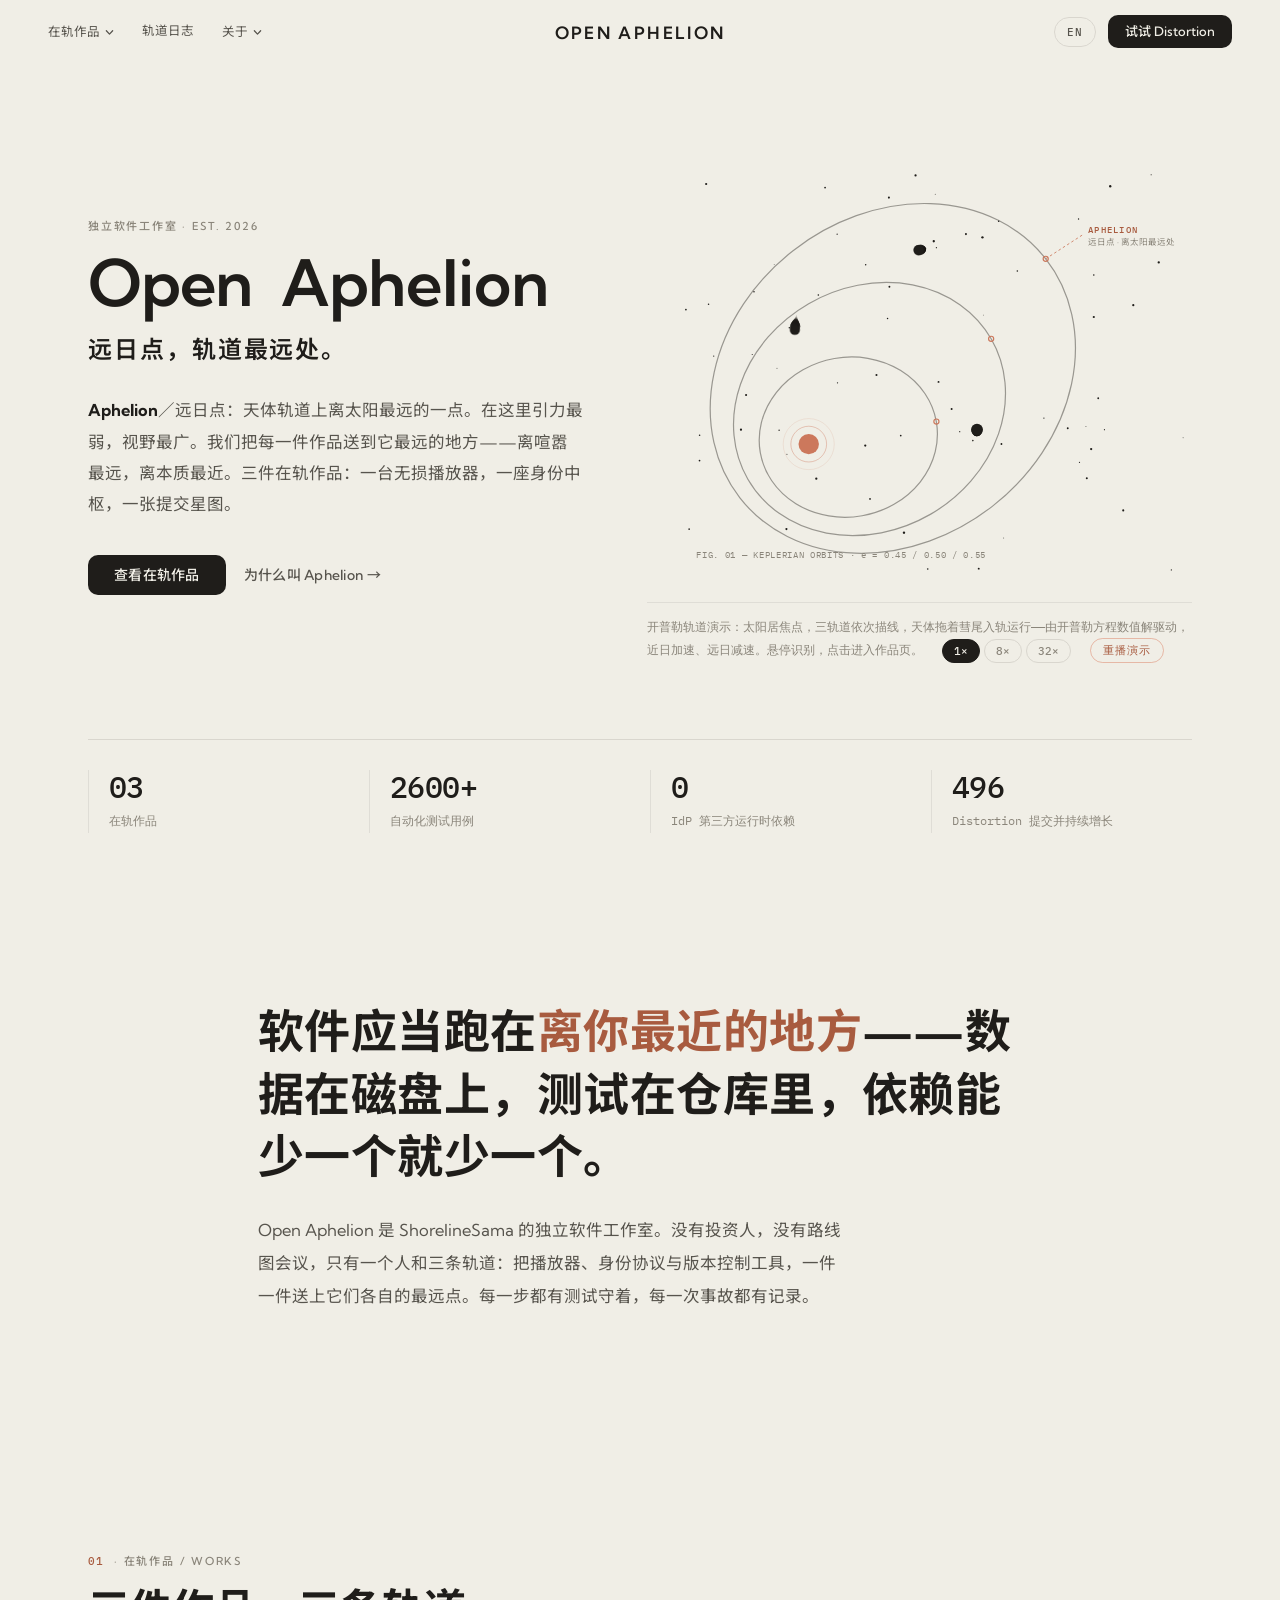
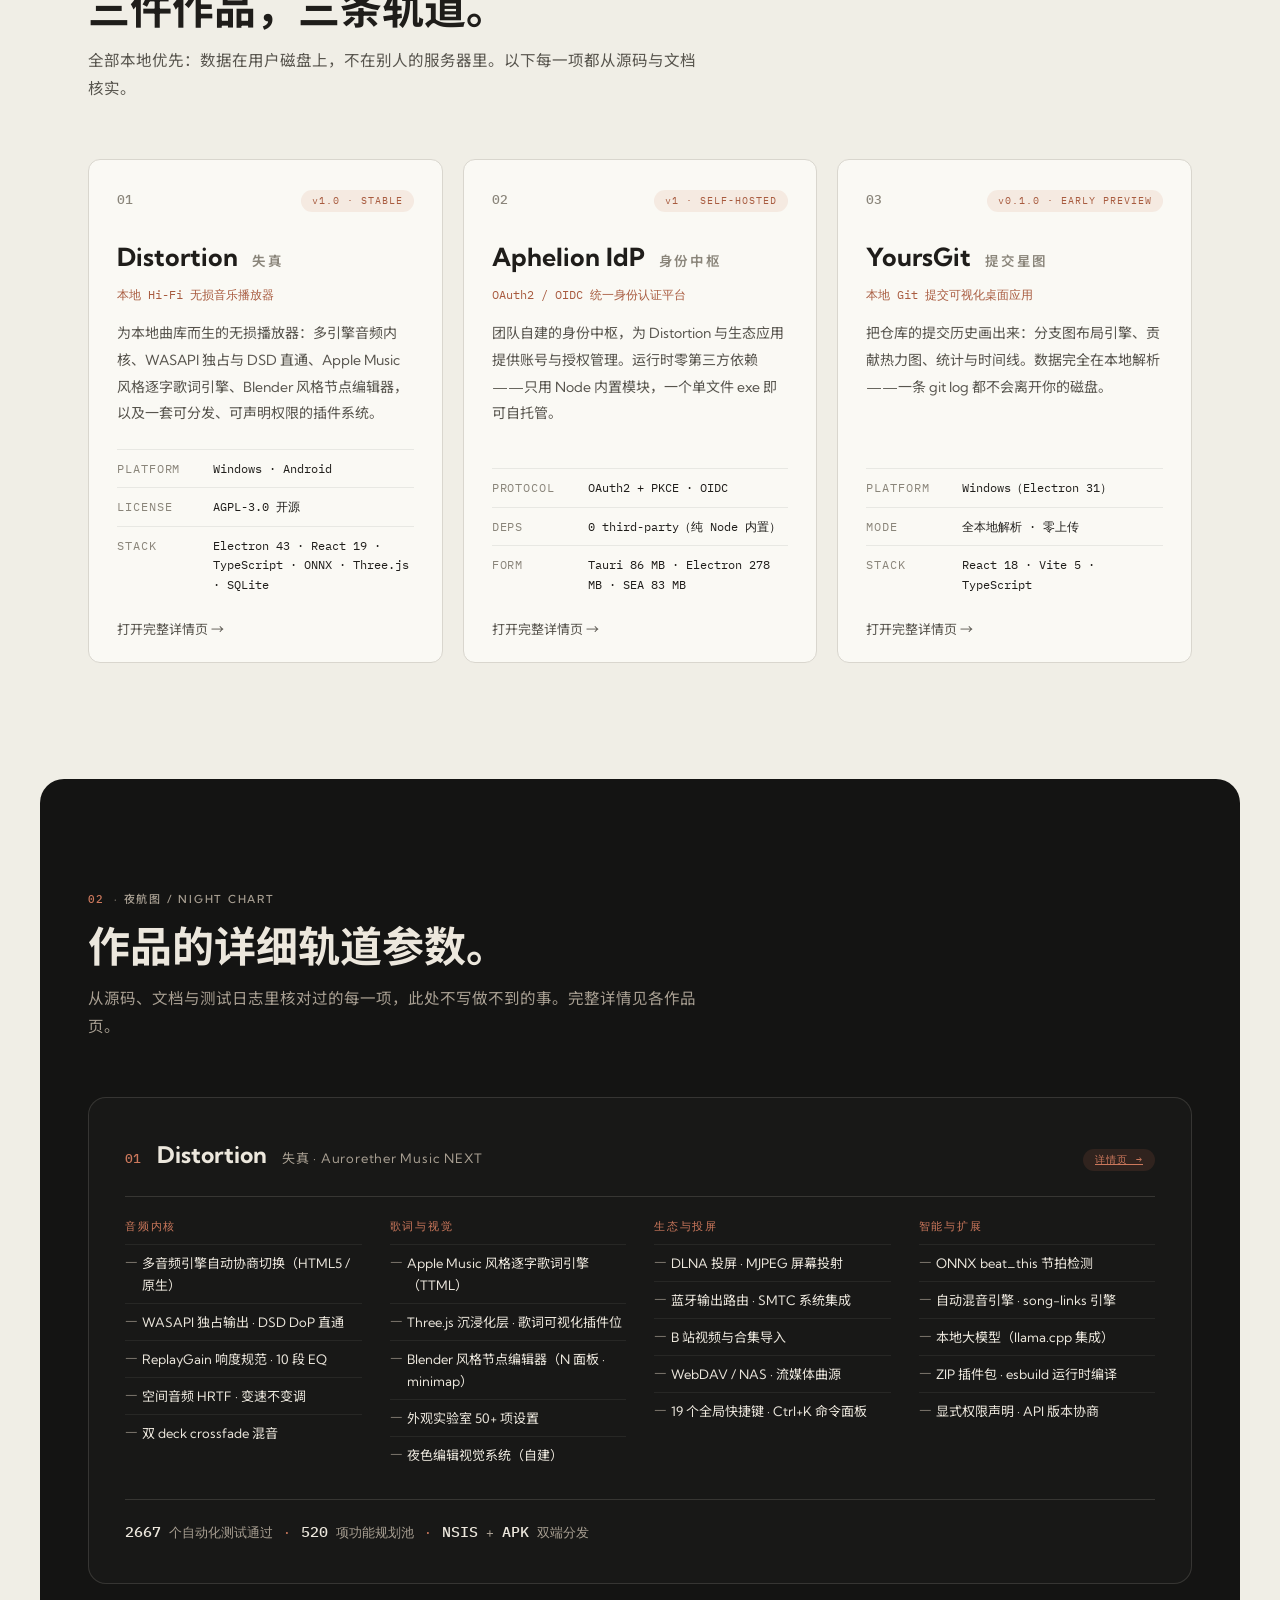
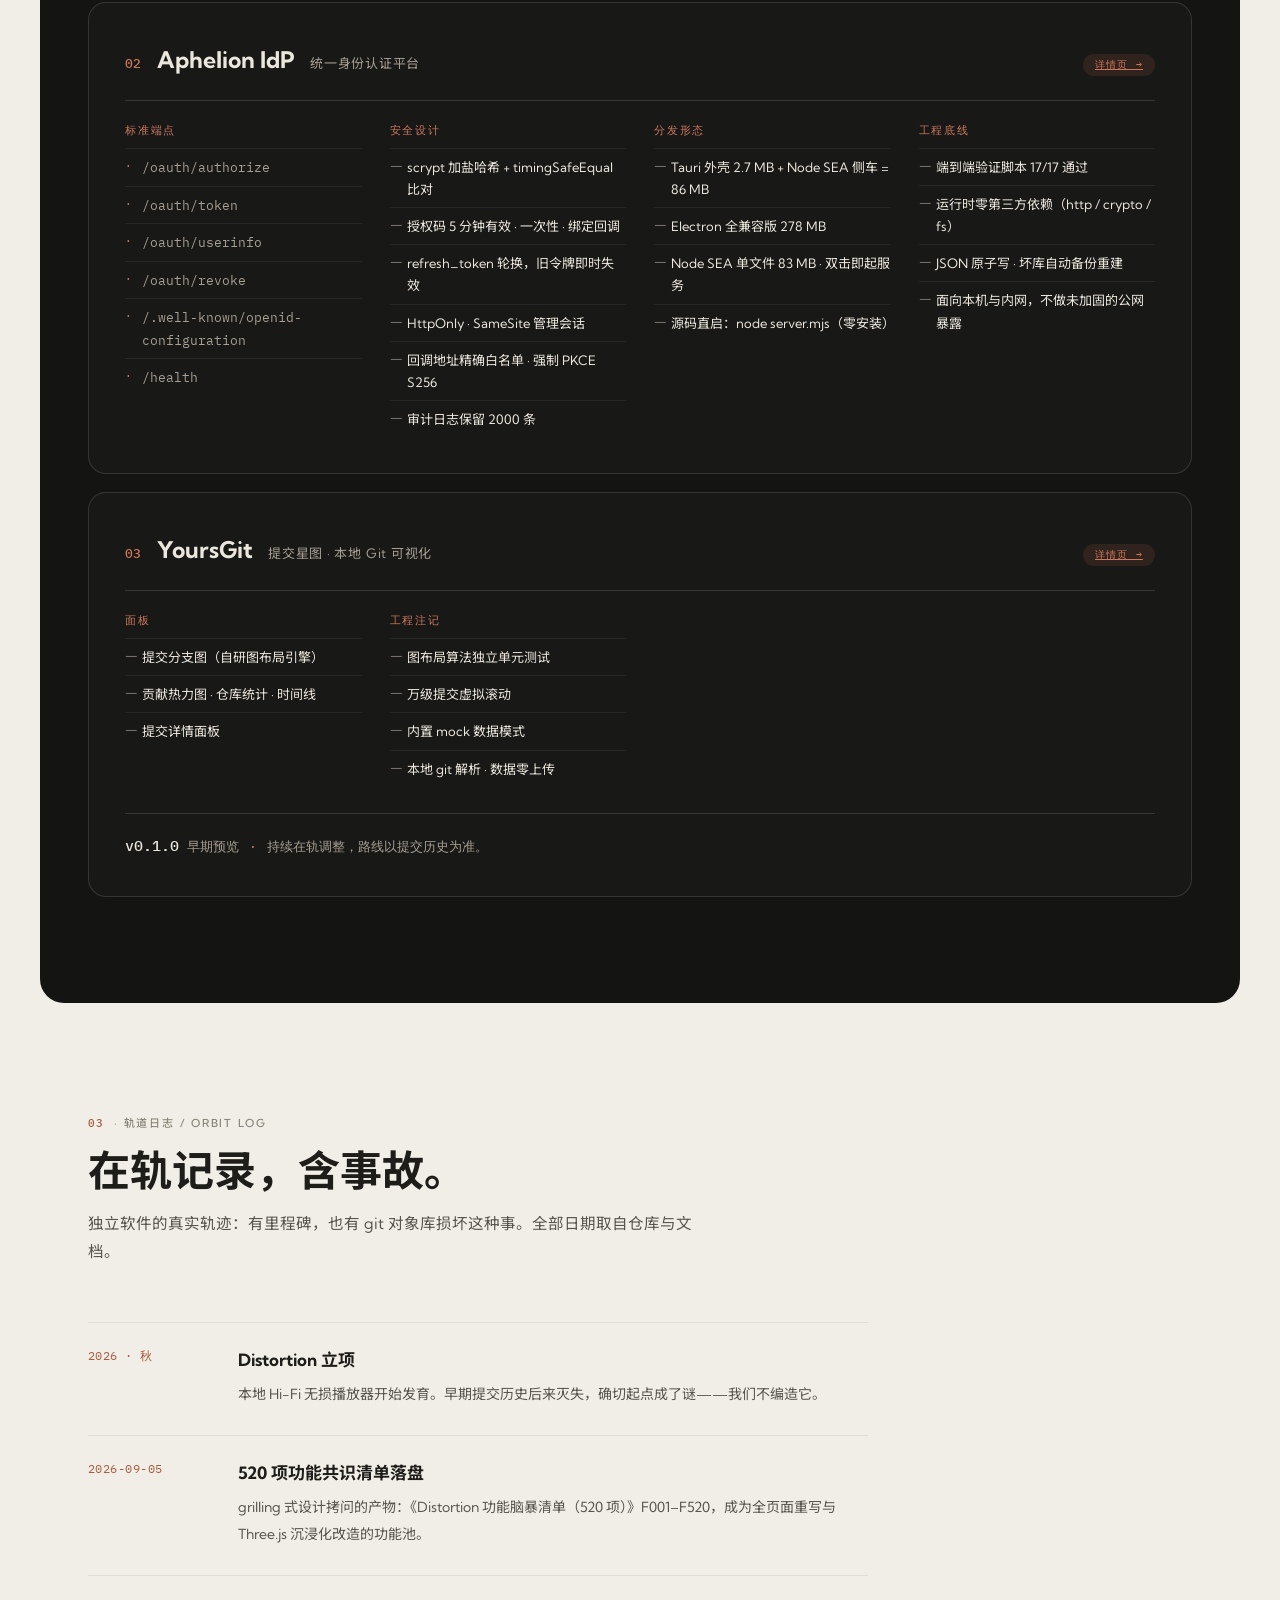
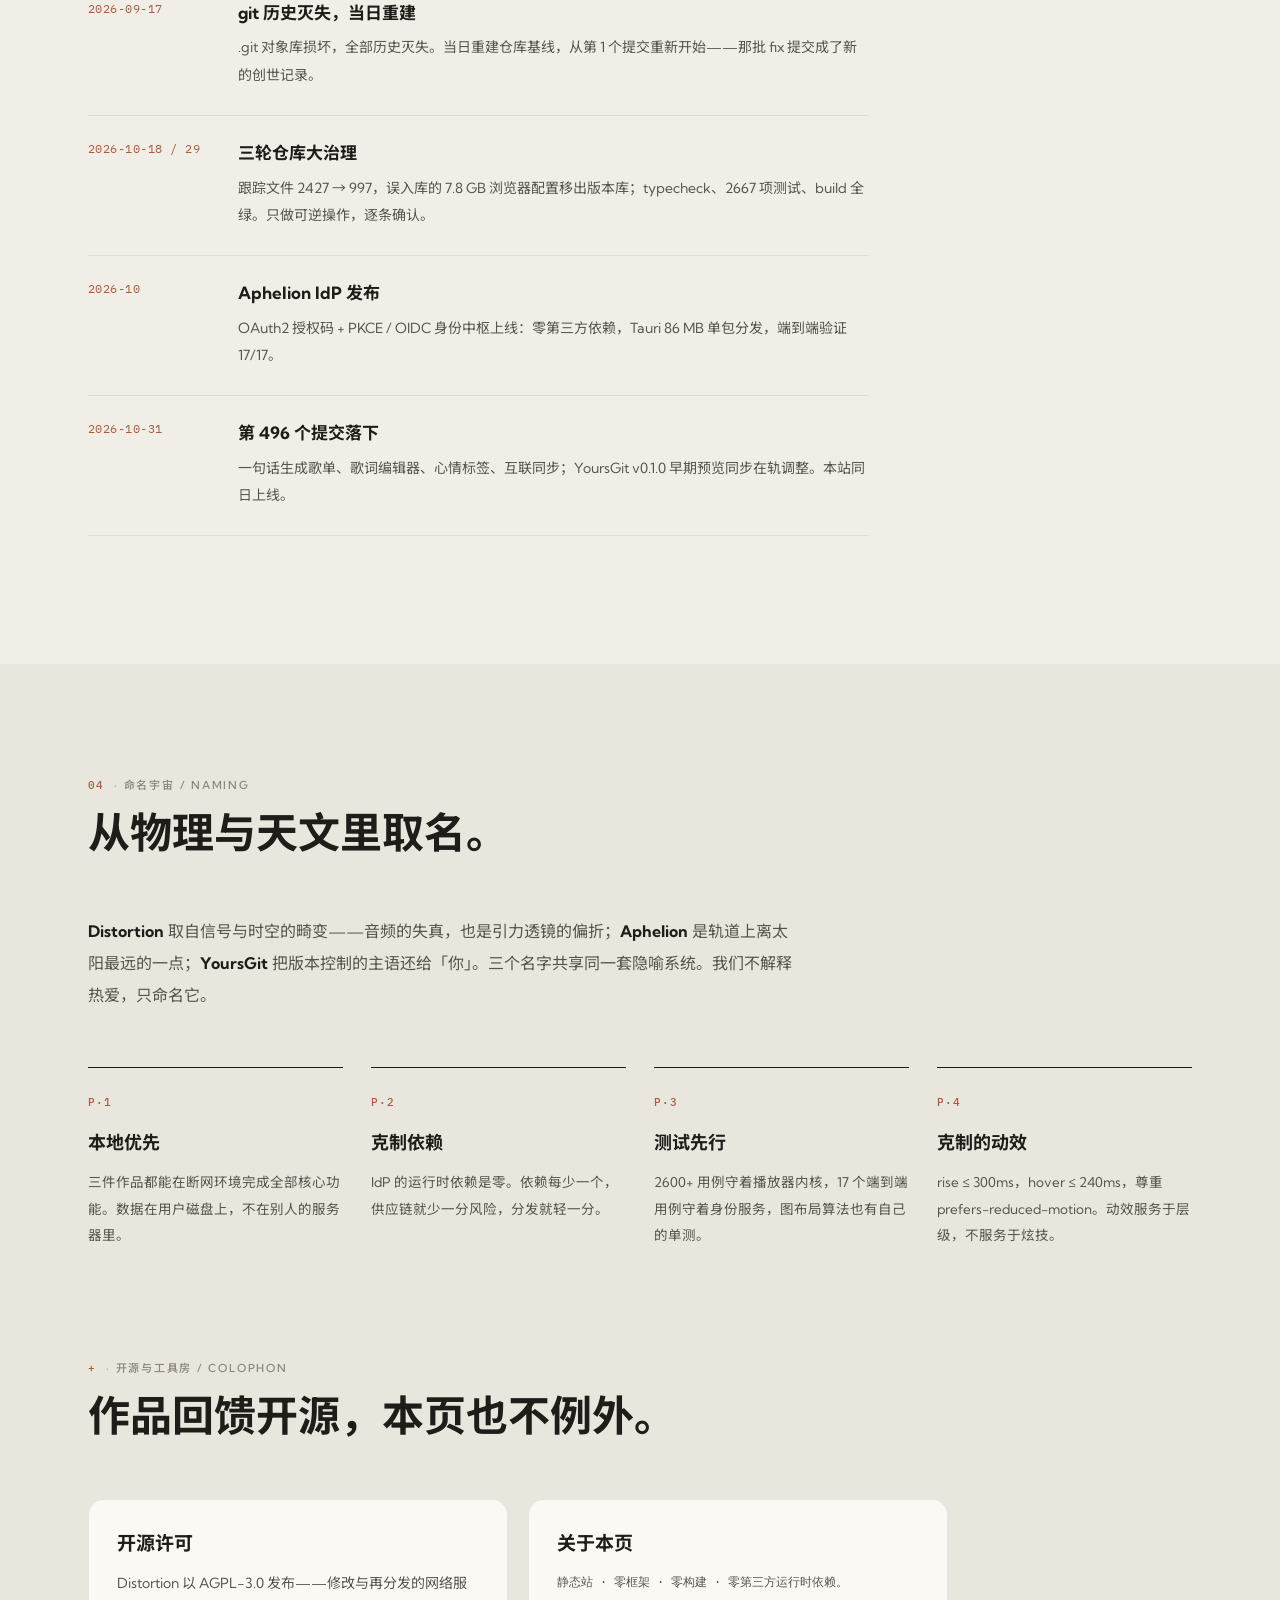
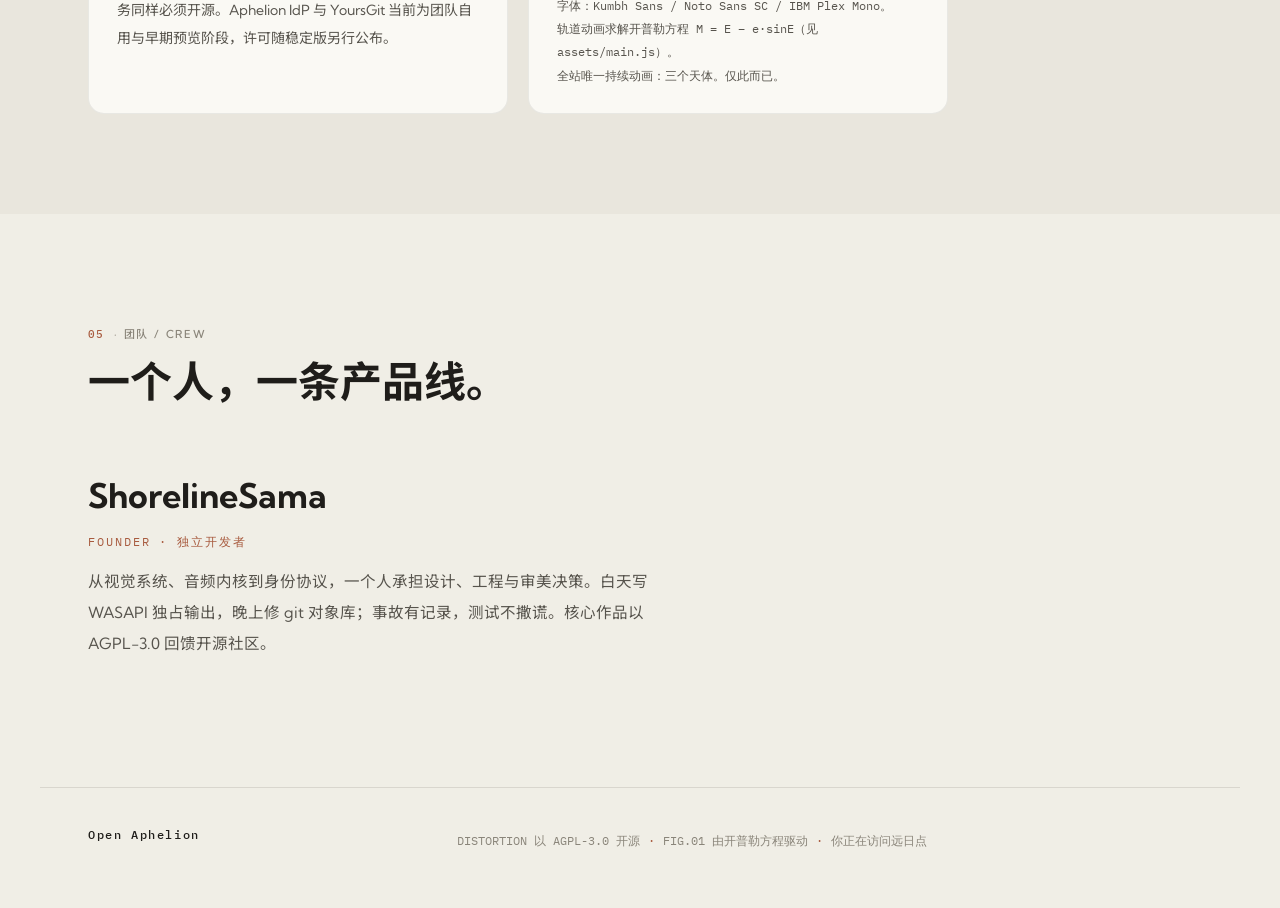
<file: index.html>
<!doctype html>
<html lang="zh-CN">
<head>
  <meta charset="utf-8">
  <meta name="viewport" content="width=device-width, initial-scale=1">
  <title data-zh="Open Aphelion — 远日点上的独立软件工作室" data-en="Open Aphelion — Independent Software Studio at the Aphelion">Open Aphelion — 远日点上的独立软件工作室</title>
  <meta name="description" content="Open Aphelion · ShorelineSama 的独立软件工作室。Distortion 本地 Hi-Fi 无损音乐播放器 / Aphelion IdP 统一身份认证 / YoursGit 提交可视化。">
  <link rel="icon" type="image/svg+xml" href="favicon.svg">
  <link rel="preconnect" href="https://fonts.googleapis.com">
  <link rel="preconnect" href="https://fonts.gstatic.com" crossorigin>
  <link href="https://fonts.googleapis.com/css2?family=Kumbh+Sans:wght@400;500;600;700&family=Noto+Sans+SC:wght@400;500;700&family=IBM+Plex+Mono:wght@400;500&display=swap" rel="stylesheet">
  <link rel="stylesheet" href="assets/style.css">
</head>
<body>

  <!-- ======================= 顶栏 ======================= -->
  <header class="topbar">
    <a class="brand" href="index.html" aria-label="Open Aphelion 首页">
      <span class="brand-name">Open Aphelion</span>
    </a>
    <nav class="topnav" aria-label="主导航">
      <div class="nav-item has-menu">
        <button class="nav-btn" type="button" aria-expanded="false" aria-haspopup="true"><span data-zh="在轨作品" data-en="Works">在轨作品</span><svg class="chev" viewBox="0 0 10 10" focusable="false"><path d="M1.5 3 L5 6.8 L8.5 3" fill="none" stroke="currentColor" stroke-width="1.4" stroke-linecap="round" stroke-linejoin="round"/></svg></button>
        <div class="menu" role="menu">
          <div class="menu-col">
            <p class="menu-title" data-zh="三件作品" data-en="Three works">三件作品</p>
            <a href="distortion.html" role="menuitem"><span data-zh="Distortion" data-en="Distortion">Distortion</span><span class="sub" data-zh="本地 Hi-Fi 无损播放器" data-en="Local Hi-Fi lossless player">本地 Hi-Fi 无损播放器</span></a>
            <a href="idp.html" role="menuitem"><span data-zh="Aphelion IdP" data-en="Aphelion IdP">Aphelion IdP</span><span class="sub" data-zh="统一身份认证 · 零依赖" data-en="Identity provider · zero deps">统一身份认证 · 零依赖</span></a>
            <a href="yoursgit.html" role="menuitem"><span data-zh="YoursGit" data-en="YoursGit">YoursGit</span><span class="sub" data-zh="本地 Git 提交可视化" data-en="Local Git visualization">本地 Git 提交可视化</span></a>
          </div>
          <div class="menu-col">
            <p class="menu-title" data-zh="速览" data-en="Overview">速览</p>
            <a href="index.html#works" role="menuitem" data-zh="作品总览" data-en="Works overview">作品总览</a>
            <a href="index.html#detail" role="menuitem" data-zh="夜航图" data-en="Night chart">夜航图</a>
            <a href="orbit-log.html" role="menuitem" data-zh="轨道日志" data-en="Orbit log">轨道日志</a>
          </div>
        </div>
      </div>
      <a href="orbit-log.html" data-zh="轨道日志" data-en="Orbit Log">轨道日志</a>
      <div class="nav-item has-menu">
        <button class="nav-btn" type="button" aria-expanded="false" aria-haspopup="true"><span data-zh="关于" data-en="About">关于</span><svg class="chev" viewBox="0 0 10 10" focusable="false"><path d="M1.5 3 L5 6.8 L8.5 3" fill="none" stroke="currentColor" stroke-width="1.4" stroke-linecap="round" stroke-linejoin="round"/></svg></button>
        <div class="menu" role="menu">
          <div class="menu-col">
            <p class="menu-title" data-zh="工作室" data-en="Studio">工作室</p>
            <a href="about.html#naming" role="menuitem" data-zh="命名宇宙" data-en="Naming">命名宇宙</a>
            <a href="about.html#principles" role="menuitem" data-zh="工程原则" data-en="Principles">工程原则</a>
            <a href="about.html#team-page" role="menuitem" data-zh="团队" data-en="Crew">团队</a>
            <a href="about.html#colophon" role="menuitem" data-zh="关于本页" data-en="About this page">关于本页</a>
          </div>
        </div>
      </div>
    </nav>
    </div>
    <div class="topbar-right">

      <button class="lang-btn" id="langBtn" type="button">EN</button>

      <a class="nav-cta" href="distortion.html" data-zh="试试 Distortion" data-en="Try Distortion">试试 Distortion</a>

    </div>

  </header>

  <main id="top">

    <!-- ======================= HERO ======================= -->
    <section class="hero">
      <div class="hero-grid">
        <div class="hero-copy">
          <p class="eyebrow reveal"><span data-zh="独立软件工作室 · EST. 2026" data-en="Independent software studio · Est. 2026">独立软件工作室 · EST. 2026</span></p>
          <h1 class="wordmark-hero reveal d1" aria-label="Open Aphelion">
            <span class="wm-open">Open</span>
            <span>Aphelion</span>
          </h1>
          <p class="hero-cn reveal d2" data-zh="远日点，轨道最远处。" data-en="The aphelion — the farthest point of an orbit.">远日点，轨道最远处。</p>
          <p class="lead reveal d2" data-zh-html="<strong>Aphelion</strong>／远日点：天体轨道上离太阳最远的一点。在这里引力最弱，视野最广。我们把每一件作品送到它最远的地方——离喧嚣最远，离本质最近。三件在轨作品：一台无损播放器，一座身份中枢，一张提交星图。" data-en-html="<strong>Aphelion</strong>: the point in an orbit farthest from the sun. Gravity is weakest here, and the view is widest. We send every work to its farthest point — farthest from the noise, closest to the essence. Three works in orbit: a lossless player, an identity hub, a commit chart."><strong>Aphelion</strong>／远日点：天体轨道上离太阳最远的一点。在这里引力最弱，视野最广。我们把每一件作品送到它最远的地方——离喧嚣最远，离本质最近。三件在轨作品：一台无损播放器，一座身份中枢，一张提交星图。</p>
          <div class="hero-cta reveal d3">
            <a class="btn-solid" href="#works" data-zh="查看在轨作品" data-en="View works in orbit">查看在轨作品</a>
            <a class="btn-ghost" href="about.html" data-zh="为什么叫 Aphelion →" data-en="Why Aphelion →">为什么叫 Aphelion →</a>
          </div>
        </div>

        <figure class="orbit-figure reveal d2">
          <svg id="orbitSvg" viewBox="-40 -12 640 512" role="img" aria-label="开普勒轨道图：太阳位于焦点，三个天体沿偏心椭圆运行">
            <!-- 焦点：太阳 -->
            <g class="sun">
              <circle cx="150" cy="330" r="30" class="sun-halo2"/>
              <circle cx="150" cy="330" r="21" class="sun-halo1"/>
              <circle cx="150" cy="330" r="12" class="sun-core"/>
            </g>

            <!-- 轨道 1 · Distortion -->
            <ellipse class="orbit o1" cx="196.5" cy="321.8" rx="105" ry="93.8" transform="rotate(-10 196.5 321.8)"/>
            <!-- 轨道 2 · Aphelion IdP -->
            <ellipse class="orbit o2" cx="221.4" cy="288.8" rx="165" ry="142.9" transform="rotate(-30 221.4 288.8)"/>
            <!-- 轨道 3 · YoursGit -->
            <ellipse class="orbit o3" cx="248.8" cy="252.8" rx="228" ry="190.4" transform="rotate(-38 248.8 252.8)"/>

            <!-- 远日点标记 -->
            <circle cx="300"   cy="303.5" r="3" class="ap-mark"/>
            <circle cx="364.3" cy="206.3" r="3" class="ap-mark"/>
            <circle cx="428.4" cy="112.3" r="3" class="ap-mark"/>
            <line x1="428.4" y1="112.3" x2="472" y2="84" class="ap-line"/>
            <text x="478" y="82" class="ap-label">APHELION</text>
            <text x="478" y="96" class="ap-sub" data-zh="远日点 · 离太阳最远处" data-en="Aphelion · farthest from the sun">远日点 · 离太阳最远处</text>

            <!-- 天体（JS 驱动，真实开普勒运动；初始位置=各自远日点，防闪位） -->
            <g id="body1" class="body" tabindex="0" role="button" aria-label="Distortion — 打开作品页" transform="translate(346.5 295.4)">
              <circle r="7" class="body-dot"/>
              <text class="body-label" dy="-18"><tspan x="0" class="lb-name">DISTORTION</tspan><tspan x="0" dy="13" class="lb-sub">v1.0 · 失真</tspan></text>
            </g>
            <g id="body2" class="body" tabindex="0" role="button" aria-label="Aphelion IdP — 打开作品页" transform="translate(435.7 165)">
              <circle r="6" class="body-dot"/>
              <text class="body-label" dy="-18"><tspan x="0" class="lb-name">APHELION IDP</tspan><tspan x="0" dy="13" class="lb-sub">v1 · 身份中枢</tspan></text>
            </g>
            <g id="body3" class="body" tabindex="0" role="button" aria-label="YoursGit — 打开作品页" transform="translate(428.5 112.4)">
              <circle r="5.5" class="body-dot"/>
              <text class="body-label" dy="-18"><tspan x="0" class="lb-name">YOURSGIT</tspan><tspan x="0" dy="13" class="lb-sub">v0.1.0 · 提交星图</tspan></text>
            </g>

            <!-- 图角注记 -->
            <text x="18" y="464" class="fig-corner">FIG. 01 — KEPLERIAN ORBITS · e = 0.45 / 0.50 / 0.55</text>
          </svg>
          <figcaption>
            <span data-zh="开普勒轨道演示：太阳居焦点，三轨道依次描线，天体拖着彗尾入轨运行——由开普勒方程数值解驱动，近日加速、远日减速。悬停识别，点击进入作品页。" data-en="Keplerian orbit demo: the sun sits at the focus, three orbits draw themselves in, bodies enter with comet tails — driven by a numerical solution of Kepler's equation. Hover to identify, click to open.">开普勒轨道演示：太阳居焦点，三轨道依次描线，天体拖着彗尾入轨运行——由开普勒方程数值解驱动，近日加速、远日减速。悬停识别，点击进入作品页。</span>
            <span class="speed-ctl" role="group" aria-label="时间流速">
              <button class="speed-btn" type="button" data-speed="1" aria-pressed="true">1×</button>
              <button class="speed-btn" type="button" data-speed="8" aria-pressed="false">8×</button>
              <button class="speed-btn" type="button" data-speed="32" aria-pressed="false">32×</button>
            </span>
            <button class="replay-btn" id="replayBtn" type="button" data-zh="重播演示" data-en="Replay">重播演示</button>
          </figcaption>
        </figure>
      </div>

      <ul class="hero-stats reveal">
        <li><b>03</b><span data-zh="在轨作品" data-en="Works in orbit">在轨作品</span></li>
        <li><b>2600+</b><span data-zh="自动化测试用例" data-en="Automated tests">自动化测试用例</span></li>
        <li><b>0</b><span data-zh="IdP 第三方运行时依赖" data-en="Third-party deps in IdP">IdP 第三方运行时依赖</span></li>
        <li><b>496</b><span data-zh="Distortion 提交并持续增长" data-en="Distortion commits and counting">Distortion 提交并持续增长</span></li>
      </ul>
    </section>

    <!-- ======================= 宣言 ======================= -->
    <section class="manifesto">
      <h2 class="reveal" data-zh-html="软件应当跑在<em>离你最近的地方</em>——数据在磁盘上，测试在仓库里，依赖能少一个就少一个。" data-en-html="Software should run <em>closest to you</em> — data on your disk, tests in the repo, one dependency less wherever possible.">软件应当跑在<em>离你最近的地方</em>——数据在磁盘上，测试在仓库里，依赖能少一个就少一个。</h2>
      <p class="reveal d1" data-zh="Open Aphelion 是 ShorelineSama 的独立软件工作室。没有投资人，没有路线图会议，只有一个人和三条轨道：把播放器、身份协议与版本控制工具，一件一件送上它们各自的最远点。每一步都有测试守着，每一次事故都有记录。" data-en="Open Aphelion is the independent software studio of ShorelineSama. No investors, no roadmap meetings — one person and three orbits: sending a player, an identity protocol and a version-control tool to their farthest points, one by one. Every step is guarded by tests, every incident is on record.">Open Aphelion 是 ShorelineSama 的独立软件工作室。没有投资人，没有路线图会议，只有一个人和三条轨道：把播放器、身份协议与版本控制工具，一件一件送上它们各自的最远点。每一步都有测试守着，每一次事故都有记录。</p>
    </section>

    <!-- ======================= 01 在轨作品 ======================= -->
    <section class="sec" id="works">
      <header class="sec-head reveal">
        <p class="eyebrow"><em>01</em>· <span data-zh="在轨作品 / WORKS" data-en="Works in orbit / WORKS">在轨作品 / WORKS</span></p>
        <h2 data-zh="三件作品，三条轨道。" data-en="Three works, three orbits.">三件作品，三条轨道。</h2>
        <p class="sec-sub" data-zh="全部本地优先：数据在用户磁盘上，不在别人的服务器里。以下每一项都从源码与文档核实。" data-en="Local-first, all of them: data lives on the user's disk, not on someone else's server. Every claim below is verified against source and docs.">全部本地优先：数据在用户磁盘上，不在别人的服务器里。以下每一项都从源码与文档核实。</p>
      </header>

      <div class="cards">

        <article class="card reveal" id="card-distortion">
          <div class="card-top">
            <span class="card-no">01</span>
            <span class="chip">v1.0 · STABLE</span>
          </div>
          <h3 class="card-title">Distortion <span class="card-cn" data-zh="失真" data-en="distortion">失真</span></h3>
          <p class="card-role" data-zh="本地 Hi-Fi 无损音乐播放器" data-en="Local Hi-Fi lossless music player">本地 Hi-Fi 无损音乐播放器</p>
          <p class="card-desc" data-zh="为本地曲库而生的无损播放器：多引擎音频内核、WASAPI 独占与 DSD 直通、Apple Music 风格逐字歌词引擎、Blender 风格节点编辑器，以及一套可分发、可声明权限的插件系统。" data-en="A lossless player built for local libraries: a multi-engine audio kernel, WASAPI exclusive and DSD passthrough, an Apple-Music-style word-synced lyrics engine, a Blender-style node editor, and a distributable permission-declaring plugin system.">为本地曲库而生的无损播放器：多引擎音频内核、WASAPI 独占与 DSD 直通、Apple Music 风格逐字歌词引擎、Blender 风格节点编辑器，以及一套可分发、可声明权限的插件系统。</p>
          <dl class="card-meta">
            <div><dt>PLATFORM</dt><dd>Windows · Android</dd></div>
            <div><dt>LICENSE</dt><dd data-zh="AGPL-3.0 开源" data-en="AGPL-3.0 open source">AGPL-3.0 开源</dd></div>
            <div><dt>STACK</dt><dd>Electron 43 · React 19 · TypeScript · ONNX · Three.js · SQLite</dd></div>
          </dl>
          <a class="card-link" href="distortion.html" data-zh="打开完整详情页 →" data-en="Open full page →">打开完整详情页 →</a>
        </article>

        <article class="card reveal d1" id="card-idp">
          <div class="card-top">
            <span class="card-no">02</span>
            <span class="chip">v1 · SELF-HOSTED</span>
          </div>
          <h3 class="card-title">Aphelion IdP <span class="card-cn" data-zh="身份中枢" data-en="identity hub">身份中枢</span></h3>
          <p class="card-role" data-zh="OAuth2 / OIDC 统一身份认证平台" data-en="OAuth2 / OIDC identity provider">OAuth2 / OIDC 统一身份认证平台</p>
          <p class="card-desc" data-zh="团队自建的身份中枢，为 Distortion 与生态应用提供账号与授权管理。运行时零第三方依赖——只用 Node 内置模块，一个单文件 exe 即可自托管。" data-en="A self-built identity hub managing accounts and authorizations for Distortion and ecosystem apps. Zero third-party runtime dependencies — Node built-ins only; a single-file exe is all it takes to self-host.">团队自建的身份中枢，为 Distortion 与生态应用提供账号与授权管理。运行时零第三方依赖——只用 Node 内置模块，一个单文件 exe 即可自托管。</p>
          <dl class="card-meta">
            <div><dt>PROTOCOL</dt><dd>OAuth2 + PKCE · OIDC</dd></div>
            <div><dt>DEPS</dt><dd data-zh="0 third-party（纯 Node 内置）" data-en="0 third-party (Node built-ins only)">0 third-party（纯 Node 内置）</dd></div>
            <div><dt>FORM</dt><dd>Tauri 86 MB · Electron 278 MB · SEA 83 MB</dd></div>
          </dl>
          <a class="card-link" href="idp.html" data-zh="打开完整详情页 →" data-en="Open full page →">打开完整详情页 →</a>
        </article>

        <article class="card reveal d2" id="card-yoursgit">
          <div class="card-top">
            <span class="card-no">03</span>
            <span class="chip">v0.1.0 · EARLY PREVIEW</span>
          </div>
          <h3 class="card-title">YoursGit <span class="card-cn" data-zh="提交星图" data-en="commit chart">提交星图</span></h3>
          <p class="card-role" data-zh="本地 Git 提交可视化桌面应用" data-en="Local Git commit visualization">本地 Git 提交可视化桌面应用</p>
          <p class="card-desc" data-zh="把仓库的提交历史画出来：分支图布局引擎、贡献热力图、统计与时间线。数据完全在本地解析——一条 git log 都不会离开你的磁盘。" data-en="Draw your repository's history: a branch-graph layout engine, contribution heatmap, stats and timeline. Everything is parsed locally — not a single git log leaves your disk.">把仓库的提交历史画出来：分支图布局引擎、贡献热力图、统计与时间线。数据完全在本地解析——一条 git log 都不会离开你的磁盘。</p>
          <dl class="card-meta">
            <div><dt>PLATFORM</dt><dd>Windows（Electron 31）</dd></div>
            <div><dt>MODE</dt><dd data-zh="全本地解析 · 零上传" data-en="Fully local · zero upload">全本地解析 · 零上传</dd></div>
            <div><dt>STACK</dt><dd>React 18 · Vite 5 · TypeScript</dd></div>
          </dl>
          <a class="card-link" href="yoursgit.html" data-zh="打开完整详情页 →" data-en="Open full page →">打开完整详情页 →</a>
        </article>

      </div>
    </section>

    <!-- ======================= 02 夜航图（深色反转段） ======================= -->
    <section class="sec night" id="detail">
      <header class="sec-head reveal">
        <p class="eyebrow"><em>02</em>· <span data-zh="夜航图 / NIGHT CHART" data-en="Night chart / NIGHT CHART">夜航图 / NIGHT CHART</span></p>
        <h2 data-zh="作品的详细轨道参数。" data-en="Detailed orbital parameters.">作品的详细轨道参数。</h2>
        <p class="sec-sub" data-zh="从源码、文档与测试日志里核对过的每一项，此处不写做不到的事。完整详情见各作品页。" data-en="Every item verified against source, docs and test logs — nothing promised that isn't built. Full pages per work.">从源码、文档与测试日志里核对过的每一项，此处不写做不到的事。完整详情见各作品页。</p>
      </header>

      <!-- Distortion -->
      <article class="panel reveal" id="detail-distortion">
        <div class="panel-head">
          <span class="panel-no">01</span>
          <h3>Distortion <span data-zh="失真 · Aurorether Music NEXT" data-en="distortion · Aurorether Music NEXT">失真 · Aurorether Music NEXT</span></h3>
          <a class="panel-flag" href="distortion.html" data-zh="详情页 →" data-en="Full page →">详情页 →</a>
        </div>
        <div class="panel-grid">
          <div class="pgroup">
            <h4 data-zh="音频内核" data-en="Audio kernel">音频内核</h4>
            <ul>
              <li data-zh="多音频引擎自动协商切换（HTML5 / 原生）" data-en="Multi-engine audio with auto negotiation (HTML5 / native)">多音频引擎自动协商切换（HTML5 / 原生）</li>
              <li data-zh="WASAPI 独占输出 · DSD DoP 直通" data-en="WASAPI exclusive output · DSD DoP passthrough">WASAPI 独占输出 · DSD DoP 直通</li>
              <li data-zh="ReplayGain 响度规范 · 10 段 EQ" data-en="ReplayGain loudness · 10-band EQ">ReplayGain 响度规范 · 10 段 EQ</li>
              <li data-zh="空间音频 HRTF · 变速不变调" data-en="Spatial audio HRTF · pitch-locked tempo">空间音频 HRTF · 变速不变调</li>
              <li data-zh="双 deck crossfade 混音" data-en="Dual-deck crossfade mixing">双 deck crossfade 混音</li>
            </ul>
          </div>
          <div class="pgroup">
            <h4 data-zh="歌词与视觉" data-en="Lyrics & visuals">歌词与视觉</h4>
            <ul>
              <li data-zh="Apple Music 风格逐字歌词引擎（TTML）" data-en="Apple-Music-style word-synced lyrics (TTML)">Apple Music 风格逐字歌词引擎（TTML）</li>
              <li data-zh="Three.js 沉浸化层 · 歌词可视化插件位" data-en="Three.js immersion layer · lyrics visualizer slots">Three.js 沉浸化层 · 歌词可视化插件位</li>
              <li data-zh="Blender 风格节点编辑器（N 面板 · minimap）" data-en="Blender-style node editor (N-panel · minimap)">Blender 风格节点编辑器（N 面板 · minimap）</li>
              <li data-zh="外观实验室 50+ 项设置" data-en="Appearance lab with 50+ settings">外观实验室 50+ 项设置</li>
              <li data-zh="夜色编辑视觉系统（自建）" data-en="Editorial Nocturne visual system (in-house)">夜色编辑视觉系统（自建）</li>
            </ul>
          </div>
          <div class="pgroup">
            <h4 data-zh="生态与投屏" data-en="Ecosystem & casting">生态与投屏</h4>
            <ul>
              <li data-zh="DLNA 投屏 · MJPEG 屏幕投射" data-en="DLNA casting · MJPEG screen projection">DLNA 投屏 · MJPEG 屏幕投射</li>
              <li data-zh="蓝牙输出路由 · SMTC 系统集成" data-en="Bluetooth routing · SMTC integration">蓝牙输出路由 · SMTC 系统集成</li>
              <li data-zh="B 站视频与合集导入" data-en="Bilibili video & collection import">B 站视频与合集导入</li>
              <li data-zh="WebDAV / NAS · 流媒体曲源" data-en="WebDAV / NAS · streaming sources">WebDAV / NAS · 流媒体曲源</li>
              <li data-zh="19 个全局快捷键 · Ctrl+K 命令面板" data-en="19 global shortcuts · Ctrl+K command palette">19 个全局快捷键 · Ctrl+K 命令面板</li>
            </ul>
          </div>
          <div class="pgroup">
            <h4 data-zh="智能与扩展" data-en="Intelligence & extensions">智能与扩展</h4>
            <ul>
              <li data-zh="ONNX beat_this 节拍检测" data-en="ONNX beat_this beat detection">ONNX beat_this 节拍检测</li>
              <li data-zh="自动混音引擎 · song-links 引擎" data-en="Auto-mix engine · song-links engine">自动混音引擎 · song-links 引擎</li>
              <li data-zh="本地大模型（llama.cpp 集成）" data-en="On-device LLM (llama.cpp)">本地大模型（llama.cpp 集成）</li>
              <li data-zh="ZIP 插件包 · esbuild 运行时编译" data-en="ZIP plugin packs · esbuild runtime compile">ZIP 插件包 · esbuild 运行时编译</li>
              <li data-zh="显式权限声明 · API 版本协商" data-en="Explicit permissions · API version negotiation">显式权限声明 · API 版本协商</li>
            </ul>
          </div>
        </div>
        <p class="panel-nums"><b>2667</b> <span data-zh="个自动化测试通过" data-en="automated tests passing">个自动化测试通过</span><i>·</i><b>520</b> <span data-zh="项功能规划池" data-en="item feature pool">项功能规划池</span><i>·</i><b>NSIS</b> + <b>APK</b> <span data-zh="双端分发" data-en="dual-platform distribution">双端分发</span></p>
      </article>

      <!-- Aphelion IdP -->
      <article class="panel reveal" id="detail-idp">
        <div class="panel-head">
          <span class="panel-no">02</span>
          <h3>Aphelion IdP <span data-zh="统一身份认证平台" data-en="Unified identity provider">统一身份认证平台</span></h3>
          <a class="panel-flag" href="idp.html" data-zh="详情页 →" data-en="Full page →">详情页 →</a>
        </div>
        <div class="panel-grid two">
          <div class="pgroup">
            <h4 data-zh="标准端点" data-en="Standard endpoints">标准端点</h4>
            <ul class="mono-list">
              <li>/oauth/authorize</li>
              <li>/oauth/token</li>
              <li>/oauth/userinfo</li>
              <li>/oauth/revoke</li>
              <li>/.well-known/openid-configuration</li>
              <li>/health</li>
            </ul>
          </div>
          <div class="pgroup">
            <h4 data-zh="安全设计" data-en="Security design">安全设计</h4>
            <ul>
              <li data-zh="scrypt 加盐哈希 + timingSafeEqual 比对" data-en="scrypt salted hashing + timingSafeEqual">scrypt 加盐哈希 + timingSafeEqual 比对</li>
              <li data-zh="授权码 5 分钟有效 · 一次性 · 绑定回调" data-en="Codes valid 5 min · single-use · bound to redirect">授权码 5 分钟有效 · 一次性 · 绑定回调</li>
              <li data-zh="refresh_token 轮换，旧令牌即时失效" data-en="refresh_token rotation, instant revocation">refresh_token 轮换，旧令牌即时失效</li>
              <li data-zh="HttpOnly · SameSite 管理会话" data-en="HttpOnly · SameSite admin sessions">HttpOnly · SameSite 管理会话</li>
              <li data-zh="回调地址精确白名单 · 强制 PKCE S256" data-en="Exact redirect whitelist · PKCE S256 enforced">回调地址精确白名单 · 强制 PKCE S256</li>
              <li data-zh="审计日志保留 2000 条" data-en="Audit log keeps last 2000 entries">审计日志保留 2000 条</li>
            </ul>
          </div>
          <div class="pgroup">
            <h4 data-zh="分发形态" data-en="Distribution">分发形态</h4>
            <ul>
              <li data-zh="Tauri 外壳 2.7 MB + Node SEA 侧车 = 86 MB" data-en="Tauri shell 2.7 MB + Node SEA sidecar = 86 MB">Tauri 外壳 2.7 MB + Node SEA 侧车 = 86 MB</li>
              <li data-zh="Electron 全兼容版 278 MB" data-en="Electron compatibility build 278 MB">Electron 全兼容版 278 MB</li>
              <li data-zh="Node SEA 单文件 83 MB · 双击即起服务" data-en="Node SEA single file 83 MB · double-click to serve">Node SEA 单文件 83 MB · 双击即起服务</li>
              <li data-zh="源码直启：node server.mjs（零安装）" data-en="Run from source: node server.mjs (zero install)">源码直启：node server.mjs（零安装）</li>
            </ul>
          </div>
          <div class="pgroup">
            <h4 data-zh="工程底线" data-en="Engineering floor">工程底线</h4>
            <ul>
              <li data-zh="端到端验证脚本 17/17 通过" data-en="End-to-end verification 17/17 passing">端到端验证脚本 17/17 通过</li>
              <li data-zh="运行时零第三方依赖（http / crypto / fs）" data-en="Zero third-party runtime (http / crypto / fs)">运行时零第三方依赖（http / crypto / fs）</li>
              <li data-zh="JSON 原子写 · 坏库自动备份重建" data-en="Atomic JSON writes · auto backup on corruption">JSON 原子写 · 坏库自动备份重建</li>
              <li data-zh="面向本机与内网，不做未加固的公网暴露" data-en="For localhost & LAN — no unhardened public exposure">面向本机与内网，不做未加固的公网暴露</li>
            </ul>
          </div>
        </div>
      </article>

      <!-- YoursGit -->
      <article class="panel reveal" id="detail-yoursgit">
        <div class="panel-head">
          <span class="panel-no">03</span>
          <h3>YoursGit <span data-zh="提交星图 · 本地 Git 可视化" data-en="Commit chart · local Git visualization">提交星图 · 本地 Git 可视化</span></h3>
          <a class="panel-flag" href="yoursgit.html" data-zh="详情页 →" data-en="Full page →">详情页 →</a>
        </div>
        <div class="panel-grid two">
          <div class="pgroup">
            <h4 data-zh="面板" data-en="Panels">面板</h4>
            <ul>
              <li data-zh="提交分支图（自研图布局引擎）" data-en="Commit branch graph (in-house layout engine)">提交分支图（自研图布局引擎）</li>
              <li data-zh="贡献热力图 · 仓库统计 · 时间线" data-en="Contribution heatmap · repo stats · timeline">贡献热力图 · 仓库统计 · 时间线</li>
              <li data-zh="提交详情面板" data-en="Commit detail panel">提交详情面板</li>
            </ul>
          </div>
          <div class="pgroup">
            <h4 data-zh="工程注记" data-en="Engineering notes">工程注记</h4>
            <ul>
              <li data-zh="图布局算法独立单元测试" data-en="Dedicated unit tests for graph layout">图布局算法独立单元测试</li>
              <li data-zh="万级提交虚拟滚动" data-en="Virtual scrolling for 10k+ commits">万级提交虚拟滚动</li>
              <li data-zh="内置 mock 数据模式" data-en="Built-in mock data mode">内置 mock 数据模式</li>
              <li data-zh="本地 git 解析 · 数据零上传" data-en="Local git parsing · zero upload">本地 git 解析 · 数据零上传</li>
            </ul>
          </div>
        </div>
        <p class="panel-nums"><b>v0.1.0</b> <span data-zh="早期预览" data-en="early preview">早期预览</span><i>·</i><span data-zh="持续在轨调整，路线以提交历史为准。" data-en="Continuously adjusted in orbit; the roadmap is the commit history.">持续在轨调整，路线以提交历史为准。</span></p>
      </article>
    </section>

    <!-- ======================= 03 轨道日志 ======================= -->
    <section class="sec" id="log">
      <header class="sec-head reveal">
        <p class="eyebrow"><em>03</em>· <span data-zh="轨道日志 / ORBIT LOG" data-en="Orbit log / ORBIT LOG">轨道日志 / ORBIT LOG</span></p>
        <h2 data-zh="在轨记录，含事故。" data-en="Orbit records, incidents included.">在轨记录，含事故。</h2>
        <p class="sec-sub" data-zh="独立软件的真实轨迹：有里程碑，也有 git 对象库损坏这种事。全部日期取自仓库与文档。" data-en="The honest trajectory of indie software: milestones, and corrupted git object stores too. All dates from repos and docs.">独立软件的真实轨迹：有里程碑，也有 git 对象库损坏这种事。全部日期取自仓库与文档。</p>
      </header>
      <ol class="log">
        <li class="reveal">
          <span class="log-time">2026 · <span data-zh="秋" data-en="Autumn">秋</span></span>
          <div class="log-body">
            <b data-zh="Distortion 立项" data-en="Distortion begins">Distortion 立项</b>
            <p data-zh="本地 Hi-Fi 无损播放器开始发育。早期提交历史后来灭失，确切起点成了谜——我们不编造它。" data-en="The local Hi-Fi lossless player starts growing. Its early commit history was later lost — the exact beginning is a mystery, and we won't invent one.">本地 Hi-Fi 无损播放器开始发育。早期提交历史后来灭失，确切起点成了谜——我们不编造它。</p>
          </div>
        </li>
        <li class="reveal">
          <span class="log-time">2026-09-05</span>
          <div class="log-body">
            <b data-zh="520 项功能共识清单落盘" data-en="A 520-item feature list lands">520 项功能共识清单落盘</b>
            <p data-zh="grilling 式设计拷问的产物：《Distortion 功能脑暴清单（520 项）》F001–F520，成为全页面重写与 Three.js 沉浸化改造的功能池。" data-en="Product of grilling-style design interrogation: the 520-item Distortion feature brainstorm (F001–F520), now the feature pool for the full rewrite and Three.js immersion.">grilling 式设计拷问的产物：《Distortion 功能脑暴清单（520 项）》F001–F520，成为全页面重写与 Three.js 沉浸化改造的功能池。</p>
          </div>
        </li>
        <li class="reveal">
          <span class="log-time">2026-09-17</span>
          <div class="log-body">
            <b data-zh="git 历史灭失，当日重建" data-en="Git history lost, rebuilt same day">git 历史灭失，当日重建</b>
            <p data-zh=".git 对象库损坏，全部历史灭失。当日重建仓库基线，从第 1 个提交重新开始——那批 fix 提交成了新的创世记录。" data-en="The .git object store corrupted and all history was lost. The repo baseline was rebuilt the same day, starting again from commit #1 — those fixes became the new genesis record.">.git 对象库损坏，全部历史灭失。当日重建仓库基线，从第 1 个提交重新开始——那批 fix 提交成了新的创世记录。</p>
          </div>
        </li>
        <li class="reveal">
          <span class="log-time">2026-10-18 / 29</span>
          <div class="log-body">
            <b data-zh="三轮仓库大治理" data-en="Three rounds of repo hygiene">三轮仓库大治理</b>
            <p data-zh="跟踪文件 2427 → 997，误入库的 7.8 GB 浏览器配置移出版本库；typecheck、2667 项测试、build 全绿。只做可逆操作，逐条确认。" data-en="Tracked files 2427 → 997; 7.8 GB of mistakenly committed browser profiles moved out. Typecheck, 2667 tests and build all green. Reversible operations only, confirmed item by item.">跟踪文件 2427 → 997，误入库的 7.8 GB 浏览器配置移出版本库；typecheck、2667 项测试、build 全绿。只做可逆操作，逐条确认。</p>
          </div>
        </li>
        <li class="reveal">
          <span class="log-time">2026-10</span>
          <div class="log-body">
            <b data-zh="Aphelion IdP 发布" data-en="Aphelion IdP ships">Aphelion IdP 发布</b>
            <p data-zh="OAuth2 授权码 + PKCE / OIDC 身份中枢上线：零第三方依赖，Tauri 86 MB 单包分发，端到端验证 17/17。" data-en="The OAuth2 authorization-code + PKCE / OIDC identity hub goes live: zero third-party dependencies, 86 MB Tauri single package, end-to-end verification 17/17.">OAuth2 授权码 + PKCE / OIDC 身份中枢上线：零第三方依赖，Tauri 86 MB 单包分发，端到端验证 17/17。</p>
          </div>
        </li>
        <li class="reveal">
          <span class="log-time">2026-10-31</span>
          <div class="log-body">
            <b data-zh="第 496 个提交落下" data-en="Commit #496 lands">第 496 个提交落下</b>
            <p data-zh="一句话生成歌单、歌词编辑器、心情标签、互联同步；YoursGit v0.1.0 早期预览同步在轨调整。本站同日上线。" data-en="Playlist-from-a-sentence, lyrics editor, mood tags, sync components; YoursGit v0.1.0 early preview adjusting in orbit. This site launched the same day.">一句话生成歌单、歌词编辑器、心情标签、互联同步；YoursGit v0.1.0 早期预览同步在轨调整。本站同日上线。</p>
          </div>
        </li>
      </ol>
    </section>

    <!-- ======================= 04 命名宇宙 ======================= -->
    <div class="tint tint-wrap">
      <section class="sec" id="philosophy">
        <header class="sec-head reveal">
          <p class="eyebrow"><em>04</em>· <span data-zh="命名宇宙 / NAMING" data-en="Naming / NAMING">命名宇宙 / NAMING</span></p>
          <h2 data-zh="从物理与天文里取名。" data-en="Names from physics and astronomy.">从物理与天文里取名。</h2>
        </header>
        <p class="prose reveal" data-zh-html="<strong>Distortion</strong> 取自信号与时空的畸变——音频的失真，也是引力透镜的偏折；<strong>Aphelion</strong> 是轨道上离太阳最远的一点；<strong>YoursGit</strong> 把版本控制的主语还给「你」。三个名字共享同一套隐喻系统。我们不解释热爱，只命名它。" data-en-html="<strong>Distortion</strong> comes from the warping of signals and spacetime — audio clipping, and the bending of light by a gravitational lens. <strong>Aphelion</strong> is the farthest point of an orbit from the sun. <strong>YoursGit</strong> hands the subject of version control back to <i>you</i>. Three names, one metaphor system. We don't explain the love; we just name it."><strong>Distortion</strong> 取自信号与时空的畸变——音频的失真，也是引力透镜的偏折；<strong>Aphelion</strong> 是轨道上离太阳最远的一点；<strong>YoursGit</strong> 把版本控制的主语还给「你」。三个名字共享同一套隐喻系统。我们不解释热爱，只命名它。</p>

        <div class="principles">
          <div class="principle reveal">
            <span class="p-no">P·1</span>
            <h3 data-zh="本地优先" data-en="Local first">本地优先</h3>
            <p data-zh="三件作品都能在断网环境完成全部核心功能。数据在用户磁盘上，不在别人的服务器里。" data-en="All three works complete their core functions offline. Data lives on the user's disk, not on someone else's server.">三件作品都能在断网环境完成全部核心功能。数据在用户磁盘上，不在别人的服务器里。</p>
          </div>
          <div class="principle reveal d1">
            <span class="p-no">P·2</span>
            <h3 data-zh="克制依赖" data-en="Minimal deps">克制依赖</h3>
            <p data-zh="IdP 的运行时依赖是零。依赖每少一个，供应链就少一分风险，分发就轻一分。" data-en="The IdP has zero runtime dependencies. Every dependency removed is one less supply-chain risk and a lighter ship.">IdP 的运行时依赖是零。依赖每少一个，供应链就少一分风险，分发就轻一分。</p>
          </div>
          <div class="principle reveal d2">
            <span class="p-no">P·3</span>
            <h3 data-zh="测试先行" data-en="Test first">测试先行</h3>
            <p data-zh="2600+ 用例守着播放器内核，17 个端到端用例守着身份服务，图布局算法也有自己的单测。" data-en="2600+ cases guard the player kernel, 17 end-to-end cases guard the identity service, and the graph layout has its own unit tests.">2600+ 用例守着播放器内核，17 个端到端用例守着身份服务，图布局算法也有自己的单测。</p>
          </div>
          <div class="principle reveal d3">
            <span class="p-no">P·4</span>
            <h3 data-zh="克制的动效" data-en="Restrained motion">克制的动效</h3>
            <p data-zh="rise ≤ 300ms，hover ≤ 240ms，尊重 prefers-reduced-motion。动效服务于层级，不服务于炫技。" data-en="rise ≤ 300ms, hover ≤ 240ms, prefers-reduced-motion respected. Motion serves hierarchy, not showing off.">rise ≤ 300ms，hover ≤ 240ms，尊重 prefers-reduced-motion。动效服务于层级，不服务于炫技。</p>
          </div>
        </div>
      </section>

      <!-- ======================= 开源与关于本页 ======================= -->
      <section class="sec" id="open">
        <header class="sec-head reveal">
          <p class="eyebrow"><em>+</em>· <span data-zh="开源与工具房 / COLOPHON" data-en="Open source & colophon">开源与工具房 / COLOPHON</span></p>
          <h2 data-zh="作品回馈开源，本页也不例外。" data-en="Works give back to open source — so does this page.">作品回馈开源，本页也不例外。</h2>
        </header>
        <div class="openbox">
          <div class="open-cell reveal">
            <h3 data-zh="开源许可" data-en="Licensing">开源许可</h3>
            <p data-zh="Distortion 以 AGPL-3.0 发布——修改与再分发的网络服务同样必须开源。Aphelion IdP 与 YoursGit 当前为团队自用与早期预览阶段，许可随稳定版另行公布。" data-en="Distortion is released under AGPL-3.0 — network services from modified versions must open-source alike. Aphelion IdP and YoursGit are in team-use and early-preview stages; licenses will be announced with stable releases.">Distortion 以 AGPL-3.0 发布——修改与再分发的网络服务同样必须开源。Aphelion IdP 与 YoursGit 当前为团队自用与早期预览阶段，许可随稳定版另行公布。</p>
          </div>
          <div class="open-cell reveal d1">
            <h3 data-zh="关于本页" data-en="About this page">关于本页</h3>
            <p class="mono" data-zh-html="静态站 · 零框架 · 零构建 · 零第三方运行时依赖。<br>字体：Kumbh Sans / Noto Sans SC / IBM Plex Mono。<br>轨道动画求解开普勒方程 M = E − e·sinE（见 assets/main.js）。<br>全站唯一持续动画：三个天体。仅此而已。" data-en-html="Static site · zero frameworks · zero build · zero third-party runtime.<br>Type: Kumbh Sans / Noto Sans SC / IBM Plex Mono.<br>The orbit demo solves Kepler's equation M = E − e·sinE (see assets/main.js).<br>The only continuous animation on this site: three bodies. That's it.">静态站 · 零框架 · 零构建 · 零第三方运行时依赖。<br>字体：Kumbh Sans / Noto Sans SC / IBM Plex Mono。<br>轨道动画求解开普勒方程 M = E − e·sinE（见 assets/main.js）。<br>全站唯一持续动画：三个天体。仅此而已。</p>
          </div>
        </div>
      </section>
    </div>

    <!-- ======================= 05 团队 ======================= -->
    <section class="sec team" id="team">
      <header class="sec-head reveal">
        <p class="eyebrow"><em>05</em>· <span data-zh="团队 / CREW" data-en="Crew / CREW">团队 / CREW</span></p>
        <h2 data-zh="一个人，一条产品线。" data-en="One person, one product line.">一个人，一条产品线。</h2>
      </header>
      <div class="crew reveal">
        <p class="crew-name">ShorelineSama</p>
        <p class="crew-role" data-zh="FOUNDER · 独立开发者" data-en="FOUNDER · Indie developer">FOUNDER · 独立开发者</p>
        <p class="crew-bio" data-zh="从视觉系统、音频内核到身份协议，一个人承担设计、工程与审美决策。白天写 WASAPI 独占输出，晚上修 git 对象库；事故有记录，测试不撒谎。核心作品以 AGPL-3.0 回馈开源社区。" data-en="From visual systems and audio kernels to identity protocols, one person carries design, engineering and taste. Writes WASAPI exclusive output by day, repairs git object stores by night; incidents on record, tests don't lie. Core works give back to open source under AGPL-3.0.">从视觉系统、音频内核到身份协议，一个人承担设计、工程与审美决策。白天写 WASAPI 独占输出，晚上修 git 对象库；事故有记录，测试不撒谎。核心作品以 AGPL-3.0 回馈开源社区。</p>
      </div>
    </section>

  </main>

  <!-- ======================= FOOTER ======================= -->
  <footer class="foot">
    <p class="foot-brand" aria-label="Open Aphelion"><b>Open Aphelion</b></p>
    <p data-zh-html="DISTORTION 以 AGPL-3.0 开源<i>·</i>FIG.01 由开普勒方程驱动<i>·</i>你正在访问远日点" data-en-html="DISTORTION is open source under AGPL-3.0<i>·</i>FIG.01 is driven by Kepler's equation<i>·</i>You are at the aphelion">DISTORTION 以 AGPL-3.0 开源<i>·</i>字标的 o 是一条倾斜轨道，橙点即远日点<i>·</i>FIG.01 由开普勒方程驱动</p>
    <p>&nbsp;</p>
  </footer>

  <script src="assets/main.js"></script>
</body>
</html>
</file>
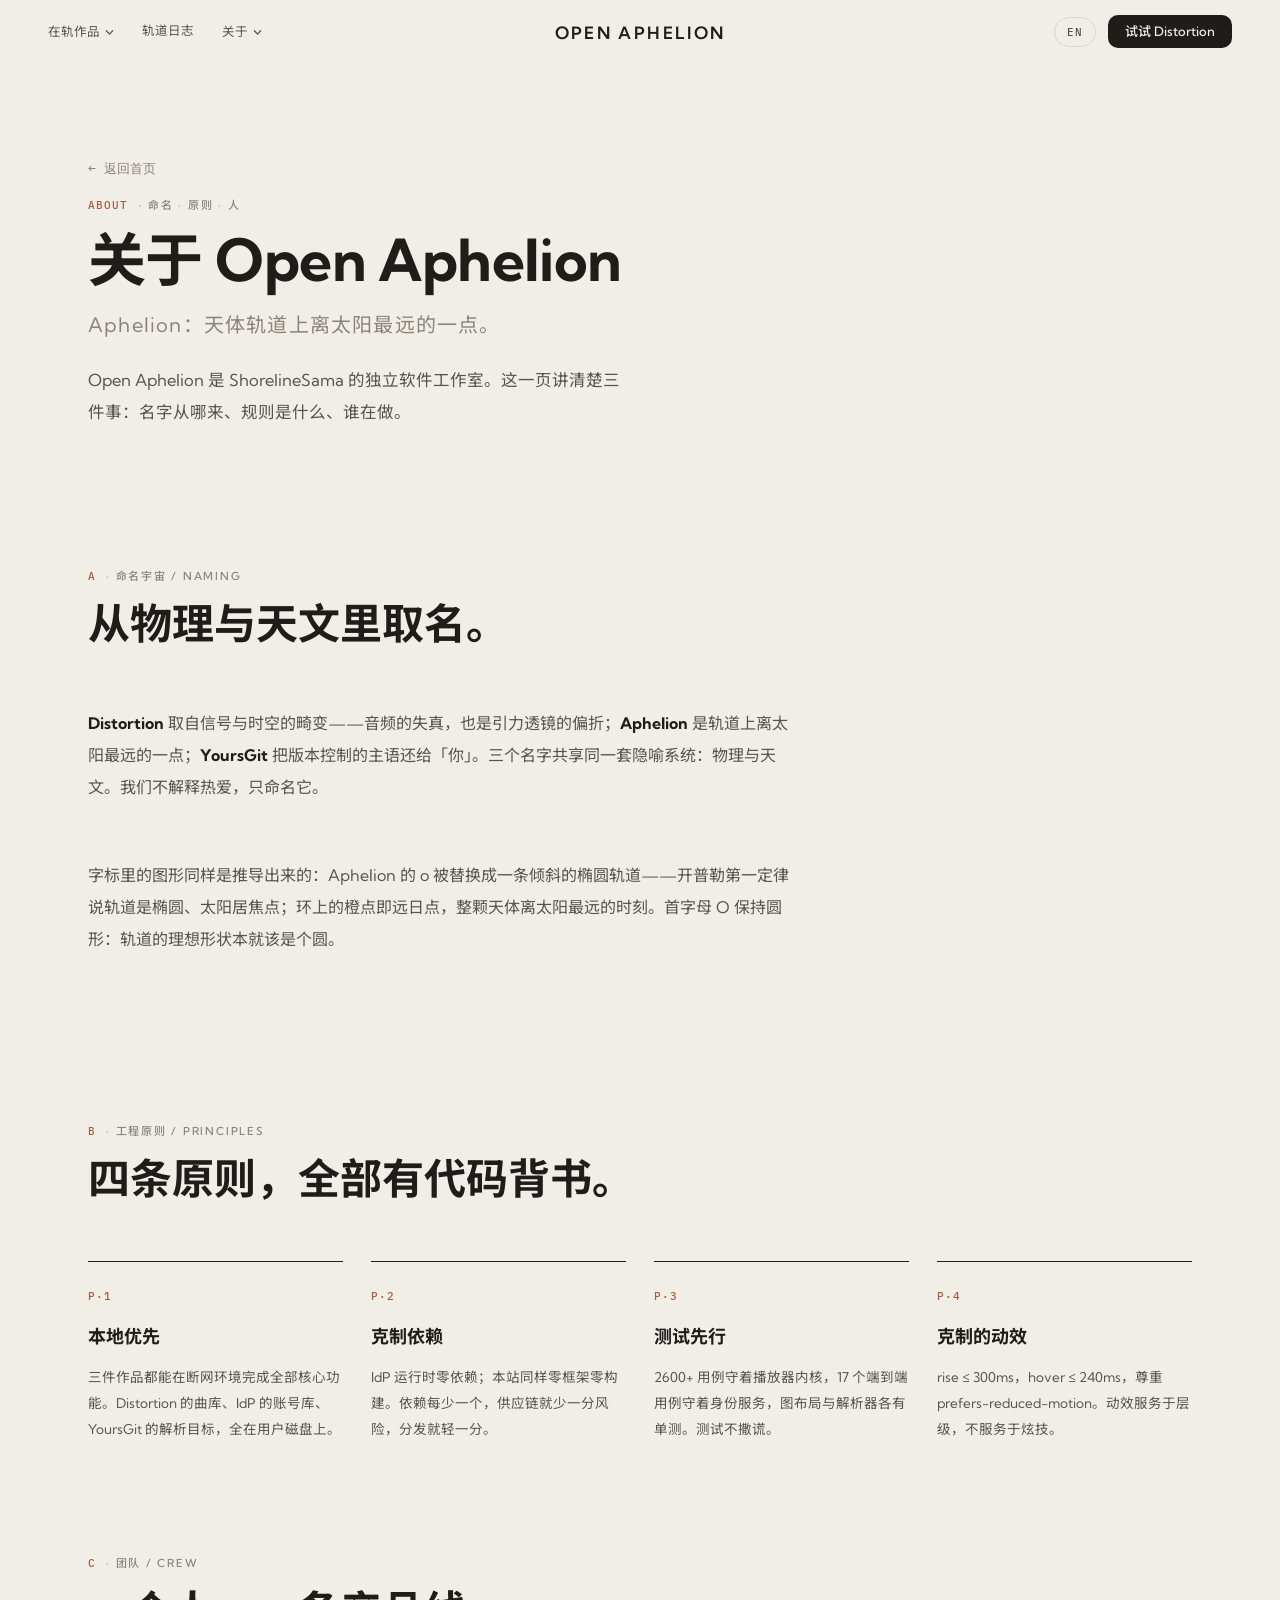
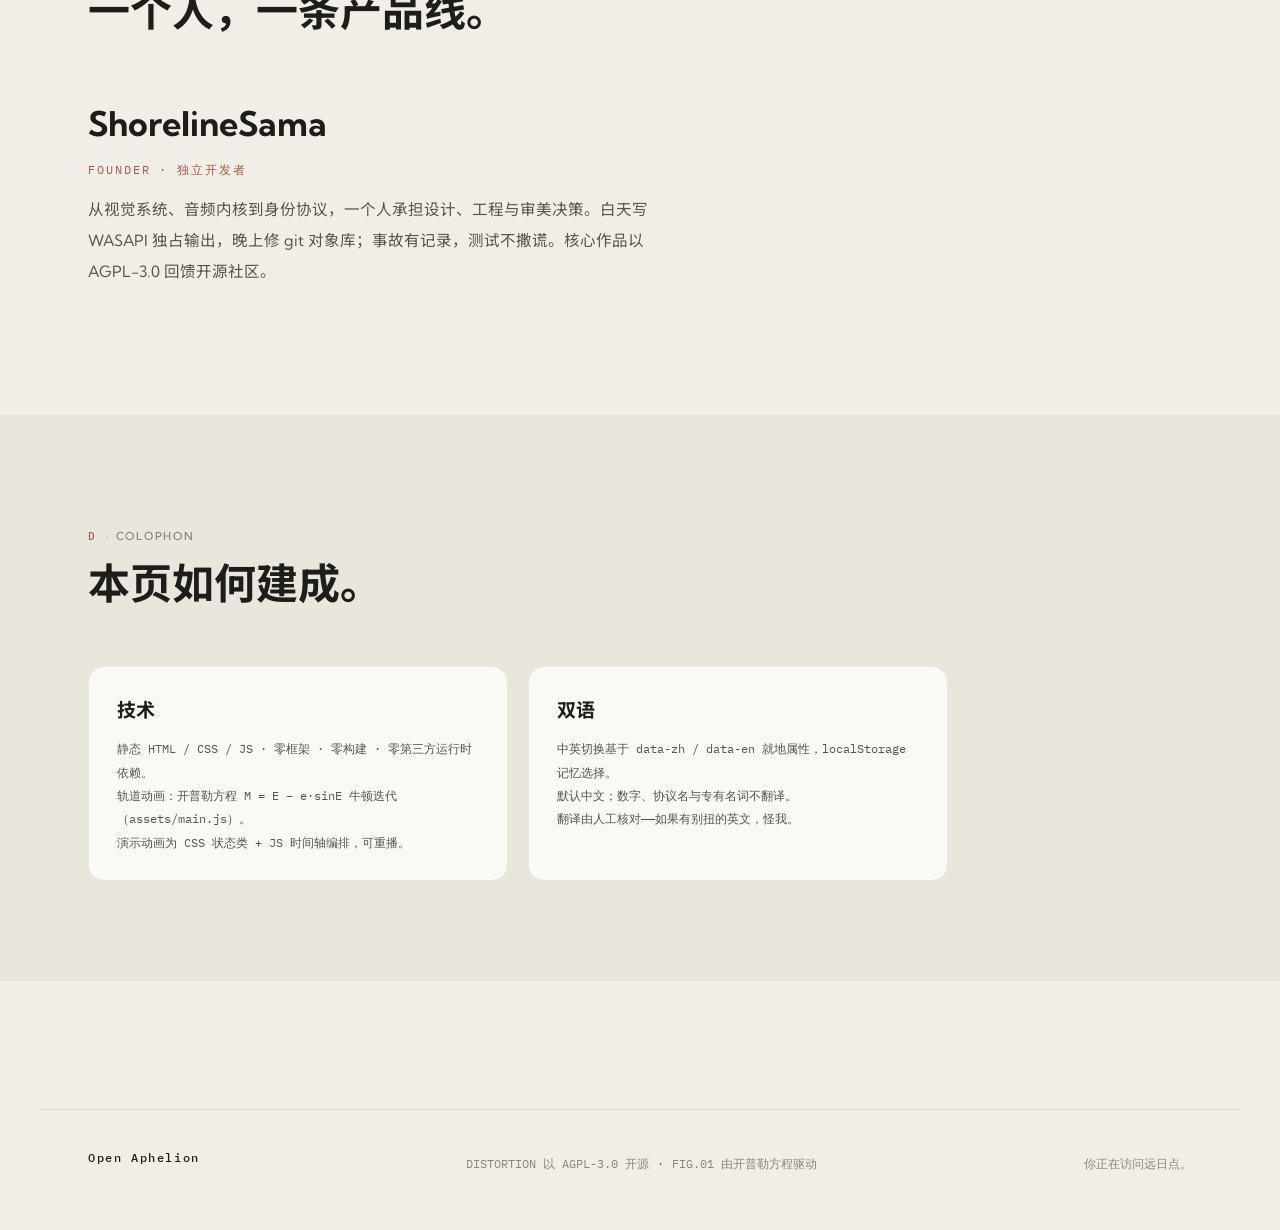
<file: about.html>
<!doctype html>
<html lang="zh-CN">
<head>
  <meta charset="utf-8">
  <meta name="viewport" content="width=device-width, initial-scale=1">
  <title data-zh="关于 — 命名宇宙与工程原则 · Open Aphelion" data-en="About — Naming & Engineering Principles · Open Aphelion">关于 — 命名宇宙与工程原则 · Open Aphelion</title>
  <link rel="icon" type="image/svg+xml" href="favicon.svg">
  <link rel="preconnect" href="https://fonts.googleapis.com">
  <link rel="preconnect" href="https://fonts.gstatic.com" crossorigin>
  <link href="https://fonts.googleapis.com/css2?family=Kumbh+Sans:wght@400;500;600;700&family=Noto+Sans+SC:wght@400;500;700&family=IBM+Plex+Mono:wght@400;500&display=swap" rel="stylesheet">
  <link rel="stylesheet" href="assets/style.css">
</head>
<body>

  <header class="topbar">
    <a class="brand" href="index.html" aria-label="Open Aphelion 首页">
      <span class="brand-name">Open Aphelion</span>
    </a>
    <nav class="topnav" aria-label="主导航">
      <div class="nav-item has-menu">
        <button class="nav-btn" type="button" aria-expanded="false" aria-haspopup="true"><span data-zh="在轨作品" data-en="Works">在轨作品</span><svg class="chev" viewBox="0 0 10 10" focusable="false"><path d="M1.5 3 L5 6.8 L8.5 3" fill="none" stroke="currentColor" stroke-width="1.4" stroke-linecap="round" stroke-linejoin="round"/></svg></button>
        <div class="menu" role="menu">
          <div class="menu-col">
            <p class="menu-title" data-zh="三件作品" data-en="Three works">三件作品</p>
            <a href="distortion.html" role="menuitem"><span data-zh="Distortion" data-en="Distortion">Distortion</span><span class="sub" data-zh="本地 Hi-Fi 无损播放器" data-en="Local Hi-Fi lossless player">本地 Hi-Fi 无损播放器</span></a>
            <a href="idp.html" role="menuitem"><span data-zh="Aphelion IdP" data-en="Aphelion IdP">Aphelion IdP</span><span class="sub" data-zh="统一身份认证 · 零依赖" data-en="Identity provider · zero deps">统一身份认证 · 零依赖</span></a>
            <a href="yoursgit.html" role="menuitem"><span data-zh="YoursGit" data-en="YoursGit">YoursGit</span><span class="sub" data-zh="本地 Git 提交可视化" data-en="Local Git visualization">本地 Git 提交可视化</span></a>
          </div>
          <div class="menu-col">
            <p class="menu-title" data-zh="速览" data-en="Overview">速览</p>
            <a href="index.html#works" role="menuitem" data-zh="作品总览" data-en="Works overview">作品总览</a>
            <a href="index.html#detail" role="menuitem" data-zh="夜航图" data-en="Night chart">夜航图</a>
            <a href="orbit-log.html" role="menuitem" data-zh="轨道日志" data-en="Orbit log">轨道日志</a>
          </div>
        </div>
      </div>
      <a href="orbit-log.html" data-zh="轨道日志" data-en="Orbit Log">轨道日志</a>
      <div class="nav-item has-menu">
        <button class="nav-btn" type="button" aria-expanded="false" aria-haspopup="true"><span data-zh="关于" data-en="About">关于</span><svg class="chev" viewBox="0 0 10 10" focusable="false"><path d="M1.5 3 L5 6.8 L8.5 3" fill="none" stroke="currentColor" stroke-width="1.4" stroke-linecap="round" stroke-linejoin="round"/></svg></button>
        <div class="menu" role="menu">
          <div class="menu-col">
            <p class="menu-title" data-zh="工作室" data-en="Studio">工作室</p>
            <a href="about.html#naming" role="menuitem" data-zh="命名宇宙" data-en="Naming">命名宇宙</a>
            <a href="about.html#principles" role="menuitem" data-zh="工程原则" data-en="Principles">工程原则</a>
            <a href="about.html#team-page" role="menuitem" data-zh="团队" data-en="Crew">团队</a>
            <a href="about.html#colophon" role="menuitem" data-zh="关于本页" data-en="About this page">关于本页</a>
          </div>
        </div>
      </div>
    </nav>
    </div>
    <div class="topbar-right">

      <button class="lang-btn" id="langBtn" type="button">EN</button>

      <a class="nav-cta" href="distortion.html" data-zh="试试 Distortion" data-en="Try Distortion">试试 Distortion</a>

    </div>

  </header>

  <main>
    <section class="subhero">
      <a class="backlink" href="index.html" data-zh="← 返回首页" data-en="← Back home">← 返回首页</a>
      <p class="eyebrow"><em>ABOUT</em>· <span data-zh="命名 · 原则 · 人" data-en="Naming · Principles · People">命名 · 原则 · 人</span></p>
      <h1 data-zh="关于 Open Aphelion" data-en="About Open Aphelion">关于 Open Aphelion</h1>
      <p class="sub-cn" data-zh="Aphelion：天体轨道上离太阳最远的一点。" data-en="Aphelion: the point of an orbit farthest from the sun.">Aphelion：天体轨道上离太阳最远的一点。</p>
      <p class="lead" data-zh="Open Aphelion 是 ShorelineSama 的独立软件工作室。这一页讲清楚三件事：名字从哪来、规则是什么、谁在做。" data-en="Open Aphelion is the independent studio of ShorelineSama. This page answers three things: where the names come from, what the rules are, and who does it.">Open Aphelion 是 ShorelineSama 的独立软件工作室。这一页讲清楚三件事：名字从哪来、规则是什么、谁在做。</p>
    </section>

    <section class="sec" id="naming">
      <header class="sec-head reveal">
        <p class="eyebrow"><em>A</em>· <span data-zh="命名宇宙 / NAMING" data-en="Naming / NAMING">命名宇宙 / NAMING</span></p>
        <h2 data-zh="从物理与天文里取名。" data-en="Names from physics and astronomy.">从物理与天文里取名。</h2>
      </header>
      <p class="prose reveal" data-zh-html="<strong>Distortion</strong> 取自信号与时空的畸变——音频的失真，也是引力透镜的偏折；<strong>Aphelion</strong> 是轨道上离太阳最远的一点；<strong>YoursGit</strong> 把版本控制的主语还给「你」。三个名字共享同一套隐喻系统：物理与天文。我们不解释热爱，只命名它。" data-en-html="<strong>Distortion</strong> comes from the warping of signals and spacetime — audio clipping, and the bending of light by a gravitational lens. <strong>Aphelion</strong> is the farthest point of an orbit from the sun. <strong>YoursGit</strong> hands the subject of version control back to <i>you</i>. One metaphor system: physics and astronomy. We don't explain the love; we just name it."><strong>Distortion</strong> 取自信号与时空的畸变——音频的失真，也是引力透镜的偏折；<strong>Aphelion</strong> 是轨道上离太阳最远的一点；<strong>YoursGit</strong> 把版本控制的主语还给「你」。三个名字共享同一套隐喻系统：物理与天文。我们不解释热爱，只命名它。</p>
      <p class="prose reveal" data-zh="字标里的图形同样是推导出来的：Aphelion 的 o 被替换成一条倾斜的椭圆轨道——开普勒第一定律说轨道是椭圆、太阳居焦点；环上的橙点即远日点，整颗天体离太阳最远的时刻。首字母 O 保持圆形：轨道的理想形状本就该是个圆。" data-en="The wordmark is derived the same way: the o in Aphelion becomes a tilted elliptical orbit — Kepler's first law says orbits are ellipses with the sun at a focus; the dot on the ring is the aphelion, the moment a body is farthest from the sun. The capital O stays a circle: the ideal shape of an orbit is a circle anyway.">字标里的图形同样是推导出来的：Aphelion 的 o 被替换成一条倾斜的椭圆轨道——开普勒第一定律说轨道是椭圆、太阳居焦点；环上的橙点即远日点，整颗天体离太阳最远的时刻。首字母 O 保持圆形：轨道的理想形状本就该是个圆。</p>
    </section>

    <section class="sec" id="principles">
      <header class="sec-head reveal">
        <p class="eyebrow"><em>B</em>· <span data-zh="工程原则 / PRINCIPLES" data-en="Principles / PRINCIPLES">工程原则 / PRINCIPLES</span></p>
        <h2 data-zh="四条原则，全部有代码背书。" data-en="Four principles, all backed by code.">四条原则，全部有代码背书。</h2>
      </header>
      <div class="principles">
        <div class="principle reveal">
          <span class="p-no">P·1</span>
          <h3 data-zh="本地优先" data-en="Local first">本地优先</h3>
          <p data-zh="三件作品都能在断网环境完成全部核心功能。Distortion 的曲库、IdP 的账号库、YoursGit 的解析目标，全在用户磁盘上。" data-en="All three works work offline at their core. Distortion's library, the IdP's account store and YoursGit's parse targets all live on the user's disk.">三件作品都能在断网环境完成全部核心功能。Distortion 的曲库、IdP 的账号库、YoursGit 的解析目标，全在用户磁盘上。</p>
        </div>
        <div class="principle reveal d1">
          <span class="p-no">P·2</span>
          <h3 data-zh="克制依赖" data-en="Minimal deps">克制依赖</h3>
          <p data-zh="IdP 运行时零依赖；本站同样零框架零构建。依赖每少一个，供应链就少一分风险，分发就轻一分。" data-en="The IdP has zero runtime deps; this site has zero frameworks and zero build. Fewer dependencies, less supply-chain risk, lighter ships.">IdP 运行时零依赖；本站同样零框架零构建。依赖每少一个，供应链就少一分风险，分发就轻一分。</p>
        </div>
        <div class="principle reveal d2">
          <span class="p-no">P·3</span>
          <h3 data-zh="测试先行" data-en="Test first">测试先行</h3>
          <p data-zh="2600+ 用例守着播放器内核，17 个端到端用例守着身份服务，图布局与解析器各有单测。测试不撒谎。" data-en="2600+ cases guard the player kernel, 17 end-to-end cases the identity service, with unit tests for graph layout and parsers. Tests don't lie.">2600+ 用例守着播放器内核，17 个端到端用例守着身份服务，图布局与解析器各有单测。测试不撒谎。</p>
        </div>
        <div class="principle reveal d3">
          <span class="p-no">P·4</span>
          <h3 data-zh="克制的动效" data-en="Restrained motion">克制的动效</h3>
          <p data-zh="rise ≤ 300ms，hover ≤ 240ms，尊重 prefers-reduced-motion。动效服务于层级，不服务于炫技。" data-en="rise ≤ 300ms, hover ≤ 240ms, prefers-reduced-motion respected. Motion serves hierarchy, not showing off.">rise ≤ 300ms，hover ≤ 240ms，尊重 prefers-reduced-motion。动效服务于层级，不服务于炫技。</p>
        </div>
      </div>
    </section>

    <section class="sec" id="team-page">
      <header class="sec-head reveal">
        <p class="eyebrow"><em>C</em>· <span data-zh="团队 / CREW" data-en="Crew / CREW">团队 / CREW</span></p>
        <h2 data-zh="一个人，一条产品线。" data-en="One person, one product line.">一个人，一条产品线。</h2>
      </header>
      <div class="crew reveal">
        <p class="crew-name">ShorelineSama</p>
        <p class="crew-role" data-zh="FOUNDER · 独立开发者" data-en="FOUNDER · Indie developer">FOUNDER · 独立开发者</p>
        <p class="crew-bio" data-zh="从视觉系统、音频内核到身份协议，一个人承担设计、工程与审美决策。白天写 WASAPI 独占输出，晚上修 git 对象库；事故有记录，测试不撒谎。核心作品以 AGPL-3.0 回馈开源社区。" data-en="From visual systems and audio kernels to identity protocols, one person carries design, engineering and taste. Writes WASAPI exclusive output by day, repairs git object stores by night; incidents on record, tests don't lie. Core works give back under AGPL-3.0.">从视觉系统、音频内核到身份协议，一个人承担设计、工程与审美决策。白天写 WASAPI 独占输出，晚上修 git 对象库；事故有记录，测试不撒谎。核心作品以 AGPL-3.0 回馈开源社区。</p>
      </div>
    </section>

    <div class="tint tint-wrap">
      <section class="sec" id="colophon">
        <header class="sec-head reveal">
          <p class="eyebrow"><em>D</em>· COLOPHON</p>
          <h2 data-zh="本页如何建成。" data-en="How this site is built.">本页如何建成。</h2>
        </header>
        <div class="openbox">
          <div class="open-cell reveal">
            <h3 data-zh="技术" data-en="Tech">技术</h3>
            <p class="mono" data-zh-html="静态 HTML / CSS / JS · 零框架 · 零构建 · 零第三方运行时依赖。<br>轨道动画：开普勒方程 M = E − e·sinE 牛顿迭代（assets/main.js）。<br>演示动画为 CSS 状态类 + JS 时间轴编排，可重播。" data-en-html="Static HTML / CSS / JS · zero frameworks · zero build · zero third-party runtime.<br>Orbit demo: Kepler's equation M = E − e·sinE via Newton iteration (assets/main.js).<br>The intro sequence is CSS state classes orchestrated by a JS timeline, replayable.">静态 HTML / CSS / JS · 零框架 · 零构建 · 零第三方运行时依赖。<br>轨道动画：开普勒方程 M = E − e·sinE 牛顿迭代（assets/main.js）。<br>演示动画为 CSS 状态类 + JS 时间轴编排，可重播。</p>
          </div>
          <div class="open-cell reveal d1">
            <h3 data-zh="双语" data-en="Bilingual">双语</h3>
            <p class="mono" data-zh-html="中英切换基于 data-zh / data-en 就地属性，localStorage 记忆选择。<br>默认中文；数字、协议名与专有名词不翻译。<br>翻译由人工核对——如果有别扭的英文，怪我。" data-en-html="ZH/EN toggle works on in-place data-zh / data-en attributes; choice kept in localStorage.<br>Chinese by default; numbers, protocol names and proper nouns stay untranslated.<br>Translations are hand-checked — blame me for any awkward English.">中英切换基于 data-zh / data-en 就地属性，localStorage 记忆选择。<br>默认中文；数字、协议名与专有名词不翻译。<br>翻译由人工核对——如果有别扭的英文，怪我。</p>
          </div>
        </div>
      </section>
    </div>
  </main>

  <footer class="foot">
    <p class="foot-brand" aria-label="Open Aphelion"><b>Open Aphelion</b></p>
    <p data-zh-html="DISTORTION 以 AGPL-3.0 开源<i>·</i>FIG.01 由开普勒方程驱动" data-en-html="DISTORTION is open source under AGPL-3.0<i>·</i>FIG.01 is driven by Kepler's equation">DISTORTION 以 AGPL-3.0 开源<i>·</i>FIG.01 由开普勒方程驱动</p>
    <p data-zh="你正在访问远日点。" data-en="You are at the aphelion.">你正在访问远日点。</p>
  </footer>

  <script src="assets/main.js"></script>
</body>
</html>
</file>
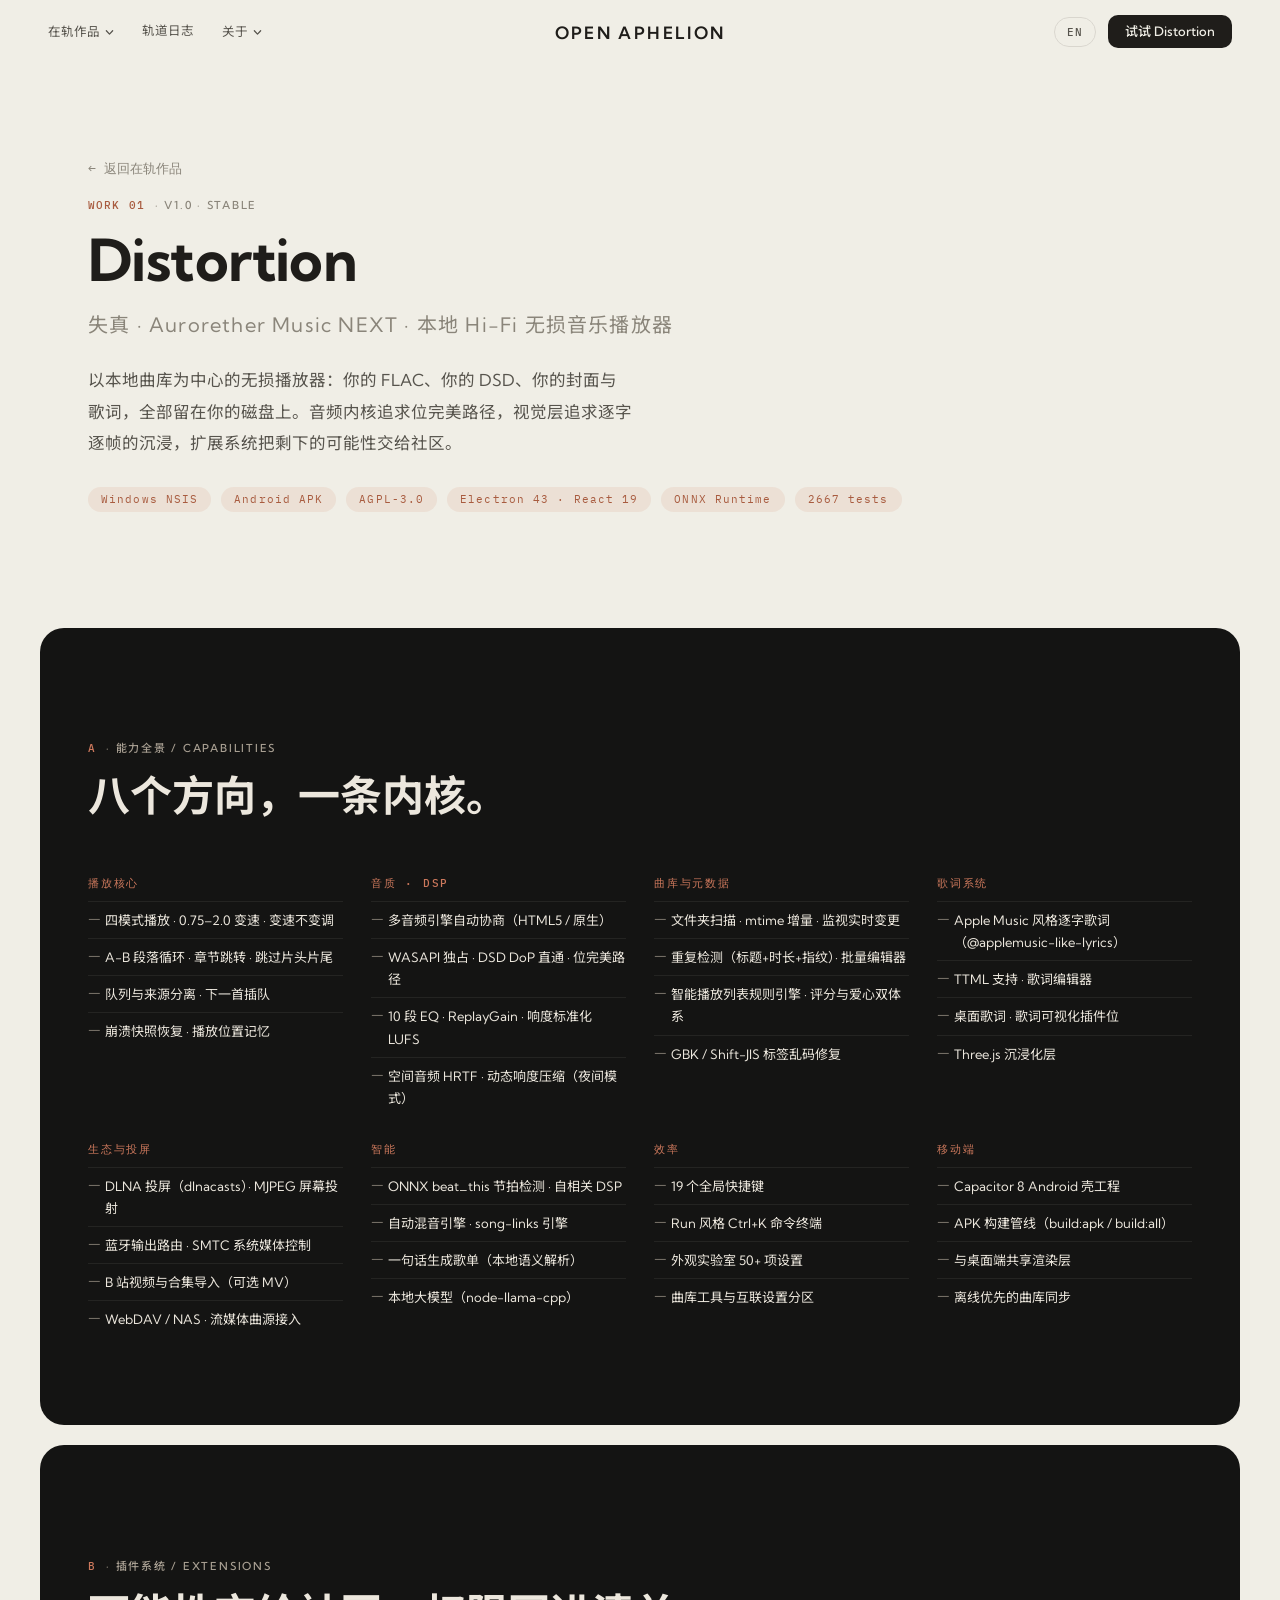
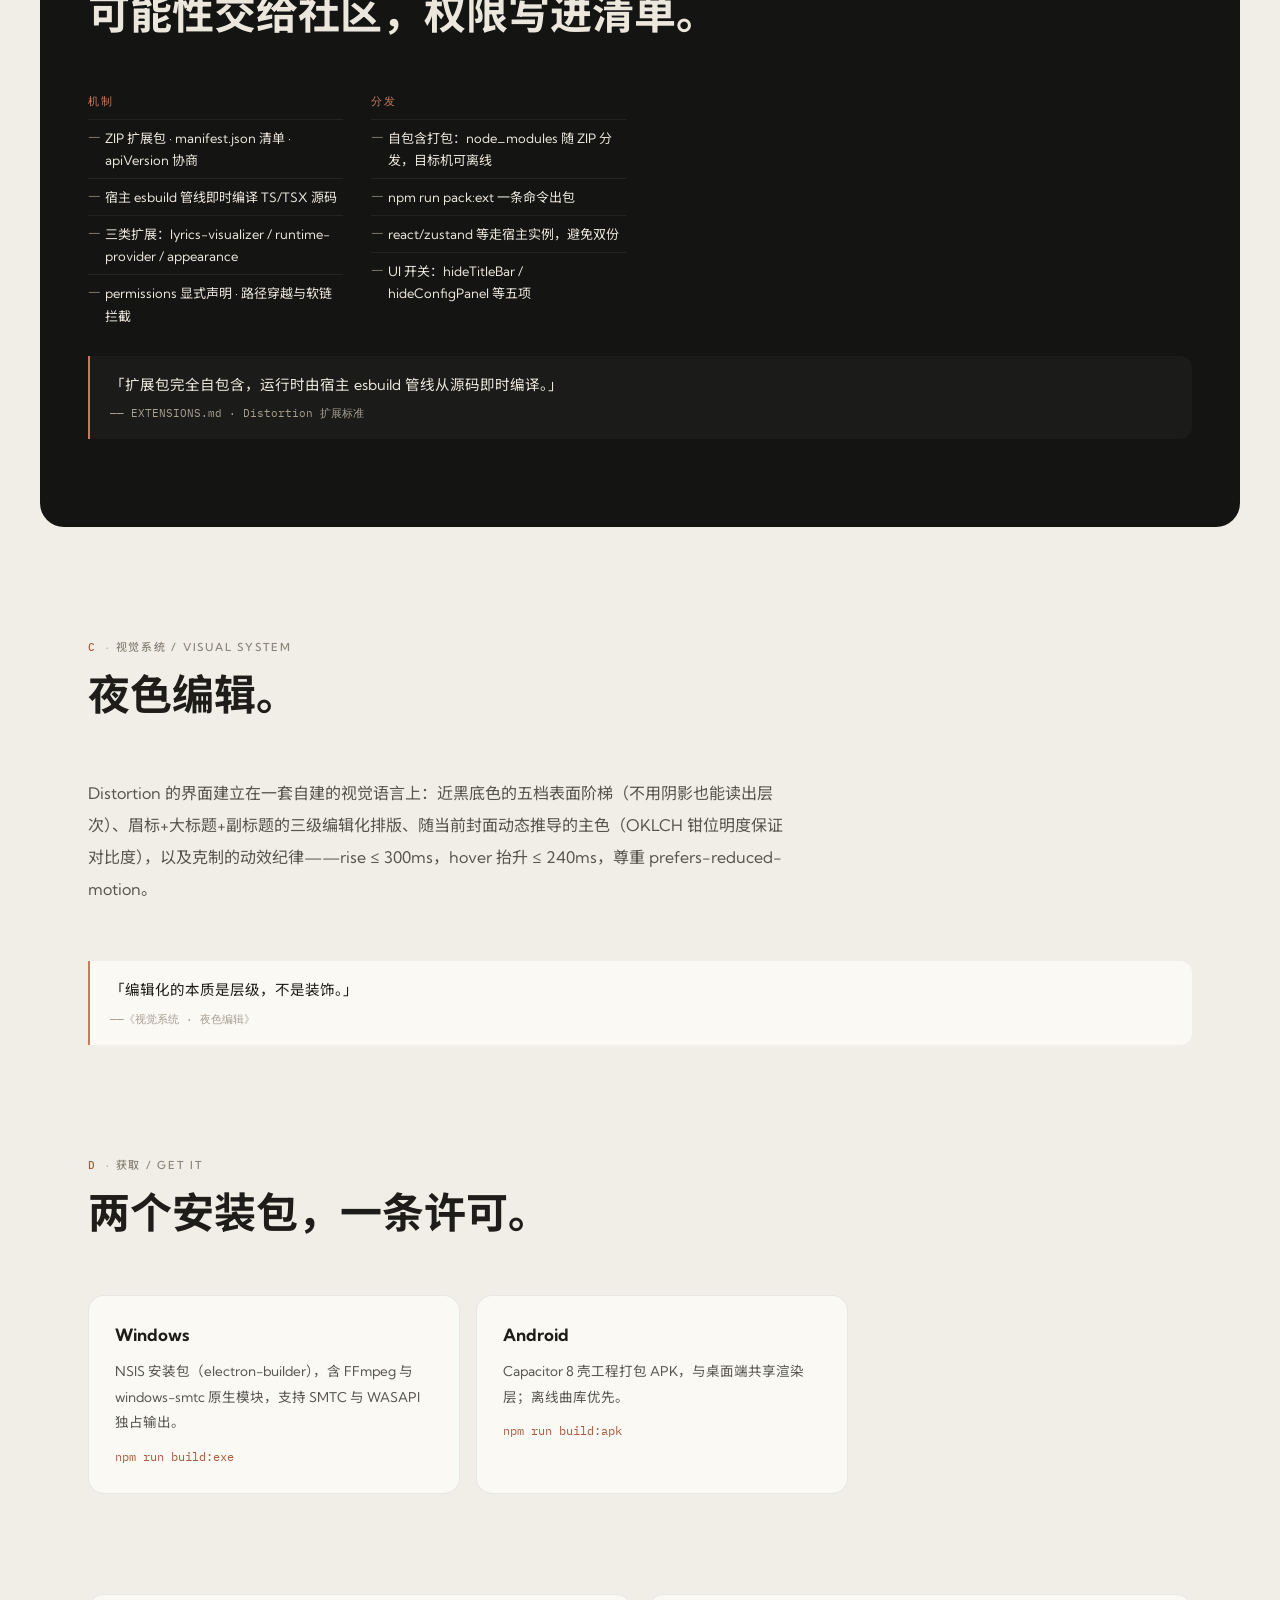
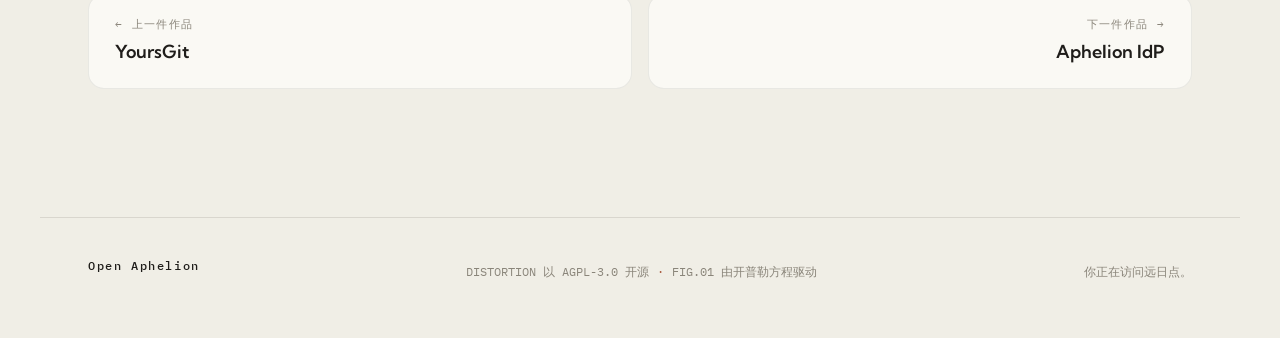
<file: distortion.html>
<!doctype html>
<html lang="zh-CN">
<head>
  <meta charset="utf-8">
  <meta name="viewport" content="width=device-width, initial-scale=1">
  <title data-zh="Distortion — 本地 Hi-Fi 无损音乐播放器 · Open Aphelion" data-en="Distortion — Local Hi-Fi Lossless Music Player · Open Aphelion">Distortion — 本地 Hi-Fi 无损音乐播放器 · Open Aphelion</title>
  <link rel="icon" type="image/svg+xml" href="favicon.svg">
  <link rel="preconnect" href="https://fonts.googleapis.com">
  <link rel="preconnect" href="https://fonts.gstatic.com" crossorigin>
  <link href="https://fonts.googleapis.com/css2?family=Kumbh+Sans:wght@400;500;600;700&family=Noto+Sans+SC:wght@400;500;700&family=IBM+Plex+Mono:wght@400;500&display=swap" rel="stylesheet">
  <link rel="stylesheet" href="assets/style.css">
</head>
<body>

  <header class="topbar">
    <a class="brand" href="index.html" aria-label="Open Aphelion 首页">
      <span class="brand-name">Open Aphelion</span>
    </a>
    <nav class="topnav" aria-label="主导航">
      <div class="nav-item has-menu">
        <button class="nav-btn" type="button" aria-expanded="false" aria-haspopup="true"><span data-zh="在轨作品" data-en="Works">在轨作品</span><svg class="chev" viewBox="0 0 10 10" focusable="false"><path d="M1.5 3 L5 6.8 L8.5 3" fill="none" stroke="currentColor" stroke-width="1.4" stroke-linecap="round" stroke-linejoin="round"/></svg></button>
        <div class="menu" role="menu">
          <div class="menu-col">
            <p class="menu-title" data-zh="三件作品" data-en="Three works">三件作品</p>
            <a href="distortion.html" role="menuitem"><span data-zh="Distortion" data-en="Distortion">Distortion</span><span class="sub" data-zh="本地 Hi-Fi 无损播放器" data-en="Local Hi-Fi lossless player">本地 Hi-Fi 无损播放器</span></a>
            <a href="idp.html" role="menuitem"><span data-zh="Aphelion IdP" data-en="Aphelion IdP">Aphelion IdP</span><span class="sub" data-zh="统一身份认证 · 零依赖" data-en="Identity provider · zero deps">统一身份认证 · 零依赖</span></a>
            <a href="yoursgit.html" role="menuitem"><span data-zh="YoursGit" data-en="YoursGit">YoursGit</span><span class="sub" data-zh="本地 Git 提交可视化" data-en="Local Git visualization">本地 Git 提交可视化</span></a>
          </div>
          <div class="menu-col">
            <p class="menu-title" data-zh="速览" data-en="Overview">速览</p>
            <a href="index.html#works" role="menuitem" data-zh="作品总览" data-en="Works overview">作品总览</a>
            <a href="index.html#detail" role="menuitem" data-zh="夜航图" data-en="Night chart">夜航图</a>
            <a href="orbit-log.html" role="menuitem" data-zh="轨道日志" data-en="Orbit log">轨道日志</a>
          </div>
        </div>
      </div>
      <a href="orbit-log.html" data-zh="轨道日志" data-en="Orbit Log">轨道日志</a>
      <div class="nav-item has-menu">
        <button class="nav-btn" type="button" aria-expanded="false" aria-haspopup="true"><span data-zh="关于" data-en="About">关于</span><svg class="chev" viewBox="0 0 10 10" focusable="false"><path d="M1.5 3 L5 6.8 L8.5 3" fill="none" stroke="currentColor" stroke-width="1.4" stroke-linecap="round" stroke-linejoin="round"/></svg></button>
        <div class="menu" role="menu">
          <div class="menu-col">
            <p class="menu-title" data-zh="工作室" data-en="Studio">工作室</p>
            <a href="about.html#naming" role="menuitem" data-zh="命名宇宙" data-en="Naming">命名宇宙</a>
            <a href="about.html#principles" role="menuitem" data-zh="工程原则" data-en="Principles">工程原则</a>
            <a href="about.html#team-page" role="menuitem" data-zh="团队" data-en="Crew">团队</a>
            <a href="about.html#colophon" role="menuitem" data-zh="关于本页" data-en="About this page">关于本页</a>
          </div>
        </div>
      </div>
    </nav>
    </div>
    <div class="topbar-right">

      <button class="lang-btn" id="langBtn" type="button">EN</button>

      <a class="nav-cta" href="distortion.html" data-zh="试试 Distortion" data-en="Try Distortion">试试 Distortion</a>

    </div>

  </header>

  <main>
    <section class="subhero">
      <a class="backlink" href="index.html#works" data-zh="← 返回在轨作品" data-en="← Back to works">← 返回在轨作品</a>
      <p class="eyebrow"><em>WORK 01</em>· v1.0 · STABLE</p>
      <h1>Distortion</h1>
      <p class="sub-cn" data-zh="失真 · Aurorether Music NEXT · 本地 Hi-Fi 无损音乐播放器" data-en="distortion · Aurorether Music NEXT · local Hi-Fi lossless music player">失真 · Aurorether Music NEXT · 本地 Hi-Fi 无损音乐播放器</p>
      <p class="lead" data-zh="以本地曲库为中心的无损播放器：你的 FLAC、你的 DSD、你的封面与歌词，全部留在你的磁盘上。音频内核追求位完美路径，视觉层追求逐字逐帧的沉浸，扩展系统把剩下的可能性交给社区。" data-en="A lossless player centered on your local library: your FLAC, your DSD, your covers and lyrics stay on your disk. The audio kernel pursues a bit-perfect path; the visual layer pursues immersion word by word; the extension system hands the rest to the community.">以本地曲库为中心的无损播放器：你的 FLAC、你的 DSD、你的封面与歌词，全部留在你的磁盘上。音频内核追求位完美路径，视觉层追求逐字逐帧的沉浸，扩展系统把剩下的可能性交给社区。</p>
      <div class="chip-row">
        <span class="chip">Windows NSIS</span>
        <span class="chip">Android APK</span>
        <span class="chip">AGPL-3.0</span>
        <span class="chip">Electron 43 · React 19</span>
        <span class="chip">ONNX Runtime</span>
        <span class="chip">2667 tests</span>
      </div>
    </section>

    <section class="sec night" id="features">
      <header class="sec-head reveal">
        <p class="eyebrow"><em>A</em>· <span data-zh="能力全景 / CAPABILITIES" data-en="Capabilities / CAPABILITIES">能力全景 / CAPABILITIES</span></p>
        <h2 data-zh="八个方向，一条内核。" data-en="Eight directions, one kernel.">八个方向，一条内核。</h2>
      </header>
      <div class="panel-grid">
        <div class="pgroup">
          <h4 data-zh="播放核心" data-en="Playback core">播放核心</h4>
          <ul>
            <li data-zh="四模式播放 · 0.75–2.0 变速 · 变速不变调" data-en="Four play modes · 0.75–2.0 speed · pitch-locked">四模式播放 · 0.75–2.0 变速 · 变速不变调</li>
            <li data-zh="A-B 段落循环 · 章节跳转 · 跳过片头片尾" data-en="A-B loop · chapters · intro/outro skip">A-B 段落循环 · 章节跳转 · 跳过片头片尾</li>
            <li data-zh="队列与来源分离 · 下一首插队" data-en="Queue vs source separation · play-next">队列与来源分离 · 下一首插队</li>
            <li data-zh="崩溃快照恢复 · 播放位置记忆" data-en="Crash-snapshot recovery · position memory">崩溃快照恢复 · 播放位置记忆</li>
          </ul>
        </div>
        <div class="pgroup">
          <h4 data-zh="音质 · DSP" data-en="Audio & DSP">音质 · DSP</h4>
          <ul>
            <li data-zh="多音频引擎自动协商（HTML5 / 原生）" data-en="Multi-engine auto negotiation (HTML5 / native)">多音频引擎自动协商（HTML5 / 原生）</li>
            <li data-zh="WASAPI 独占 · DSD DoP 直通 · 位完美路径" data-en="WASAPI exclusive · DSD DoP · bit-perfect path">WASAPI 独占 · DSD DoP 直通 · 位完美路径</li>
            <li data-zh="10 段 EQ · ReplayGain · 响度标准化 LUFS" data-en="10-band EQ · ReplayGain · LUFS normalization">10 段 EQ · ReplayGain · 响度标准化 LUFS</li>
            <li data-zh="空间音频 HRTF · 动态响度压缩（夜间模式）" data-en="Spatial HRTF · dynamic loudness (night mode)">空间音频 HRTF · 动态响度压缩（夜间模式）</li>
          </ul>
        </div>
        <div class="pgroup">
          <h4 data-zh="曲库与元数据" data-en="Library & metadata">曲库与元数据</h4>
          <ul>
            <li data-zh="文件夹扫描 · mtime 增量 · 监视实时变更" data-en="Folder scan · mtime deltas · live watching">文件夹扫描 · mtime 增量 · 监视实时变更</li>
            <li data-zh="重复检测（标题+时长+指纹）· 批量编辑器" data-en="Duplicate detection · batch metadata editor">重复检测（标题+时长+指纹）· 批量编辑器</li>
            <li data-zh="智能播放列表规则引擎 · 评分与爱心双体系" data-en="Smart playlist rules · rating & heart systems">智能播放列表规则引擎 · 评分与爱心双体系</li>
            <li data-zh="GBK / Shift-JIS 标签乱码修复" data-en="GBK / Shift-JIS tag repair">GBK / Shift-JIS 标签乱码修复</li>
          </ul>
        </div>
        <div class="pgroup">
          <h4 data-zh="歌词系统" data-en="Lyrics">歌词系统</h4>
          <ul>
            <li data-zh="Apple Music 风格逐字歌词（@applemusic-like-lyrics）" data-en="Apple-Music-style word sync (applemusic-like-lyrics)">Apple Music 风格逐字歌词（@applemusic-like-lyrics）</li>
            <li data-zh="TTML 支持 · 歌词编辑器" data-en="TTML support · lyrics editor">TTML 支持 · 歌词编辑器</li>
            <li data-zh="桌面歌词 · 歌词可视化插件位" data-en="Desktop lyrics · visualizer plugin slots">桌面歌词 · 歌词可视化插件位</li>
            <li data-zh="Three.js 沉浸化层" data-en="Three.js immersion layer">Three.js 沉浸化层</li>
          </ul>
        </div>
        <div class="pgroup">
          <h4 data-zh="生态与投屏" data-en="Ecosystem & casting">生态与投屏</h4>
          <ul>
            <li data-zh="DLNA 投屏（dlnacasts）· MJPEG 屏幕投射" data-en="DLNA casting (dlnacasts) · MJPEG projection">DLNA 投屏（dlnacasts）· MJPEG 屏幕投射</li>
            <li data-zh="蓝牙输出路由 · SMTC 系统媒体控制" data-en="Bluetooth routing · SMTC media control">蓝牙输出路由 · SMTC 系统媒体控制</li>
            <li data-zh="B 站视频与合集导入（可选 MV）" data-en="Bilibili video & collection import (optional MV)">B 站视频与合集导入（可选 MV）</li>
            <li data-zh="WebDAV / NAS · 流媒体曲源接入" data-en="WebDAV / NAS · streaming sources">WebDAV / NAS · 流媒体曲源接入</li>
          </ul>
        </div>
        <div class="pgroup">
          <h4 data-zh="智能" data-en="Intelligence">智能</h4>
          <ul>
            <li data-zh="ONNX beat_this 节拍检测 · 自相关 DSP" data-en="ONNX beat_this detection · autocorrelation DSP">ONNX beat_this 节拍检测 · 自相关 DSP</li>
            <li data-zh="自动混音引擎 · song-links 引擎" data-en="Auto-mix engine · song-links engine">自动混音引擎 · song-links 引擎</li>
            <li data-zh="一句话生成歌单（本地语义解析）" data-en="Playlist from a sentence (local parsing)">一句话生成歌单（本地语义解析）</li>
            <li data-zh="本地大模型（node-llama-cpp）" data-en="On-device LLM (node-llama-cpp)">本地大模型（node-llama-cpp）</li>
          </ul>
        </div>
        <div class="pgroup">
          <h4 data-zh="效率" data-en="Efficiency">效率</h4>
          <ul>
            <li data-zh="19 个全局快捷键" data-en="19 global shortcuts">19 个全局快捷键</li>
            <li data-zh="Run 风格 Ctrl+K 命令终端" data-en="Run-style Ctrl+K command palette">Run 风格 Ctrl+K 命令终端</li>
            <li data-zh="外观实验室 50+ 项设置" data-en="Appearance lab, 50+ settings">外观实验室 50+ 项设置</li>
            <li data-zh="曲库工具与互联设置分区" data-en="Library tools & sync settings sections">曲库工具与互联设置分区</li>
          </ul>
        </div>
        <div class="pgroup">
          <h4 data-zh="移动端" data-en="Mobile">移动端</h4>
          <ul>
            <li data-zh="Capacitor 8 Android 壳工程" data-en="Capacitor 8 Android shell">Capacitor 8 Android 壳工程</li>
            <li data-zh="APK 构建管线（build:apk / build:all）" data-en="APK build pipeline (build:apk / build:all)">APK 构建管线（build:apk / build:all）</li>
            <li data-zh="与桌面端共享渲染层" data-en="Shared renderer with desktop">与桌面端共享渲染层</li>
            <li data-zh="离线优先的曲库同步" data-en="Offline-first library sync">离线优先的曲库同步</li>
          </ul>
        </div>
      </div>
    </section>

    <section class="sec night" id="plugins">
      <header class="sec-head reveal">
        <p class="eyebrow"><em>B</em>· <span data-zh="插件系统 / EXTENSIONS" data-en="Extensions / EXTENSIONS">插件系统 / EXTENSIONS</span></p>
        <h2 data-zh="可能性交给社区，权限写进清单。" data-en="Possibility to the community, permissions in the manifest.">可能性交给社区，权限写进清单。</h2>
      </header>
      <div class="panel-grid two">
        <div class="pgroup">
          <h4 data-zh="机制" data-en="Mechanism">机制</h4>
          <ul>
            <li data-zh="ZIP 扩展包 · manifest.json 清单 · apiVersion 协商" data-en="ZIP packs · manifest.json · apiVersion negotiation">ZIP 扩展包 · manifest.json 清单 · apiVersion 协商</li>
            <li data-zh="宿主 esbuild 管线即时编译 TS/TSX 源码" data-en="Host esbuild compiles TS/TSX on the fly">宿主 esbuild 管线即时编译 TS/TSX 源码</li>
            <li data-zh="三类扩展：lyrics-visualizer / runtime-provider / appearance" data-en="Three types: lyrics-visualizer / runtime-provider / appearance">三类扩展：lyrics-visualizer / runtime-provider / appearance</li>
            <li data-zh="permissions 显式声明 · 路径穿越与软链拦截" data-en="Explicit permissions · path traversal & symlink blocked">permissions 显式声明 · 路径穿越与软链拦截</li>
          </ul>
        </div>
        <div class="pgroup">
          <h4 data-zh="分发" data-en="Distribution">分发</h4>
          <ul>
            <li data-zh="自包含打包：node_modules 随 ZIP 分发，目标机可离线" data-en="Self-contained: node_modules shipped in ZIP, offline install">自包含打包：node_modules 随 ZIP 分发，目标机可离线</li>
            <li data-zh="npm run pack:ext 一条命令出包" data-en="One command: npm run pack:ext">npm run pack:ext 一条命令出包</li>
            <li data-zh="react/zustand 等走宿主实例，避免双份" data-en="react/zustand resolved from host — no duplicates">react/zustand 等走宿主实例，避免双份</li>
            <li data-zh="UI 开关：hideTitleBar / hideConfigPanel 等五项" data-en="UI flags: hideTitleBar / hideConfigPanel and more">UI 开关：hideTitleBar / hideConfigPanel 等五项</li>
          </ul>
        </div>
      </div>
      <blockquote class="panel-note">
        「扩展包完全自包含，运行时由宿主 esbuild 管线从源码即时编译。」
        <cite>—— EXTENSIONS.md · Distortion 扩展标准</cite>
      </blockquote>
    </section>

    <section class="sec" id="visual">
      <header class="sec-head reveal">
        <p class="eyebrow"><em>C</em>· <span data-zh="视觉系统 / VISUAL SYSTEM" data-en="Visual system / VISUAL SYSTEM">视觉系统 / VISUAL SYSTEM</span></p>
        <h2 data-zh="夜色编辑。" data-en="Editorial Nocturne.">夜色编辑。</h2>
      </header>
      <p class="prose reveal" data-zh="Distortion 的界面建立在一套自建的视觉语言上：近黑底色的五档表面阶梯（不用阴影也能读出层次）、眉标+大标题+副标题的三级编辑化排版、随当前封面动态推导的主色（OKLCH 钳位明度保证对比度），以及克制的动效纪律——rise ≤ 300ms，hover 抬升 ≤ 240ms，尊重 prefers-reduced-motion。" data-en="The UI is built on an in-house visual language: a five-step near-black surface ladder (hierarchy without shadows), editorial three-level typography, an accent color derived live from the current cover (OKLCH lightness-clamped for contrast), and restrained motion — rise ≤ 300ms, hover lift ≤ 240ms, prefers-reduced-motion respected.">Distortion 的界面建立在一套自建的视觉语言上：近黑底色的五档表面阶梯（不用阴影也能读出层次）、眉标+大标题+副标题的三级编辑化排版、随当前封面动态推导的主色（OKLCH 钳位明度保证对比度），以及克制的动效纪律——rise ≤ 300ms，hover 抬升 ≤ 240ms，尊重 prefers-reduced-motion。</p>
      <blockquote class="panel-note" style="color:var(--ink); border-left-color:var(--accent); background:var(--card);">
        「编辑化的本质是层级，不是装饰。」
        <cite>——《视觉系统 · 夜色编辑》</cite>
      </blockquote>
    </section>

    <section class="sec" id="get">
      <header class="sec-head reveal">
        <p class="eyebrow"><em>D</em>· <span data-zh="获取 / GET IT" data-en="Get it / GET IT">获取 / GET IT</span></p>
        <h2 data-zh="两个安装包，一条许可。" data-en="Two installers, one license.">两个安装包，一条许可。</h2>
      </header>
      <div class="getbox">
        <div class="getcell reveal">
          <h3>Windows</h3>
          <p data-zh="NSIS 安装包（electron-builder），含 FFmpeg 与 windows-smtc 原生模块，支持 SMTC 与 WASAPI 独占输出。" data-en="NSIS installer (electron-builder) with FFmpeg and the windows-smtc native module; SMTC and WASAPI exclusive output supported.">NSIS 安装包（electron-builder），含 FFmpeg 与 windows-smtc 原生模块，支持 SMTC 与 WASAPI 独占输出。</p>
          <p class="mono" style="margin-top:10px;">npm run build:exe</p>
        </div>
        <div class="getcell reveal d1">
          <h3>Android</h3>
          <p data-zh="Capacitor 8 壳工程打包 APK，与桌面端共享渲染层；离线曲库优先。" data-en="APK via the Capacitor 8 shell, sharing the desktop renderer; offline library first.">Capacitor 8 壳工程打包 APK，与桌面端共享渲染层；离线曲库优先。</p>
          <p class="mono" style="margin-top:10px;">npm run build:apk</p>
        </div>
      </div>
    </section>

    <nav class="pn">
      <a href="yoursgit.html"><span class="pn-label" data-zh="← 上一件作品" data-en="← Previous work">← 上一件作品</span><span class="pn-name">YoursGit</span></a>
      <a class="next" href="idp.html"><span class="pn-label" data-zh="下一件作品 →" data-en="Next work →">下一件作品 →</span><span class="pn-name">Aphelion IdP</span></a>
    </nav>
  </main>

  <footer class="foot">
    <p class="foot-brand" aria-label="Open Aphelion"><b>Open Aphelion</b></p>
    <p data-zh-html="DISTORTION 以 AGPL-3.0 开源<i>·</i>FIG.01 由开普勒方程驱动" data-en-html="DISTORTION is open source under AGPL-3.0<i>·</i>FIG.01 is driven by Kepler's equation">DISTORTION 以 AGPL-3.0 开源<i>·</i>FIG.01 由开普勒方程驱动</p>
    <p data-zh="你正在访问远日点。" data-en="You are at the aphelion.">你正在访问远日点。</p>
  </footer>

  <script src="assets/main.js"></script>
</body>
</html>
</file>
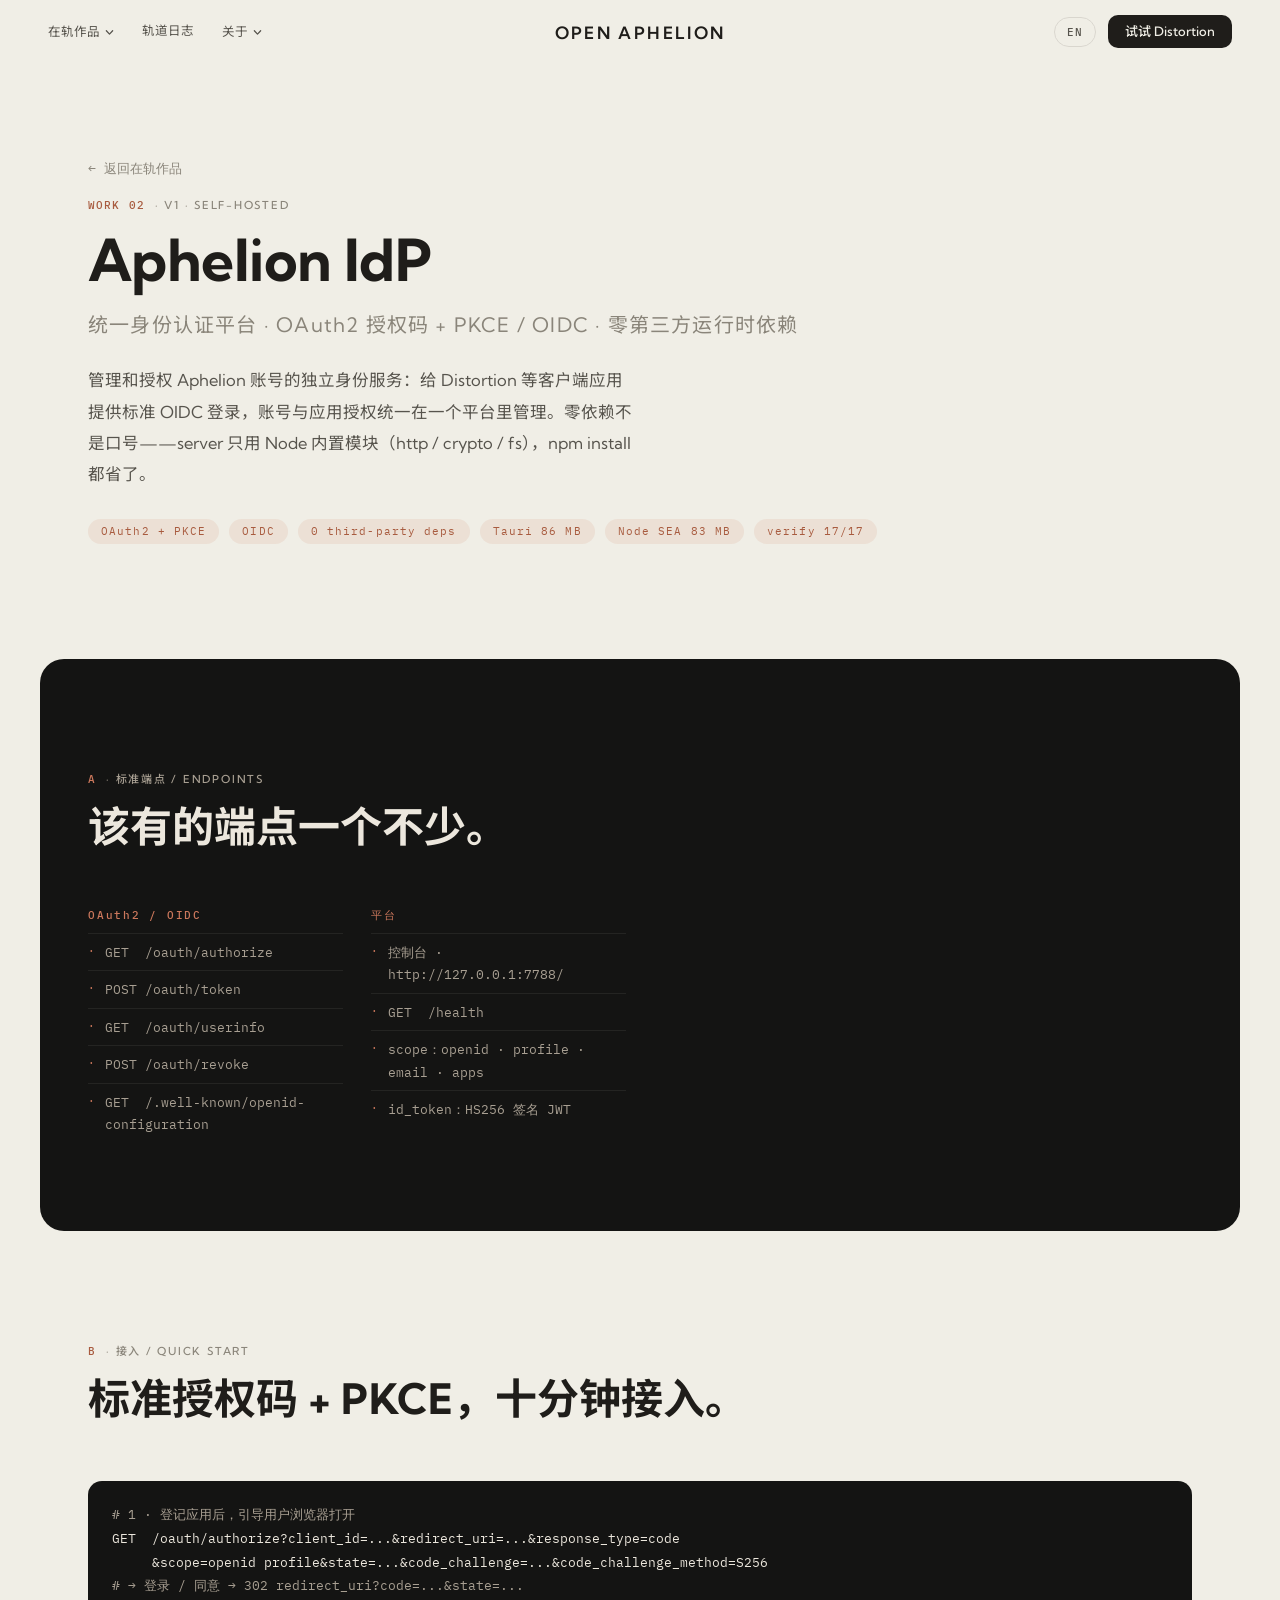
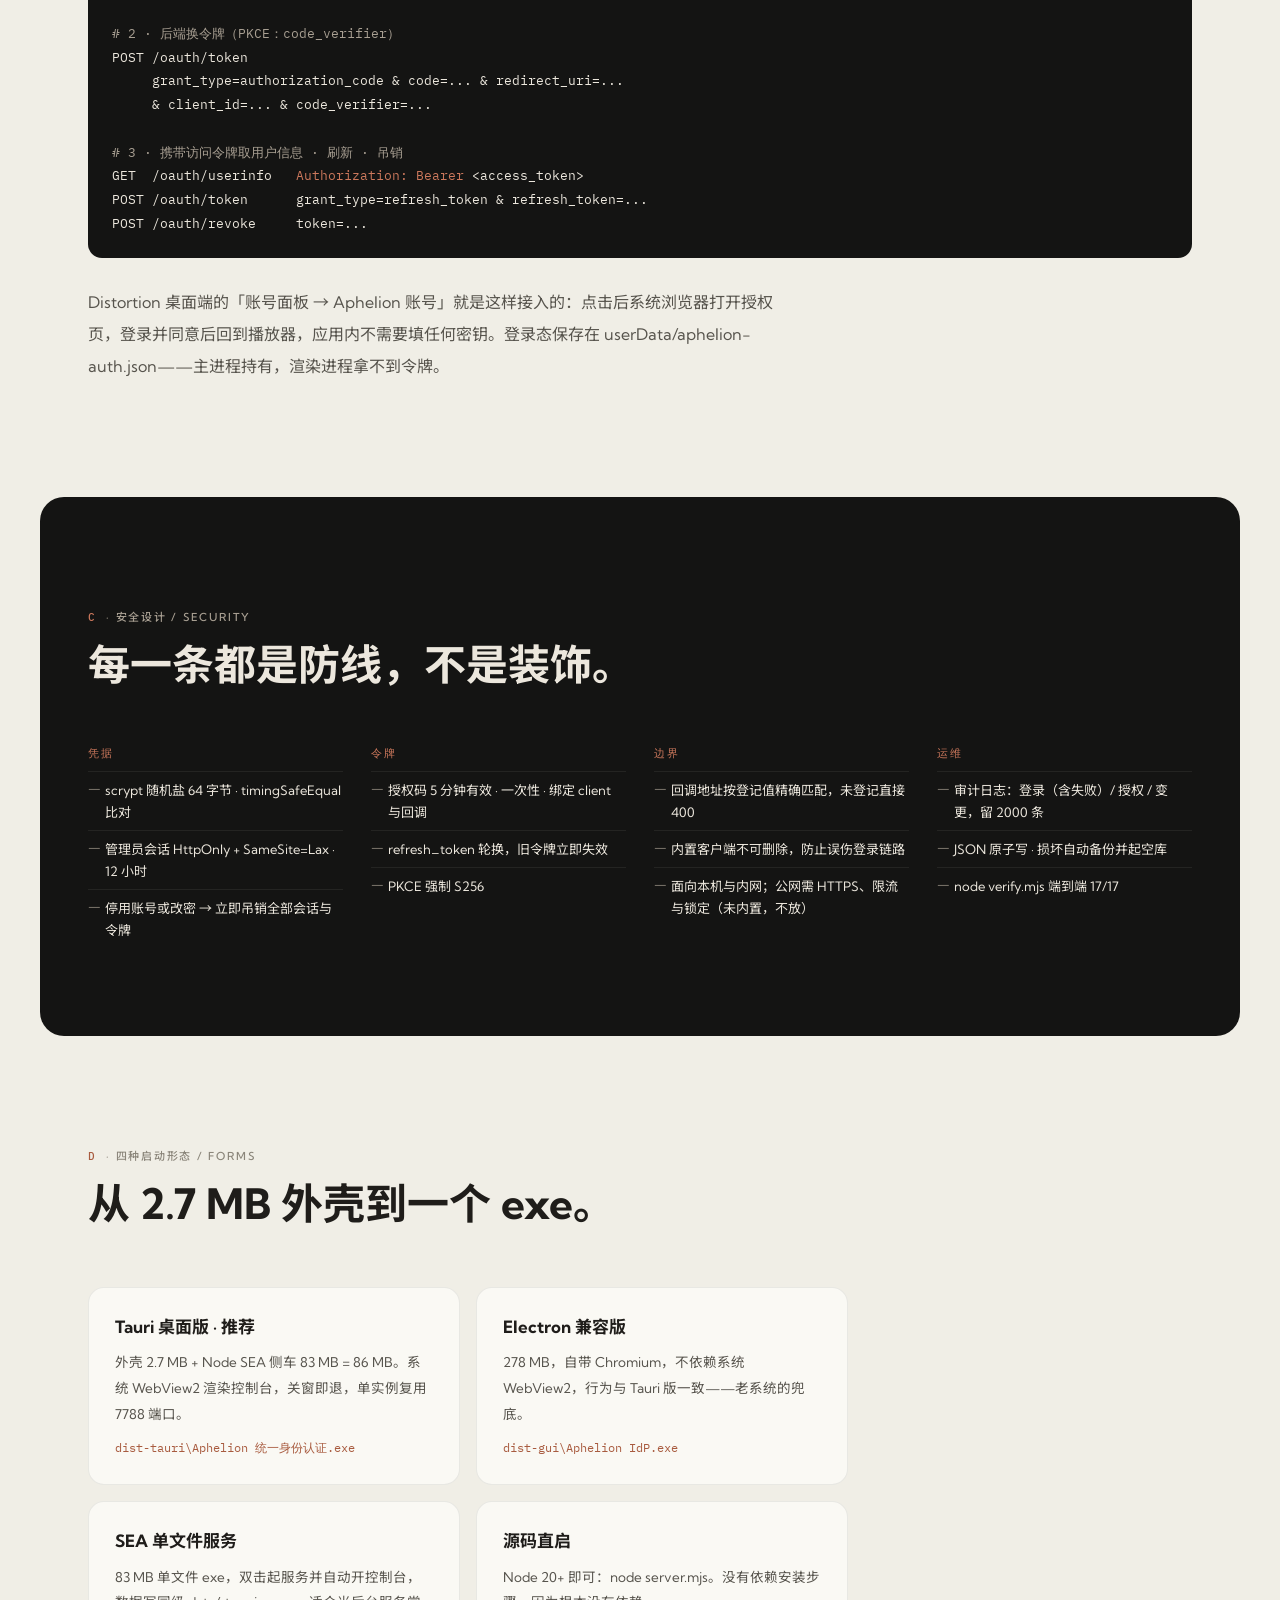
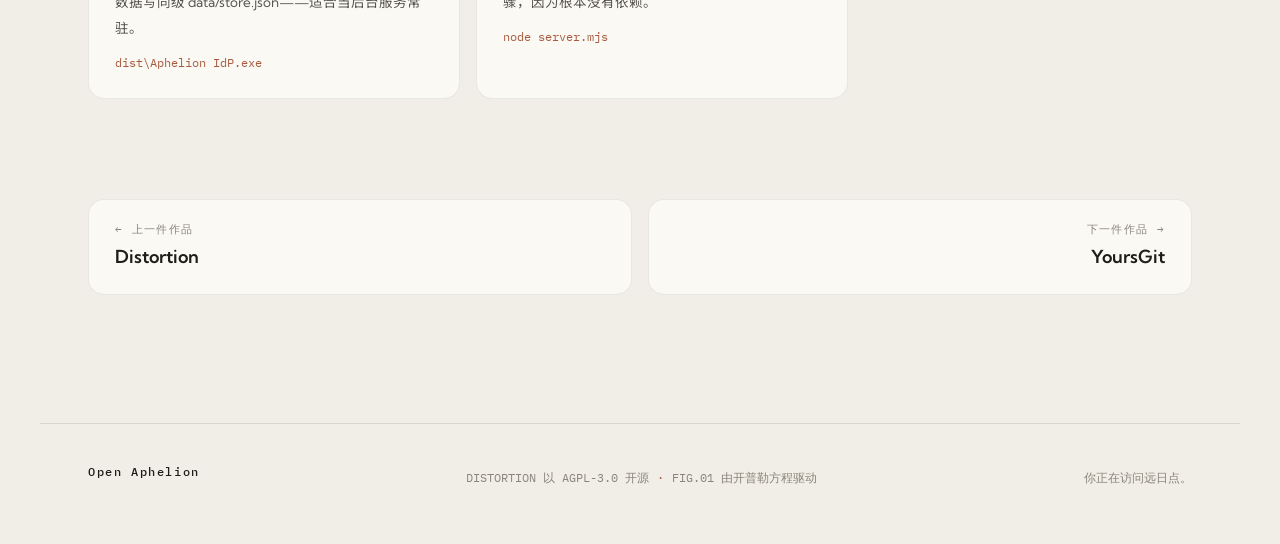
<file: idp.html>
<!doctype html>
<html lang="zh-CN">
<head>
  <meta charset="utf-8">
  <meta name="viewport" content="width=device-width, initial-scale=1">
  <title data-zh="Aphelion IdP — 统一身份认证平台 · Open Aphelion" data-en="Aphelion IdP — Unified Identity Provider · Open Aphelion">Aphelion IdP — 统一身份认证平台 · Open Aphelion</title>
  <link rel="icon" type="image/svg+xml" href="favicon.svg">
  <link rel="preconnect" href="https://fonts.googleapis.com">
  <link rel="preconnect" href="https://fonts.gstatic.com" crossorigin>
  <link href="https://fonts.googleapis.com/css2?family=Kumbh+Sans:wght@400;500;600;700&family=Noto+Sans+SC:wght@400;500;700&family=IBM+Plex+Mono:wght@400;500&display=swap" rel="stylesheet">
  <link rel="stylesheet" href="assets/style.css">
</head>
<body>

  <header class="topbar">
    <a class="brand" href="index.html" aria-label="Open Aphelion 首页">
      <span class="brand-name">Open Aphelion</span>
    </a>
    <nav class="topnav" aria-label="主导航">
      <div class="nav-item has-menu">
        <button class="nav-btn" type="button" aria-expanded="false" aria-haspopup="true"><span data-zh="在轨作品" data-en="Works">在轨作品</span><svg class="chev" viewBox="0 0 10 10" focusable="false"><path d="M1.5 3 L5 6.8 L8.5 3" fill="none" stroke="currentColor" stroke-width="1.4" stroke-linecap="round" stroke-linejoin="round"/></svg></button>
        <div class="menu" role="menu">
          <div class="menu-col">
            <p class="menu-title" data-zh="三件作品" data-en="Three works">三件作品</p>
            <a href="distortion.html" role="menuitem"><span data-zh="Distortion" data-en="Distortion">Distortion</span><span class="sub" data-zh="本地 Hi-Fi 无损播放器" data-en="Local Hi-Fi lossless player">本地 Hi-Fi 无损播放器</span></a>
            <a href="idp.html" role="menuitem"><span data-zh="Aphelion IdP" data-en="Aphelion IdP">Aphelion IdP</span><span class="sub" data-zh="统一身份认证 · 零依赖" data-en="Identity provider · zero deps">统一身份认证 · 零依赖</span></a>
            <a href="yoursgit.html" role="menuitem"><span data-zh="YoursGit" data-en="YoursGit">YoursGit</span><span class="sub" data-zh="本地 Git 提交可视化" data-en="Local Git visualization">本地 Git 提交可视化</span></a>
          </div>
          <div class="menu-col">
            <p class="menu-title" data-zh="速览" data-en="Overview">速览</p>
            <a href="index.html#works" role="menuitem" data-zh="作品总览" data-en="Works overview">作品总览</a>
            <a href="index.html#detail" role="menuitem" data-zh="夜航图" data-en="Night chart">夜航图</a>
            <a href="orbit-log.html" role="menuitem" data-zh="轨道日志" data-en="Orbit log">轨道日志</a>
          </div>
        </div>
      </div>
      <a href="orbit-log.html" data-zh="轨道日志" data-en="Orbit Log">轨道日志</a>
      <div class="nav-item has-menu">
        <button class="nav-btn" type="button" aria-expanded="false" aria-haspopup="true"><span data-zh="关于" data-en="About">关于</span><svg class="chev" viewBox="0 0 10 10" focusable="false"><path d="M1.5 3 L5 6.8 L8.5 3" fill="none" stroke="currentColor" stroke-width="1.4" stroke-linecap="round" stroke-linejoin="round"/></svg></button>
        <div class="menu" role="menu">
          <div class="menu-col">
            <p class="menu-title" data-zh="工作室" data-en="Studio">工作室</p>
            <a href="about.html#naming" role="menuitem" data-zh="命名宇宙" data-en="Naming">命名宇宙</a>
            <a href="about.html#principles" role="menuitem" data-zh="工程原则" data-en="Principles">工程原则</a>
            <a href="about.html#team-page" role="menuitem" data-zh="团队" data-en="Crew">团队</a>
            <a href="about.html#colophon" role="menuitem" data-zh="关于本页" data-en="About this page">关于本页</a>
          </div>
        </div>
      </div>
    </nav>
    </div>
    <div class="topbar-right">

      <button class="lang-btn" id="langBtn" type="button">EN</button>

      <a class="nav-cta" href="distortion.html" data-zh="试试 Distortion" data-en="Try Distortion">试试 Distortion</a>

    </div>

  </header>

  <main>
    <section class="subhero">
      <a class="backlink" href="index.html#works" data-zh="← 返回在轨作品" data-en="← Back to works">← 返回在轨作品</a>
      <p class="eyebrow"><em>WORK 02</em>· v1 · SELF-HOSTED</p>
      <h1>Aphelion IdP</h1>
      <p class="sub-cn" data-zh="统一身份认证平台 · OAuth2 授权码 + PKCE / OIDC · 零第三方运行时依赖" data-en="Unified identity provider · OAuth2 authorization code + PKCE / OIDC · zero third-party runtime deps">统一身份认证平台 · OAuth2 授权码 + PKCE / OIDC · 零第三方运行时依赖</p>
      <p class="lead" data-zh="管理和授权 Aphelion 账号的独立身份服务：给 Distortion 等客户端应用提供标准 OIDC 登录，账号与应用授权统一在一个平台里管理。零依赖不是口号——server 只用 Node 内置模块（http / crypto / fs），npm install 都省了。" data-en="A standalone identity service managing Aphelion accounts: standard OIDC login for Distortion and other clients, with accounts and app authorizations managed in one place. Zero deps is not a slogan — the server uses only Node built-ins (http / crypto / fs); even npm install is unnecessary.">管理和授权 Aphelion 账号的独立身份服务：给 Distortion 等客户端应用提供标准 OIDC 登录，账号与应用授权统一在一个平台里管理。零依赖不是口号——server 只用 Node 内置模块（http / crypto / fs），npm install 都省了。</p>
      <div class="chip-row">
        <span class="chip">OAuth2 + PKCE</span>
        <span class="chip">OIDC</span>
        <span class="chip">0 third-party deps</span>
        <span class="chip">Tauri 86 MB</span>
        <span class="chip">Node SEA 83 MB</span>
        <span class="chip">verify 17/17</span>
      </div>
    </section>

    <section class="sec night" id="endpoints">
      <header class="sec-head reveal">
        <p class="eyebrow"><em>A</em>· <span data-zh="标准端点 / ENDPOINTS" data-en="Endpoints / ENDPOINTS">标准端点 / ENDPOINTS</span></p>
        <h2 data-zh="该有的端点一个不少。" data-en="Every endpoint you'd expect.">该有的端点一个不少。</h2>
      </header>
      <div class="panel-grid two">
        <div class="pgroup">
          <h4>OAuth2 / OIDC</h4>
          <ul class="mono-list">
            <li>GET&nbsp; /oauth/authorize</li>
            <li>POST /oauth/token</li>
            <li>GET&nbsp; /oauth/userinfo</li>
            <li>POST /oauth/revoke</li>
            <li>GET&nbsp; /.well-known/openid-configuration</li>
          </ul>
        </div>
        <div class="pgroup">
          <h4 data-zh="平台" data-en="Platform">平台</h4>
          <ul class="mono-list">
            <li data-zh="控制台 · http://127.0.0.1:7788/" data-en="Console · http://127.0.0.1:7788/">控制台 · http://127.0.0.1:7788/</li>
            <li>GET&nbsp; /health</li>
            <li data-zh="scope：openid · profile · email · apps" data-en="scopes: openid · profile · email · apps">scope：openid · profile · email · apps</li>
            <li data-zh="id_token：HS256 签名 JWT" data-en="id_token: HS256-signed JWT">id_token：HS256 签名 JWT</li>
          </ul>
        </div>
      </div>
    </section>

    <section class="sec" id="flow">
      <header class="sec-head reveal">
        <p class="eyebrow"><em>B</em>· <span data-zh="接入 / QUICK START" data-en="Quick start / QUICK START">接入 / QUICK START</span></p>
        <h2 data-zh="标准授权码 + PKCE，十分钟接入。" data-en="Standard code + PKCE — integrate in minutes.">标准授权码 + PKCE，十分钟接入。</h2>
      </header>
      <pre class="codeblock"><span class="cm"># 1 · 登记应用后，引导用户浏览器打开</span>
GET  /oauth/authorize?client_id=...&amp;redirect_uri=...&amp;response_type=code
     &amp;scope=openid profile&amp;state=...&amp;code_challenge=...&amp;code_challenge_method=S256
<span class="cm"># → 登录 / 同意 → 302 redirect_uri?code=...&amp;state=...</span>

<span class="cm"># 2 · 后端换令牌（PKCE：code_verifier）</span>
POST /oauth/token
     grant_type=authorization_code &amp; code=... &amp; redirect_uri=...
     &amp; client_id=... &amp; code_verifier=...

<span class="cm"># 3 · 携带访问令牌取用户信息 · 刷新 · 吊销</span>
GET  /oauth/userinfo   <span class="hl">Authorization: Bearer</span> &lt;access_token&gt;
POST /oauth/token      grant_type=refresh_token &amp; refresh_token=...
POST /oauth/revoke     token=...</pre>
      <p class="prose reveal" data-zh="Distortion 桌面端的「账号面板 → Aphelion 账号」就是这样接入的：点击后系统浏览器打开授权页，登录并同意后回到播放器，应用内不需要填任何密钥。登录态保存在 userData/aphelion-auth.json——主进程持有，渲染进程拿不到令牌。" data-en="That is exactly how Distortion's desktop account panel integrates: the system browser opens the authorization page, you sign in and consent, and you're back in the player — no secrets typed into the app. The session lives in userData/aphelion-auth.json, held by the main process; renderers never see tokens.">Distortion 桌面端的「账号面板 → Aphelion 账号」就是这样接入的：点击后系统浏览器打开授权页，登录并同意后回到播放器，应用内不需要填任何密钥。登录态保存在 userData/aphelion-auth.json——主进程持有，渲染进程拿不到令牌。</p>
    </section>

    <section class="sec night" id="security">
      <header class="sec-head reveal">
        <p class="eyebrow"><em>C</em>· <span data-zh="安全设计 / SECURITY" data-en="Security / SECURITY">安全设计 / SECURITY</span></p>
        <h2 data-zh="每一条都是防线，不是装饰。" data-en="Every line is a defense, not decoration.">每一条都是防线，不是装饰。</h2>
      </header>
      <div class="panel-grid">
        <div class="pgroup">
          <h4 data-zh="凭据" data-en="Credentials">凭据</h4>
          <ul>
            <li data-zh="scrypt 随机盐 64 字节 · timingSafeEqual 比对" data-en="scrypt, random 64-byte salt · timingSafeEqual">scrypt 随机盐 64 字节 · timingSafeEqual 比对</li>
            <li data-zh="管理员会话 HttpOnly + SameSite=Lax · 12 小时" data-en="Admin sessions HttpOnly + SameSite=Lax · 12h">管理员会话 HttpOnly + SameSite=Lax · 12 小时</li>
            <li data-zh="停用账号或改密 → 立即吊销全部会话与令牌" data-en="Disable or reset → all sessions & tokens revoked now">停用账号或改密 → 立即吊销全部会话与令牌</li>
          </ul>
        </div>
        <div class="pgroup">
          <h4 data-zh="令牌" data-en="Tokens">令牌</h4>
          <ul>
            <li data-zh="授权码 5 分钟有效 · 一次性 · 绑定 client 与回调" data-en="Codes: 5 min · single-use · bound to client+redirect">授权码 5 分钟有效 · 一次性 · 绑定 client 与回调</li>
            <li data-zh="refresh_token 轮换，旧令牌立即失效" data-en="refresh_token rotation — old ones die instantly">refresh_token 轮换，旧令牌立即失效</li>
            <li data-zh="PKCE 强制 S256" data-en="PKCE with S256 enforced">PKCE 强制 S256</li>
          </ul>
        </div>
        <div class="pgroup">
          <h4 data-zh="边界" data-en="Boundaries">边界</h4>
          <ul>
            <li data-zh="回调地址按登记值精确匹配，未登记直接 400" data-en="Redirects matched exactly; unregistered → 400">回调地址按登记值精确匹配，未登记直接 400</li>
            <li data-zh="内置客户端不可删除，防止误伤登录链路" data-en="Built-in clients cannot be deleted">内置客户端不可删除，防止误伤登录链路</li>
            <li data-zh="面向本机与内网；公网需 HTTPS、限流与锁定（未内置，不放）" data-en="For localhost & LAN; public exposure needs HTTPS, rate limiting and lockout (not built, so not shipped)">面向本机与内网；公网需 HTTPS、限流与锁定（未内置，不放）</li>
          </ul>
        </div>
        <div class="pgroup">
          <h4 data-zh="运维" data-en="Operations">运维</h4>
          <ul>
            <li data-zh="审计日志：登录（含失败）/ 授权 / 变更，留 2000 条" data-en="Audit: logins (incl. failures) / grants / changes, last 2000">审计日志：登录（含失败）/ 授权 / 变更，留 2000 条</li>
            <li data-zh="JSON 原子写 · 损坏自动备份并起空库" data-en="Atomic JSON writes · auto backup on corruption">JSON 原子写 · 损坏自动备份并起空库</li>
            <li data-zh="node verify.mjs 端到端 17/17" data-en="node verify.mjs end-to-end 17/17">node verify.mjs 端到端 17/17</li>
          </ul>
        </div>
      </div>
    </section>

    <section class="sec" id="forms">
      <header class="sec-head reveal">
        <p class="eyebrow"><em>D</em>· <span data-zh="四种启动形态 / FORMS" data-en="Four ways to run / FORMS">四种启动形态 / FORMS</span></p>
        <h2 data-zh="从 2.7 MB 外壳到一个 exe。" data-en="From a 2.7 MB shell to a single exe.">从 2.7 MB 外壳到一个 exe。</h2>
      </header>
      <div class="getbox">
        <div class="getcell reveal">
          <h3 data-zh="Tauri 桌面版 · 推荐" data-en="Tauri desktop · recommended">Tauri 桌面版 · 推荐</h3>
          <p data-zh="外壳 2.7 MB + Node SEA 侧车 83 MB = 86 MB。系统 WebView2 渲染控制台，关窗即退，单实例复用 7788 端口。" data-en="Shell 2.7 MB + Node SEA sidecar 83 MB = 86 MB. Console rendered by system WebView2; closing the window exits, single-instance reuses port 7788.">外壳 2.7 MB + Node SEA 侧车 83 MB = 86 MB。系统 WebView2 渲染控制台，关窗即退，单实例复用 7788 端口。</p>
          <p class="mono" style="margin-top:10px;">dist-tauri\Aphelion 统一身份认证.exe</p>
        </div>
        <div class="getcell reveal d1">
          <h3 data-zh="Electron 兼容版" data-en="Electron build">Electron 兼容版</h3>
          <p data-zh="278 MB，自带 Chromium，不依赖系统 WebView2，行为与 Tauri 版一致——老系统的兜底。" data-en="278 MB with bundled Chromium, no WebView2 dependency, identical behavior — the fallback for older systems.">278 MB，自带 Chromium，不依赖系统 WebView2，行为与 Tauri 版一致——老系统的兜底。</p>
          <p class="mono" style="margin-top:10px;">dist-gui\Aphelion IdP.exe</p>
        </div>
        <div class="getcell reveal d2">
          <h3 data-zh="SEA 单文件服务" data-en="Node SEA single file">SEA 单文件服务</h3>
          <p data-zh="83 MB 单文件 exe，双击起服务并自动开控制台，数据写同级 data/store.json——适合当后台服务常驻。" data-en="An 83 MB single exe: double-click to serve and open the console; data in data/store.json beside it — built to run as a background service.">83 MB 单文件 exe，双击起服务并自动开控制台，数据写同级 data/store.json——适合当后台服务常驻。</p>
          <p class="mono" style="margin-top:10px;">dist\Aphelion IdP.exe</p>
        </div>
        <div class="getcell reveal d3">
          <h3 data-zh="源码直启" data-en="From source">源码直启</h3>
          <p data-zh="Node 20+ 即可：node server.mjs。没有依赖安装步骤，因为根本没有依赖。" data-en="Node 20+ is all you need: node server.mjs. No install step — there are no dependencies.">Node 20+ 即可：node server.mjs。没有依赖安装步骤，因为根本没有依赖。</p>
          <p class="mono" style="margin-top:10px;">node server.mjs</p>
        </div>
      </div>
    </section>

    <nav class="pn">
      <a href="distortion.html"><span class="pn-label" data-zh="← 上一件作品" data-en="← Previous work">← 上一件作品</span><span class="pn-name">Distortion</span></a>
      <a class="next" href="yoursgit.html"><span class="pn-label" data-zh="下一件作品 →" data-en="Next work →">下一件作品 →</span><span class="pn-name">YoursGit</span></a>
    </nav>
  </main>

  <footer class="foot">
    <p class="foot-brand" aria-label="Open Aphelion"><b>Open Aphelion</b></p>
    <p data-zh-html="DISTORTION 以 AGPL-3.0 开源<i>·</i>FIG.01 由开普勒方程驱动" data-en-html="DISTORTION is open source under AGPL-3.0<i>·</i>FIG.01 is driven by Kepler's equation">DISTORTION 以 AGPL-3.0 开源<i>·</i>FIG.01 由开普勒方程驱动</p>
    <p data-zh="你正在访问远日点。" data-en="You are at the aphelion.">你正在访问远日点。</p>
  </footer>

  <script src="assets/main.js"></script>
</body>
</html>
</file>
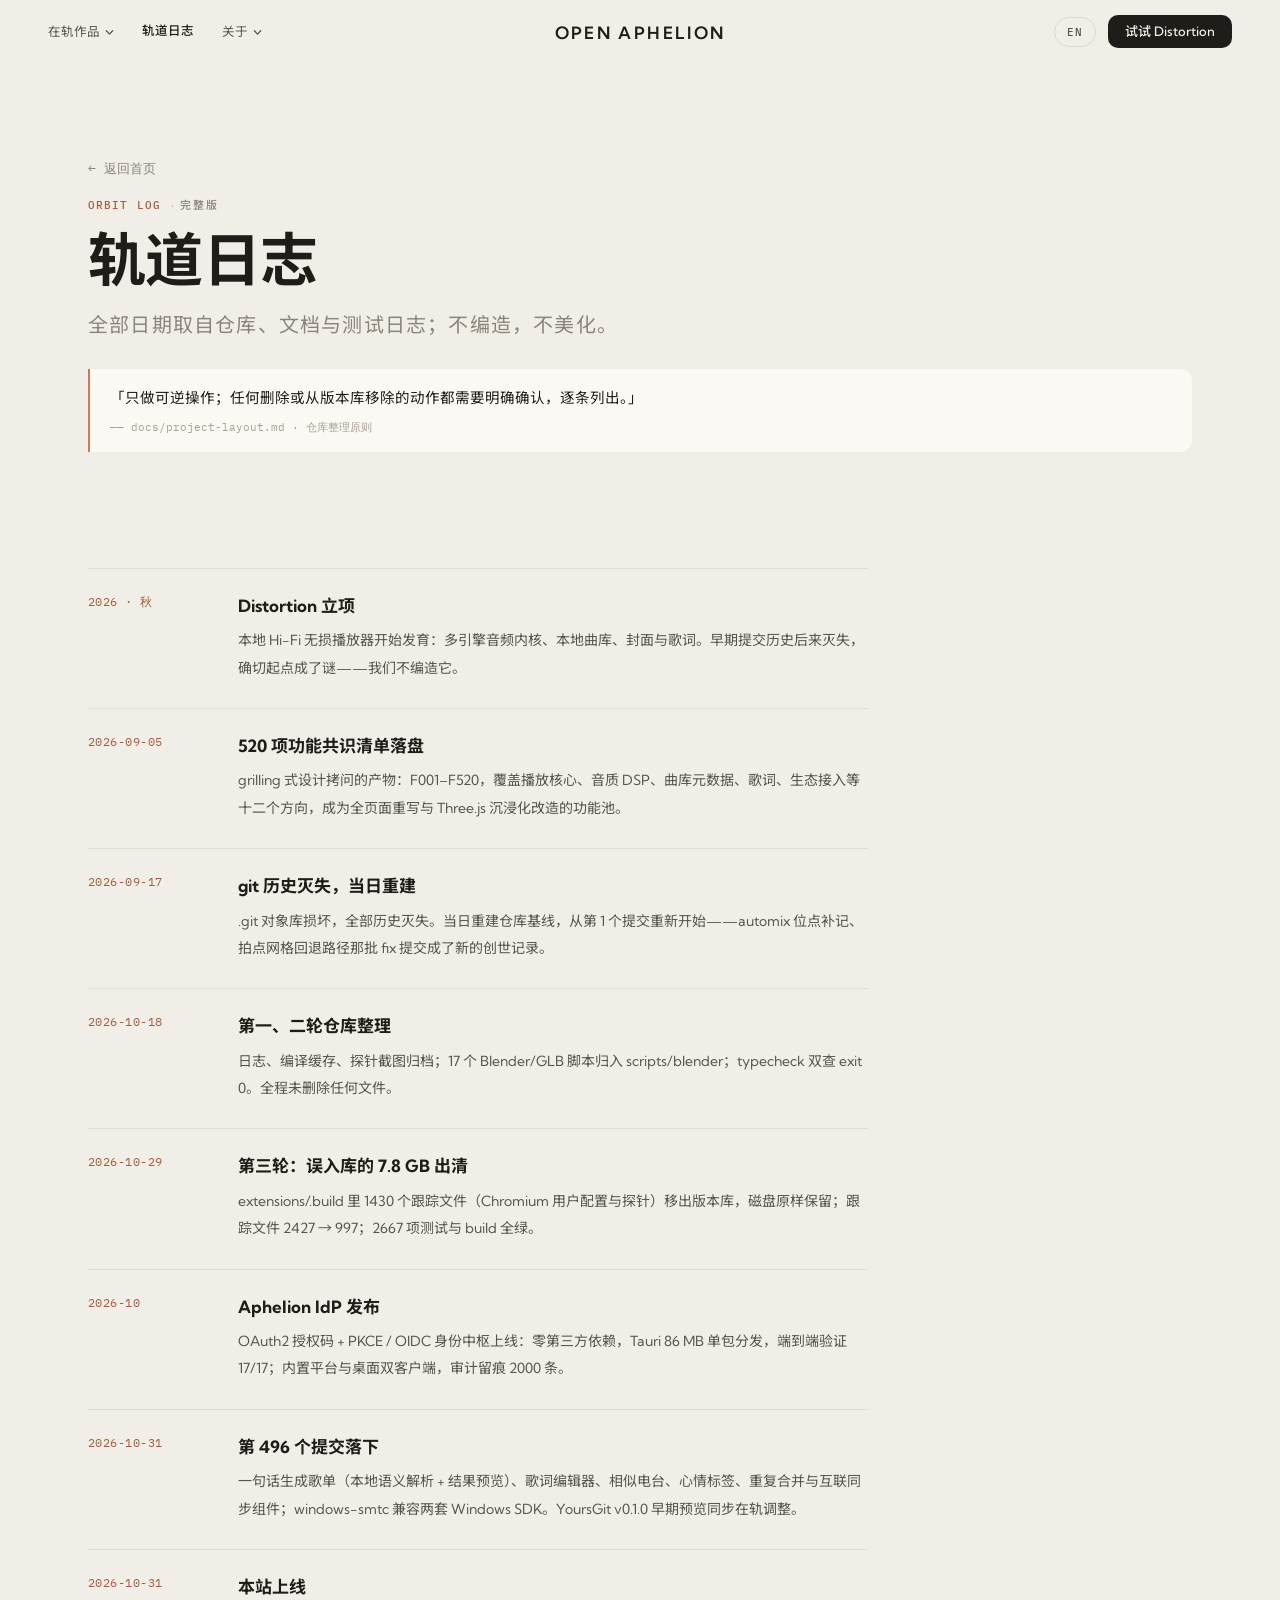
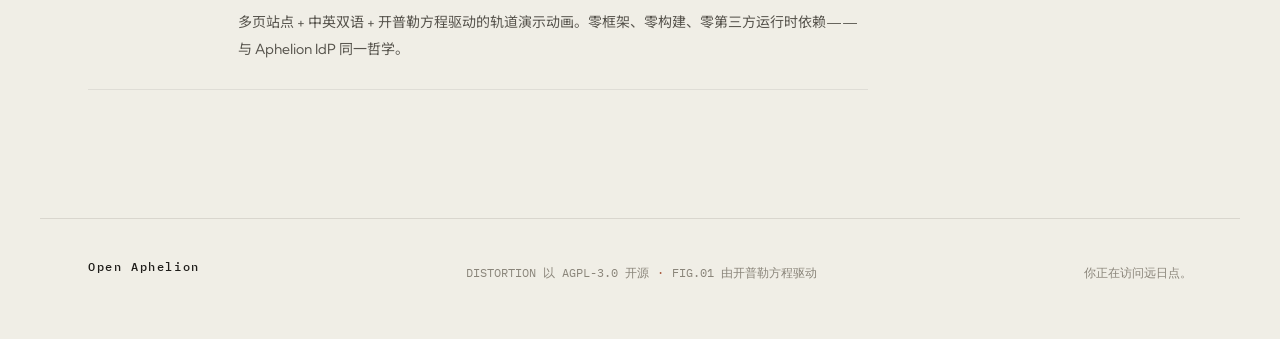
<file: orbit-log.html>
<!doctype html>
<html lang="zh-CN">
<head>
  <meta charset="utf-8">
  <meta name="viewport" content="width=device-width, initial-scale=1">
  <title data-zh="轨道日志 — 在轨记录，含事故 · Open Aphelion" data-en="Orbit Log — Records, Incidents Included · Open Aphelion">轨道日志 — 在轨记录，含事故 · Open Aphelion</title>
  <link rel="icon" type="image/svg+xml" href="favicon.svg">
  <link rel="preconnect" href="https://fonts.googleapis.com">
  <link rel="preconnect" href="https://fonts.gstatic.com" crossorigin>
  <link href="https://fonts.googleapis.com/css2?family=Kumbh+Sans:wght@400;500;600;700&family=Noto+Sans+SC:wght@400;500;700&family=IBM+Plex+Mono:wght@400;500&display=swap" rel="stylesheet">
  <link rel="stylesheet" href="assets/style.css">
</head>
<body>

  <header class="topbar">
    <a class="brand" href="index.html" aria-label="Open Aphelion 首页">
      <span class="brand-name">Open Aphelion</span>
    </a>
    <nav class="topnav" aria-label="主导航">
      <div class="nav-item has-menu">
        <button class="nav-btn" type="button" aria-expanded="false" aria-haspopup="true"><span data-zh="在轨作品" data-en="Works">在轨作品</span><svg class="chev" viewBox="0 0 10 10" focusable="false"><path d="M1.5 3 L5 6.8 L8.5 3" fill="none" stroke="currentColor" stroke-width="1.4" stroke-linecap="round" stroke-linejoin="round"/></svg></button>
        <div class="menu" role="menu">
          <div class="menu-col">
            <p class="menu-title" data-zh="三件作品" data-en="Three works">三件作品</p>
            <a href="distortion.html" role="menuitem"><span data-zh="Distortion" data-en="Distortion">Distortion</span><span class="sub" data-zh="本地 Hi-Fi 无损播放器" data-en="Local Hi-Fi lossless player">本地 Hi-Fi 无损播放器</span></a>
            <a href="idp.html" role="menuitem"><span data-zh="Aphelion IdP" data-en="Aphelion IdP">Aphelion IdP</span><span class="sub" data-zh="统一身份认证 · 零依赖" data-en="Identity provider · zero deps">统一身份认证 · 零依赖</span></a>
            <a href="yoursgit.html" role="menuitem"><span data-zh="YoursGit" data-en="YoursGit">YoursGit</span><span class="sub" data-zh="本地 Git 提交可视化" data-en="Local Git visualization">本地 Git 提交可视化</span></a>
          </div>
          <div class="menu-col">
            <p class="menu-title" data-zh="速览" data-en="Overview">速览</p>
            <a href="index.html#works" role="menuitem" data-zh="作品总览" data-en="Works overview">作品总览</a>
            <a href="index.html#detail" role="menuitem" data-zh="夜航图" data-en="Night chart">夜航图</a>
            <a href="orbit-log.html" role="menuitem" data-zh="轨道日志" data-en="Orbit log">轨道日志</a>
          </div>
        </div>
      </div>
      <a href="orbit-log.html" aria-current="page" data-zh="轨道日志" data-en="Orbit Log">轨道日志</a>
      <div class="nav-item has-menu">
        <button class="nav-btn" type="button" aria-expanded="false" aria-haspopup="true"><span data-zh="关于" data-en="About">关于</span><svg class="chev" viewBox="0 0 10 10" focusable="false"><path d="M1.5 3 L5 6.8 L8.5 3" fill="none" stroke="currentColor" stroke-width="1.4" stroke-linecap="round" stroke-linejoin="round"/></svg></button>
        <div class="menu" role="menu">
          <div class="menu-col">
            <p class="menu-title" data-zh="工作室" data-en="Studio">工作室</p>
            <a href="about.html#naming" role="menuitem" data-zh="命名宇宙" data-en="Naming">命名宇宙</a>
            <a href="about.html#principles" role="menuitem" data-zh="工程原则" data-en="Principles">工程原则</a>
            <a href="about.html#team-page" role="menuitem" data-zh="团队" data-en="Crew">团队</a>
            <a href="about.html#colophon" role="menuitem" data-zh="关于本页" data-en="About this page">关于本页</a>
          </div>
        </div>
      </div>
    </nav>
    </div>
    <div class="topbar-right">

      <button class="lang-btn" id="langBtn" type="button">EN</button>

      <a class="nav-cta" href="distortion.html" data-zh="试试 Distortion" data-en="Try Distortion">试试 Distortion</a>

    </div>

  </header>

  <main>
    <section class="subhero">
      <a class="backlink" href="index.html" data-zh="← 返回首页" data-en="← Back home">← 返回首页</a>
      <p class="eyebrow"><em>ORBIT LOG</em>· <span data-zh="完整版" data-en="Full edition">完整版</span></p>
      <h1 data-zh="轨道日志" data-en="Orbit Log">轨道日志</h1>
      <p class="sub-cn" data-zh="全部日期取自仓库、文档与测试日志；不编造，不美化。" data-en="All dates from repos, docs and test logs; nothing invented, nothing varnished.">全部日期取自仓库、文档与测试日志；不编造，不美化。</p>
      <blockquote class="panel-note" style="color:var(--ink); border-left-color:var(--accent); background:var(--card); margin-top:26px;">
        「只做可逆操作；任何删除或从版本库移除的动作都需要明确确认，逐条列出。」
        <cite>—— docs/project-layout.md · 仓库整理原则</cite>
      </blockquote>
    </section>

    <section class="sec" id="fulllog">
      <ol class="log">
        <li class="reveal">
          <span class="log-time">2026 · <span data-zh="秋" data-en="Autumn">秋</span></span>
          <div class="log-body">
            <b data-zh="Distortion 立项" data-en="Distortion begins">Distortion 立项</b>
            <p data-zh="本地 Hi-Fi 无损播放器开始发育：多引擎音频内核、本地曲库、封面与歌词。早期提交历史后来灭失，确切起点成了谜——我们不编造它。" data-en="The local Hi-Fi lossless player starts growing: multi-engine audio, local library, covers and lyrics. Its early commit history was later lost — the exact beginning is a mystery, and we won't invent one.">本地 Hi-Fi 无损播放器开始发育：多引擎音频内核、本地曲库、封面与歌词。早期提交历史后来灭失，确切起点成了谜——我们不编造它。</p>
          </div>
        </li>
        <li class="reveal">
          <span class="log-time">2026-09-05</span>
          <div class="log-body">
            <b data-zh="520 项功能共识清单落盘" data-en="A 520-item feature list lands">520 项功能共识清单落盘</b>
            <p data-zh="grilling 式设计拷问的产物：F001–F520，覆盖播放核心、音质 DSP、曲库元数据、歌词、生态接入等十二个方向，成为全页面重写与 Three.js 沉浸化改造的功能池。" data-en="Product of grilling-style design interrogation: F001–F520 across twelve directions — playback, DSP, library, lyrics, ecosystem — now the feature pool for the rewrite and Three.js immersion.">grilling 式设计拷问的产物：F001–F520，覆盖播放核心、音质 DSP、曲库元数据、歌词、生态接入等十二个方向，成为全页面重写与 Three.js 沉浸化改造的功能池。</p>
          </div>
        </li>
        <li class="reveal">
          <span class="log-time">2026-09-17</span>
          <div class="log-body">
            <b data-zh="git 历史灭失，当日重建" data-en="Git history lost, rebuilt same day">git 历史灭失，当日重建</b>
            <p data-zh=".git 对象库损坏，全部历史灭失。当日重建仓库基线，从第 1 个提交重新开始——automix 位点补记、拍点网格回退路径那批 fix 提交成了新的创世记录。" data-en="The .git object store corrupted; all history lost. Baseline rebuilt the same day from commit #1 — the automix and beat-grid fixes became the new genesis record.">.git 对象库损坏，全部历史灭失。当日重建仓库基线，从第 1 个提交重新开始——automix 位点补记、拍点网格回退路径那批 fix 提交成了新的创世记录。</p>
          </div>
        </li>
        <li class="reveal">
          <span class="log-time">2026-10-18</span>
          <div class="log-body">
            <b data-zh="第一、二轮仓库整理" data-en="Repo hygiene, rounds one & two">第一、二轮仓库整理</b>
            <p data-zh="日志、编译缓存、探针截图归档；17 个 Blender/GLB 脚本归入 scripts/blender；typecheck 双查 exit 0。全程未删除任何文件。" data-en="Logs, build caches and probe screenshots archived; 17 Blender/GLB scripts moved into scripts/blender; typecheck exit 0. Not a single file deleted.">日志、编译缓存、探针截图归档；17 个 Blender/GLB 脚本归入 scripts/blender；typecheck 双查 exit 0。全程未删除任何文件。</p>
          </div>
        </li>
        <li class="reveal">
          <span class="log-time">2026-10-29</span>
          <div class="log-body">
            <b data-zh="第三轮：误入库的 7.8 GB 出清" data-en="Round three: 7.8 GB of mistakes out">第三轮：误入库的 7.8 GB 出清</b>
            <p data-zh="extensions/.build 里 1430 个跟踪文件（Chromium 用户配置与探针）移出版本库，磁盘原样保留；跟踪文件 2427 → 997；2667 项测试与 build 全绿。" data-en="1430 tracked files (Chromium profiles & probes) in extensions/.build left the index, untouched on disk; tracked files 2427 → 997; 2667 tests and build green.">extensions/.build 里 1430 个跟踪文件（Chromium 用户配置与探针）移出版本库，磁盘原样保留；跟踪文件 2427 → 997；2667 项测试与 build 全绿。</p>
          </div>
        </li>
        <li class="reveal">
          <span class="log-time">2026-10</span>
          <div class="log-body">
            <b data-zh="Aphelion IdP 发布" data-en="Aphelion IdP ships">Aphelion IdP 发布</b>
            <p data-zh="OAuth2 授权码 + PKCE / OIDC 身份中枢上线：零第三方依赖，Tauri 86 MB 单包分发，端到端验证 17/17；内置平台与桌面双客户端，审计留痕 2000 条。" data-en="The OAuth2 code + PKCE / OIDC identity hub goes live: zero third-party deps, 86 MB Tauri package, 17/17 end-to-end; built-in platform & desktop clients, 2000-entry audit trail.">OAuth2 授权码 + PKCE / OIDC 身份中枢上线：零第三方依赖，Tauri 86 MB 单包分发，端到端验证 17/17；内置平台与桌面双客户端，审计留痕 2000 条。</p>
          </div>
        </li>
        <li class="reveal">
          <span class="log-time">2026-10-31</span>
          <div class="log-body">
            <b data-zh="第 496 个提交落下" data-en="Commit #496 lands">第 496 个提交落下</b>
            <p data-zh="一句话生成歌单（本地语义解析 + 结果预览）、歌词编辑器、相似电台、心情标签、重复合并与互联同步组件；windows-smtc 兼容两套 Windows SDK。YoursGit v0.1.0 早期预览同步在轨调整。" data-en="Playlist-from-a-sentence (local parsing + preview), lyrics editor, similar-radio, mood tags, dedup & sync components; windows-smtc now builds against both Windows SDKs. YoursGit v0.1.0 early preview adjusting in orbit.">一句话生成歌单（本地语义解析 + 结果预览）、歌词编辑器、相似电台、心情标签、重复合并与互联同步组件；windows-smtc 兼容两套 Windows SDK。YoursGit v0.1.0 早期预览同步在轨调整。</p>
          </div>
        </li>
        <li class="reveal">
          <span class="log-time">2026-10-31</span>
          <div class="log-body">
            <b data-zh="本站上线" data-en="This site launches">本站上线</b>
            <p data-zh="多页站点 + 中英双语 + 开普勒方程驱动的轨道演示动画。零框架、零构建、零第三方运行时依赖——与 Aphelion IdP 同一哲学。" data-en="Multi-page site + bilingual ZH/EN + a Kepler-driven orbit demo. Zero frameworks, zero build, zero third-party runtime — same philosophy as Aphelion IdP.">多页站点 + 中英双语 + 开普勒方程驱动的轨道演示动画。零框架、零构建、零第三方运行时依赖——与 Aphelion IdP 同一哲学。</p>
          </div>
        </li>
      </ol>
    </section>
  </main>

  <footer class="foot">
    <p class="foot-brand" aria-label="Open Aphelion"><b>Open Aphelion</b></p>
    <p data-zh-html="DISTORTION 以 AGPL-3.0 开源<i>·</i>FIG.01 由开普勒方程驱动" data-en-html="DISTORTION is open source under AGPL-3.0<i>·</i>FIG.01 is driven by Kepler's equation">DISTORTION 以 AGPL-3.0 开源<i>·</i>FIG.01 由开普勒方程驱动</p>
    <p data-zh="你正在访问远日点。" data-en="You are at the aphelion.">你正在访问远日点。</p>
  </footer>

  <script src="assets/main.js"></script>
</body>
</html>
</file>
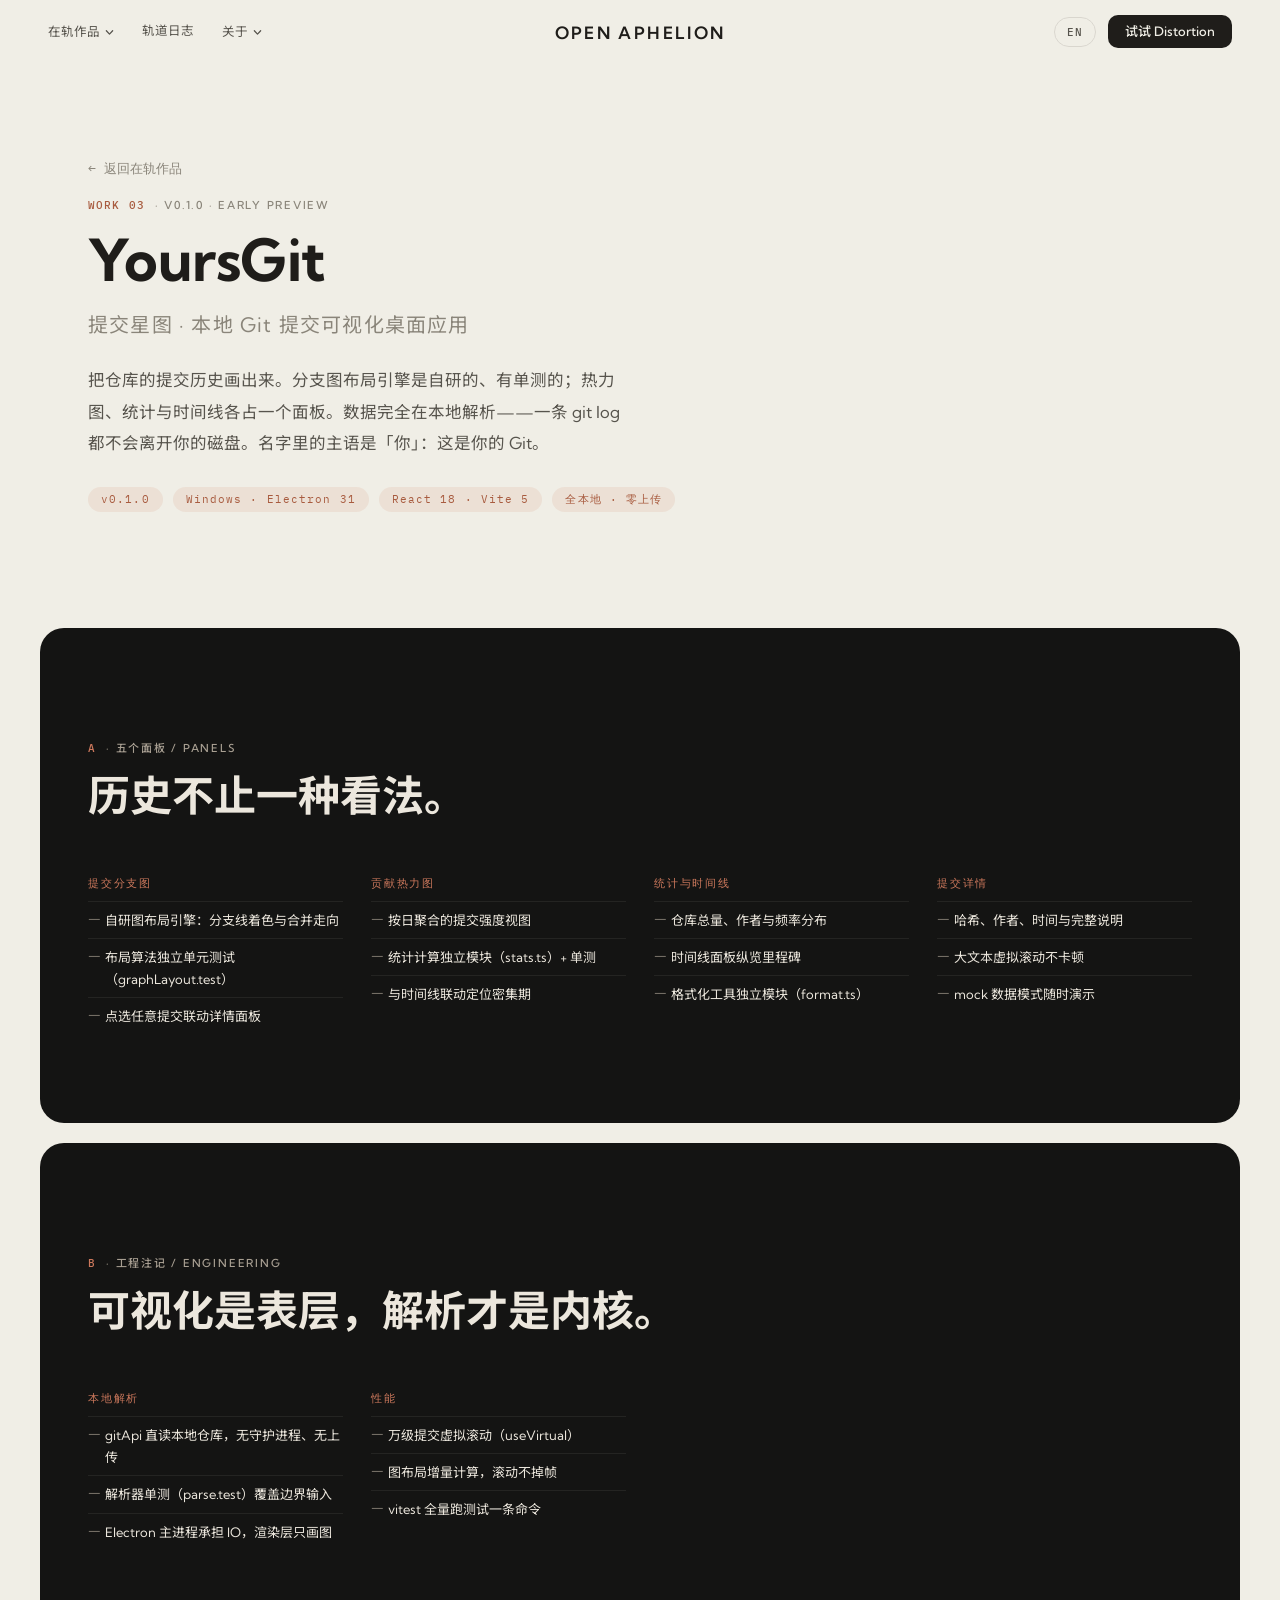
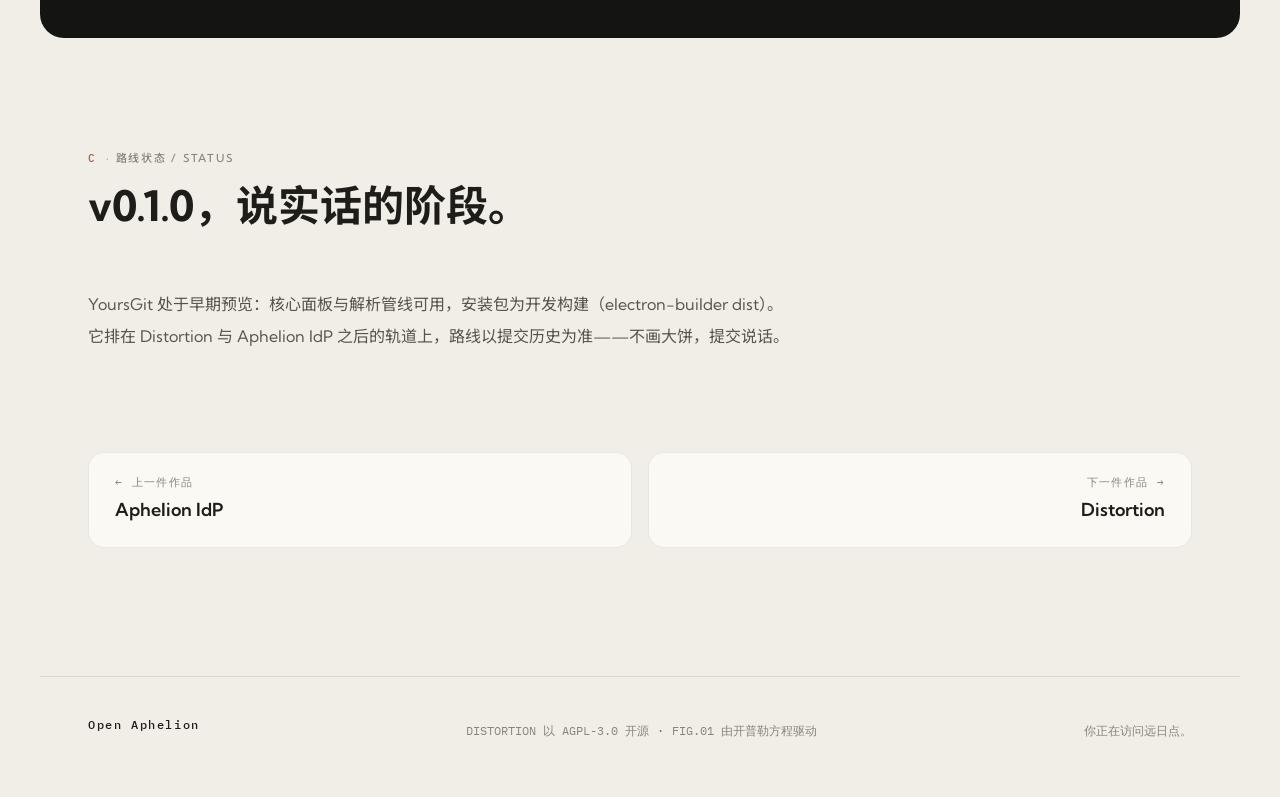
<file: yoursgit.html>
<!doctype html>
<html lang="zh-CN">
<head>
  <meta charset="utf-8">
  <meta name="viewport" content="width=device-width, initial-scale=1">
  <title data-zh="YoursGit — 本地 Git 提交可视化 · Open Aphelion" data-en="YoursGit — Local Git Commit Visualization · Open Aphelion">YoursGit — 本地 Git 提交可视化 · Open Aphelion</title>
  <link rel="icon" type="image/svg+xml" href="favicon.svg">
  <link rel="preconnect" href="https://fonts.googleapis.com">
  <link rel="preconnect" href="https://fonts.gstatic.com" crossorigin>
  <link href="https://fonts.googleapis.com/css2?family=Kumbh+Sans:wght@400;500;600;700&family=Noto+Sans+SC:wght@400;500;700&family=IBM+Plex+Mono:wght@400;500&display=swap" rel="stylesheet">
  <link rel="stylesheet" href="assets/style.css">
</head>
<body>

  <header class="topbar">
    <a class="brand" href="index.html" aria-label="Open Aphelion 首页">
      <span class="brand-name">Open Aphelion</span>
    </a>
    <nav class="topnav" aria-label="主导航">
      <div class="nav-item has-menu">
        <button class="nav-btn" type="button" aria-expanded="false" aria-haspopup="true"><span data-zh="在轨作品" data-en="Works">在轨作品</span><svg class="chev" viewBox="0 0 10 10" focusable="false"><path d="M1.5 3 L5 6.8 L8.5 3" fill="none" stroke="currentColor" stroke-width="1.4" stroke-linecap="round" stroke-linejoin="round"/></svg></button>
        <div class="menu" role="menu">
          <div class="menu-col">
            <p class="menu-title" data-zh="三件作品" data-en="Three works">三件作品</p>
            <a href="distortion.html" role="menuitem"><span data-zh="Distortion" data-en="Distortion">Distortion</span><span class="sub" data-zh="本地 Hi-Fi 无损播放器" data-en="Local Hi-Fi lossless player">本地 Hi-Fi 无损播放器</span></a>
            <a href="idp.html" role="menuitem"><span data-zh="Aphelion IdP" data-en="Aphelion IdP">Aphelion IdP</span><span class="sub" data-zh="统一身份认证 · 零依赖" data-en="Identity provider · zero deps">统一身份认证 · 零依赖</span></a>
            <a href="yoursgit.html" role="menuitem"><span data-zh="YoursGit" data-en="YoursGit">YoursGit</span><span class="sub" data-zh="本地 Git 提交可视化" data-en="Local Git visualization">本地 Git 提交可视化</span></a>
          </div>
          <div class="menu-col">
            <p class="menu-title" data-zh="速览" data-en="Overview">速览</p>
            <a href="index.html#works" role="menuitem" data-zh="作品总览" data-en="Works overview">作品总览</a>
            <a href="index.html#detail" role="menuitem" data-zh="夜航图" data-en="Night chart">夜航图</a>
            <a href="orbit-log.html" role="menuitem" data-zh="轨道日志" data-en="Orbit log">轨道日志</a>
          </div>
        </div>
      </div>
      <a href="orbit-log.html" data-zh="轨道日志" data-en="Orbit Log">轨道日志</a>
      <div class="nav-item has-menu">
        <button class="nav-btn" type="button" aria-expanded="false" aria-haspopup="true"><span data-zh="关于" data-en="About">关于</span><svg class="chev" viewBox="0 0 10 10" focusable="false"><path d="M1.5 3 L5 6.8 L8.5 3" fill="none" stroke="currentColor" stroke-width="1.4" stroke-linecap="round" stroke-linejoin="round"/></svg></button>
        <div class="menu" role="menu">
          <div class="menu-col">
            <p class="menu-title" data-zh="工作室" data-en="Studio">工作室</p>
            <a href="about.html#naming" role="menuitem" data-zh="命名宇宙" data-en="Naming">命名宇宙</a>
            <a href="about.html#principles" role="menuitem" data-zh="工程原则" data-en="Principles">工程原则</a>
            <a href="about.html#team-page" role="menuitem" data-zh="团队" data-en="Crew">团队</a>
            <a href="about.html#colophon" role="menuitem" data-zh="关于本页" data-en="About this page">关于本页</a>
          </div>
        </div>
      </div>
    </nav>
    </div>
    <div class="topbar-right">

      <button class="lang-btn" id="langBtn" type="button">EN</button>

      <a class="nav-cta" href="distortion.html" data-zh="试试 Distortion" data-en="Try Distortion">试试 Distortion</a>

    </div>

  </header>

  <main>
    <section class="subhero">
      <a class="backlink" href="index.html#works" data-zh="← 返回在轨作品" data-en="← Back to works">← 返回在轨作品</a>
      <p class="eyebrow"><em>WORK 03</em>· v0.1.0 · EARLY PREVIEW</p>
      <h1>YoursGit</h1>
      <p class="sub-cn" data-zh="提交星图 · 本地 Git 提交可视化桌面应用" data-en="Commit chart · local Git commit visualization for the desktop">提交星图 · 本地 Git 提交可视化桌面应用</p>
      <p class="lead" data-zh="把仓库的提交历史画出来。分支图布局引擎是自研的、有单测的；热力图、统计与时间线各占一个面板。数据完全在本地解析——一条 git log 都不会离开你的磁盘。名字里的主语是「你」：这是你的 Git。" data-en="Draw your repository's history. The branch-graph layout engine is in-house and unit-tested; heatmap, stats and timeline each get a panel. Everything parses locally — not a single git log leaves your disk. The subject of the name is you: this is your Git.">把仓库的提交历史画出来。分支图布局引擎是自研的、有单测的；热力图、统计与时间线各占一个面板。数据完全在本地解析——一条 git log 都不会离开你的磁盘。名字里的主语是「你」：这是你的 Git。</p>
      <div class="chip-row">
        <span class="chip">v0.1.0</span>
        <span class="chip">Windows · Electron 31</span>
        <span class="chip">React 18 · Vite 5</span>
        <span class="chip" data-zh="全本地 · 零上传" data-en="Fully local · zero upload">全本地 · 零上传</span>
      </div>
    </section>

    <section class="sec night" id="panels">
      <header class="sec-head reveal">
        <p class="eyebrow"><em>A</em>· <span data-zh="五个面板 / PANELS" data-en="Five panels / PANELS">五个面板 / PANELS</span></p>
        <h2 data-zh="历史不止一种看法。" data-en="History has more than one view.">历史不止一种看法。</h2>
      </header>
      <div class="panel-grid">
        <div class="pgroup">
          <h4 data-zh="提交分支图" data-en="Commit graph">提交分支图</h4>
          <ul>
            <li data-zh="自研图布局引擎：分支线着色与合并走向" data-en="In-house layout engine: branch coloring & merge paths">自研图布局引擎：分支线着色与合并走向</li>
            <li data-zh="布局算法独立单元测试（graphLayout.test）" data-en="Layout algorithm under dedicated unit tests">布局算法独立单元测试（graphLayout.test）</li>
            <li data-zh="点选任意提交联动详情面板" data-en="Click any commit to drive the detail panel">点选任意提交联动详情面板</li>
          </ul>
        </div>
        <div class="pgroup">
          <h4 data-zh="贡献热力图" data-en="Heatmap">贡献热力图</h4>
          <ul>
            <li data-zh="按日聚合的提交强度视图" data-en="Per-day commit intensity view">按日聚合的提交强度视图</li>
            <li data-zh="统计计算独立模块（stats.ts）+ 单测" data-en="Stats module (stats.ts) with tests">统计计算独立模块（stats.ts）+ 单测</li>
            <li data-zh="与时间线联动定位密集期" data-en="Cross-linked with the timeline">与时间线联动定位密集期</li>
          </ul>
        </div>
        <div class="pgroup">
          <h4 data-zh="统计与时间线" data-en="Stats & timeline">统计与时间线</h4>
          <ul>
            <li data-zh="仓库总量、作者与频率分布" data-en="Totals, authors and frequency distribution">仓库总量、作者与频率分布</li>
            <li data-zh="时间线面板纵览里程碑" data-en="Timeline panel for milestones">时间线面板纵览里程碑</li>
            <li data-zh="格式化工具独立模块（format.ts）" data-en="Formatting utilities (format.ts)">格式化工具独立模块（format.ts）</li>
          </ul>
        </div>
        <div class="pgroup">
          <h4 data-zh="提交详情" data-en="Commit detail">提交详情</h4>
          <ul>
            <li data-zh="哈希、作者、时间与完整说明" data-en="Hash, author, time and full message">哈希、作者、时间与完整说明</li>
            <li data-zh="大文本虚拟滚动不卡顿" data-en="Virtual scrolling stays smooth">大文本虚拟滚动不卡顿</li>
            <li data-zh="mock 数据模式随时演示" data-en="Mock data mode for instant demos">mock 数据模式随时演示</li>
          </ul>
        </div>
      </div>
    </section>

    <section class="sec night" id="engineering">
      <header class="sec-head reveal">
        <p class="eyebrow"><em>B</em>· <span data-zh="工程注记 / ENGINEERING" data-en="Engineering / ENGINEERING">工程注记 / ENGINEERING</span></p>
        <h2 data-zh="可视化是表层，解析才是内核。" data-en="Visualization is the surface; parsing is the core.">可视化是表层，解析才是内核。</h2>
      </header>
      <div class="panel-grid two">
        <div class="pgroup">
          <h4 data-zh="本地解析" data-en="Local parsing">本地解析</h4>
          <ul>
            <li data-zh="gitApi 直读本地仓库，无守护进程、无上传" data-en="gitApi reads the local repo directly — no daemon, no upload">gitApi 直读本地仓库，无守护进程、无上传</li>
            <li data-zh="解析器单测（parse.test）覆盖边界输入" data-en="Parser unit tests (parse.test) cover edge inputs">解析器单测（parse.test）覆盖边界输入</li>
            <li data-zh="Electron 主进程承担 IO，渲染层只画图" data-en="Main process does IO; renderer only draws">Electron 主进程承担 IO，渲染层只画图</li>
          </ul>
        </div>
        <div class="pgroup">
          <h4 data-zh="性能" data-en="Performance">性能</h4>
          <ul>
            <li data-zh="万级提交虚拟滚动（useVirtual）" data-en="Virtual scrolling for 10k+ commits (useVirtual)">万级提交虚拟滚动（useVirtual）</li>
            <li data-zh="图布局增量计算，滚动不掉帧" data-en="Incremental graph layout — no frame drops">图布局增量计算，滚动不掉帧</li>
            <li data-zh="vitest 全量跑测试一条命令" data-en="One command: vitest run">vitest 全量跑测试一条命令</li>
          </ul>
        </div>
      </div>
    </section>

    <section class="sec" id="roadmap">
      <header class="sec-head reveal">
        <p class="eyebrow"><em>C</em>· <span data-zh="路线状态 / STATUS" data-en="Status / STATUS">路线状态 / STATUS</span></p>
        <h2 data-zh="v0.1.0，说实话的阶段。" data-en="v0.1.0 — the honest stage.">v0.1.0，说实话的阶段。</h2>
      </header>
      <p class="prose reveal" data-zh="YoursGit 处于早期预览：核心面板与解析管线可用，安装包为开发构建（electron-builder dist）。它排在 Distortion 与 Aphelion IdP 之后的轨道上，路线以提交历史为准——不画大饼，提交说话。" data-en="YoursGit is an early preview: core panels and the parsing pipeline work; installers are dev builds (electron-builder dist). It orbits behind Distortion and Aphelion IdP, and the roadmap is the commit history — no promises, commits talk.">YoursGit 处于早期预览：核心面板与解析管线可用，安装包为开发构建（electron-builder dist）。它排在 Distortion 与 Aphelion IdP 之后的轨道上，路线以提交历史为准——不画大饼，提交说话。</p>
    </section>

    <nav class="pn">
      <a href="idp.html"><span class="pn-label" data-zh="← 上一件作品" data-en="← Previous work">← 上一件作品</span><span class="pn-name">Aphelion IdP</span></a>
      <a class="next" href="distortion.html"><span class="pn-label" data-zh="下一件作品 →" data-en="Next work →">下一件作品 →</span><span class="pn-name">Distortion</span></a>
    </nav>
  </main>

  <footer class="foot">
    <p class="foot-brand" aria-label="Open Aphelion"><b>Open Aphelion</b></p>
    <p data-zh-html="DISTORTION 以 AGPL-3.0 开源<i>·</i>FIG.01 由开普勒方程驱动" data-en-html="DISTORTION is open source under AGPL-3.0<i>·</i>FIG.01 is driven by Kepler's equation">DISTORTION 以 AGPL-3.0 开源<i>·</i>FIG.01 由开普勒方程驱动</p>
    <p data-zh="你正在访问远日点。" data-en="You are at the aphelion.">你正在访问远日点。</p>
  </footer>

  <script src="assets/main.js"></script>
</body>
</html>
</file>
<file: assets/style.css>
/* ==========================================================
   OPEN APHELION — Anthropic 式人文印刷风
   象牙双底 #faf9f5 / #f0eee6 · 暖墨 #1f1d1a · book cloth 橙 #d97757
   衬线宣言 + 无衬线正文 + 等宽数据标注。
   动效纪律：rise ≤300ms，hover ≤240ms，尊重 prefers-reduced-motion。
   ========================================================== */

:root {
  /* Anthropic 校准色板：暖米底 + 赤陶点缀 + 实色细线 */
  --ivory: #f0eee6;
  --ivory-2: #e9e6dd;
  --card: #faf9f4;
  --ink: #1f1d1a;
  --ink-2: #57544d;
  --ink-3: #8a857a;
  --line: #d9d6ce;
  --line-soft: rgba(31, 29, 26, .08);
  --accent: #cc785c;
  --accent-deep: #a85b3f;
  --night: #141413;
  --night-ink: #ece7dd;
  --night-ink-2: #a89f92;
  --night-line: rgba(236, 231, 221, .14);

  /* 全站无衬线：Kumbh Sans（拉丁/字标）+ Noto Sans SC（中文）。
     --serif 变量保留以兼容旧引用，但已指向无衬线栈。 */
  --serif: "Kumbh Sans", "Noto Sans SC", system-ui, -apple-system, sans-serif;
  --sans-en: "Kumbh Sans", "Noto Sans SC", system-ui, -apple-system, sans-serif;
  --sans: "Kumbh Sans", "Noto Sans SC", "Microsoft YaHei", system-ui, -apple-system, sans-serif;
  --mono: "IBM Plex Mono", "Cascadia Mono", Consolas, "Courier New", monospace;
}

* { box-sizing: border-box; }

html { scroll-behavior: smooth; }

body {
  margin: 0;
  background: var(--ivory);
  color: var(--ink);
  font: 16px/1.8 var(--sans);
  -webkit-font-smoothing: antialiased;
  text-rendering: optimizeLegibility;
}

::selection { background: var(--accent); color: var(--ivory); }

a { color: inherit; }

h1, h2, h3 { font-family: var(--serif); font-weight: 700; }

/* ---------- 眉标 / 编号体系（sans 小型大写，mono 只做数据） ---------- */
.eyebrow {
  margin: 0 0 16px;
  font: 500 11px/1 var(--sans);
  letter-spacing: .16em;
  color: var(--ink-3);
  text-transform: uppercase;
}
.eyebrow em {
  font-style: normal;
  color: var(--accent-deep);
  margin-right: 10px;
  font-family: var(--mono);
  letter-spacing: .1em;
}

/* ---------- 进入动效（rise ≤300ms） ---------- */
.reveal { opacity: 0; transform: translateY(12px); transition: opacity .3s ease-out, transform .3s ease-out; }
.reveal.in { opacity: 1; transform: none; }
.d1 { transition-delay: .06s; }
.d2 { transition-delay: .12s; }
.d3 { transition-delay: .18s; }

/* ==========================================================
   顶栏 · Anthropic 式导航（照截图布局）
   链接组居左 · 字标绝对居中（全大写宽字距）· 右侧 EN + CTA
   ========================================================== */
.topbar {
  position: sticky;
  top: 0;
  z-index: 50;
  display: flex;
  justify-content: space-between;
  align-items: center;
  gap: 24px;
  padding: 15px clamp(20px, 4vw, 48px);
  background: color-mix(in srgb, var(--ivory) 92%, transparent);
  backdrop-filter: blur(10px);
  -webkit-backdrop-filter: blur(10px);
}

/* ---------- 字标：绝对居中，全大写宽字距 ---------- */
.brand {
  position: absolute;
  left: 50%;
  top: 50%;
  transform: translate(-50%, -50%);
  text-decoration: none;
  line-height: 1;
}
.brand-open,
.brand-name {
  font: 600 17px var(--sans-en);
  color: var(--ink);
  letter-spacing: .14em;
  text-transform: uppercase;
  white-space: nowrap;
}

.topnav {
  display: flex;
  gap: clamp(18px, 2.2vw, 30px);
  align-items: center;
}
.topnav a,
.nav-btn {
  font: 400 12.5px/1 var(--sans);
  color: var(--ink-2);
  text-decoration: none;
  padding: 8px 0;
  background: none;
  border: none;
  cursor: pointer;
  display: inline-flex;
  align-items: center;
  gap: 5px;
  transition: color .24s ease;
}
.topnav a:hover, .nav-btn:hover { color: var(--ink); }
.topnav a[aria-current="page"] { color: var(--ink); font-weight: 500; }

.nav-item { position: relative; }
.nav-btn .chev { width: 9px; height: 9px; transition: transform .24s ease; }
.nav-item.open .chev { transform: rotate(180deg); }
.nav-item.open .nav-btn { color: var(--ink); }

/* ---------- 下拉面板（Anthropic 式白卡多列） ---------- */
.menu {
  position: absolute;
  top: calc(100% + 10px);
  left: -16px;
  transform: translateY(6px);
  display: none;
  background: var(--card);
  border: 1px solid var(--line);
  border-radius: 14px;
  box-shadow: 0 18px 44px rgba(31, 29, 26, .12);
  padding: 22px 26px;
  gap: 40px;
  z-index: 60;
  white-space: nowrap;
}
.nav-item.open .menu { display: flex; animation: menu-in .2s ease-out forwards; }
@keyframes menu-in {
  from { opacity: 0; transform: translateY(2px); }
  to   { opacity: 1; transform: translateY(0); }
}
.menu-col { min-width: 190px; }
.menu-col + .menu-col { padding-left: 40px; border-left: 1px solid var(--line-soft); }
.menu-title {
  margin: 0 0 10px;
  font: 500 10.5px var(--mono);
  letter-spacing: .12em;
  color: var(--ink-3);
  text-transform: uppercase;
}
.menu a {
  display: block;
  padding: 6px 0;
  font: 400 13.5px/1.5 var(--sans);
  color: var(--ink);
  text-decoration: none;
  transition: color .2s ease;
}
.menu a:hover { color: var(--accent-deep); }
.menu a .sub { display: block; font-size: 11.5px; color: var(--ink-3); }

.topbar-right { display: flex; align-items: center; gap: 12px; flex: none; margin-left: auto; }

.lang-btn {
  font: 500 10.5px var(--mono);
  letter-spacing: .08em;
  color: var(--ink-2);
  background: none;
  border: 1px solid var(--line);
  border-radius: 999px;
  padding: 7px 12px;
  cursor: pointer;
  transition: color .24s ease, border-color .24s ease;
}
.lang-btn:hover { color: var(--accent-deep); border-color: var(--accent-deep); }

.nav-cta {
  font: 500 13px/1 var(--sans);
  color: var(--ivory);
  background: var(--ink);
  padding: 10px 17px;
  border-radius: 10px;
  text-decoration: none;
  transition: background .24s ease, transform .24s ease;
}
.nav-cta:hover { background: var(--accent-deep); transform: translateY(-1px); }

/* ==========================================================
   HERO
   ========================================================== */
.hero {
  max-width: 1200px;
  margin: 0 auto;
  padding: clamp(48px, 7vw, 100px) clamp(20px, 4vw, 48px) 0;
}

.hero-grid {
  display: grid;
  grid-template-columns: minmax(0, 10fr) minmax(0, 11fr);
  gap: clamp(28px, 5vw, 64px);
  align-items: center;
}

.hero-copy h1 {
  margin: 0 0 10px;
  font-size: clamp(40px, 5vw, 66px);
  line-height: 1.1;
  letter-spacing: -.005em;
}

/* Hero 超大字标（Kumbh Sans，两级同权） */
.wordmark-hero {
  font-family: var(--sans-en);
  font-weight: 600;
  letter-spacing: -.015em;
  white-space: nowrap;
}
.wordmark-hero .wm-open {
  font-weight: 600;
  color: var(--ink);
  margin-right: .22em;
  letter-spacing: -.015em;
}

.hero-cn {
  margin: 0 0 24px;
  font-family: var(--serif);
  font-weight: 600;
  font-size: clamp(19px, 2vw, 24px);
  letter-spacing: .08em;
  color: var(--ink);
}

.lead {
  margin: 0 0 34px;
  max-width: 33em;
  font-size: 16.5px;
  line-height: 1.9;
  color: var(--ink-2);
}
.lead strong { color: var(--ink); }

.hero-cta { display: flex; flex-wrap: wrap; gap: 14px; align-items: center; }

.btn-solid, .btn-ghost {
  display: inline-block;
  padding: 13px 26px;
  font: 500 14px/1 var(--sans);
  letter-spacing: .02em;
  text-decoration: none;
  border-radius: 10px;
  transition: background .24s ease, color .24s ease, transform .24s ease, border-color .24s ease;
}
.btn-solid { background: var(--ink); color: var(--ivory); }
.btn-solid:hover { background: var(--accent-deep); transform: translateY(-2px); }
.btn-ghost { background: transparent; color: var(--ink-2); border: none; padding-left: 4px; }
.btn-ghost:hover { color: var(--accent-deep); transform: translateY(-2px); }

/* ---------- 轨道图 ---------- */
.orbit-figure { margin: 0; min-width: 0; }
.orbit-figure svg { width: 100%; height: auto; display: block; }

.orbit-figure figcaption {
  margin-top: 14px;
  padding-top: 14px;
  border-top: 1px solid var(--line-soft);
  font: 400 11.5px/1.8 var(--mono);
  color: var(--ink-3);
}

.orbit { fill: none; stroke: var(--ink); stroke-opacity: .42; stroke-width: 1.2; vector-effect: non-scaling-stroke; transition: stroke-opacity .24s ease, stroke .24s ease; }
.orbit.hover { stroke: var(--accent-deep); stroke-opacity: .85; }

.sun-core { fill: var(--accent); }
.sun-halo1 { fill: none; stroke: var(--accent); stroke-opacity: .45; stroke-width: 1; }
.sun-halo2 { fill: none; stroke: var(--accent); stroke-opacity: .16; stroke-width: 1; }

.ap-mark { fill: none; stroke: var(--accent); stroke-width: 1.4; }
.ap-line { stroke: var(--accent); stroke-width: 1; stroke-dasharray: 3 3; }
.ap-label { font: 500 11px var(--mono); letter-spacing: .14em; fill: var(--accent-deep); }
.ap-sub { font: 400 10px var(--sans); fill: var(--ink-3); }

.fig-corner { font: 400 10px var(--mono); letter-spacing: .08em; fill: var(--ink-3); }

.body { cursor: pointer; outline: none; }
.body-dot { fill: var(--ink); transition: fill .24s ease; }
.body-label {
  font: 500 10.5px var(--mono);
  letter-spacing: .12em;
  fill: var(--ink);
  text-anchor: middle;
  opacity: 0;
  transition: opacity .24s ease;
}
.body:hover .body-dot, .body:focus-visible .body-dot { fill: var(--accent-deep); }
.body:hover .body-label, .body:focus-visible .body-label { opacity: 1; }

/* ---------- 彗尾拖迹 ---------- */
.trail-dot { fill: var(--ink); pointer-events: none; }
.trail-dot.t1 { fill: var(--ink); }
.trail-dot.t2 { fill: var(--ink); }

/* ---------- 星空层 ---------- */
.star { fill: var(--ink); pointer-events: none; animation: twinkle 3.4s ease-in-out infinite alternate; }
@keyframes twinkle { from { opacity: .10; } to { opacity: .55; } }

/* ---------- 太阳呼吸 / 点火涟漪 ---------- */
.sun-halo1, .sun-halo2 { transform-box: fill-box; transform-origin: center; }
#orbitSvg:not(.intro) .sun-halo1 { animation: sun-breathe 3.6s ease-in-out infinite; }
#orbitSvg:not(.intro) .sun-halo2 { animation: sun-breathe 3.6s ease-in-out 1.2s infinite; }
@keyframes sun-breathe {
  0%, 100% { transform: scale(1); opacity: 1; }
  50%      { transform: scale(1.07); opacity: .72; }
}
.sun-ripple {
  fill: none; stroke: var(--accent); stroke-width: 1;
  transform-box: fill-box; transform-origin: center;
  animation: sun-ripple 1.15s ease-out forwards;
}
@keyframes sun-ripple {
  from { transform: scale(1); opacity: .55; }
  to   { transform: scale(3.8); opacity: 0; }
}

/* ---------- 描线笔尖 ---------- */
.draw-tip { fill: var(--accent); pointer-events: none; }

/* ---------- 天体信息牌（双行） ---------- */
.body-label .lb-sub {
  font: 400 9.5px var(--mono);
  letter-spacing: .06em;
  fill: var(--ink-3);
}

/* ---------- 时间流速控制 ---------- */
.speed-ctl {
  display: inline-flex;
  gap: 4px;
  margin-left: 12px;
  vertical-align: middle;
}
.speed-btn {
  font: 500 10.5px var(--mono);
  color: var(--ink-3);
  background: none;
  border: 1px solid var(--line);
  border-radius: 999px;
  padding: 4px 11px;
  cursor: pointer;
  transition: color .24s ease, border-color .24s ease, background .24s ease;
}
.speed-btn:hover { color: var(--ink); border-color: var(--ink-3); }
.speed-btn[aria-pressed="true"] {
  color: var(--ivory);
  background: var(--ink);
  border-color: var(--ink);
}

/* ---------- 开场演示动画（JS 时间轴驱动状态类） ---------- */
#orbitSvg.intro .stars,
#orbitSvg.intro .sun,
#orbitSvg.intro .orbit,
#orbitSvg.intro .body,
#orbitSvg.intro .ap-mark,
#orbitSvg.intro .ap-line,
#orbitSvg.intro .ap-label,
#orbitSvg.intro .ap-sub,
#orbitSvg.intro .fig-corner { opacity: 0; }

#orbitSvg.intro .stars { transition: opacity .8s ease; }
#orbitSvg.s-stars .stars { opacity: 1; }

#orbitSvg.intro .sun { transition: opacity .5s ease; }
#orbitSvg.s-sun .sun { opacity: 1; }

#orbitSvg.s-o1 .o1, #orbitSvg.s-o2 .o2, #orbitSvg.s-o3 .o3 { opacity: 1; transition: opacity .35s ease; }

#orbitSvg.s-b1 #body1, #orbitSvg.s-b2 #body2, #orbitSvg.s-b3 #body3 { opacity: 1; transition: opacity .45s ease; }
#orbitSvg.intro .body-dot { transform: scale(0); transform-box: fill-box; transform-origin: center; }
#orbitSvg.s-b1 #body1 .body-dot, #orbitSvg.s-b2 #body2 .body-dot, #orbitSvg.s-b3 #body3 .body-dot {
  transform: scale(1); transition: transform .5s cubic-bezier(.34,1.56,.64,1);
}

#orbitSvg.s-ap .ap-mark, #orbitSvg.s-ap .ap-line, #orbitSvg.s-ap .ap-label, #orbitSvg.s-ap .ap-sub {
  opacity: 1; transition: opacity .6s ease;
}
#orbitSvg.s-fig .fig-corner { opacity: 1; transition: opacity .6s ease; }

.replay-btn {
  margin-left: 12px;
  font: 500 10.5px var(--mono);
  letter-spacing: .08em;
  color: var(--accent-deep);
  background: none;
  border: 1px solid rgba(217, 119, 87, .45);
  border-radius: 999px;
  padding: 4px 12px;
  cursor: pointer;
  transition: background .24s ease, color .24s ease;
}
.replay-btn:hover { background: var(--accent-deep); color: var(--ivory); }

/* ---------- 子页 ---------- */
.subhero {
  max-width: 1200px;
  margin: 0 auto;
  padding: clamp(48px, 7vw, 96px) clamp(20px, 4vw, 48px) 0;
  scroll-margin-top: 72px;
}
.subhero h1 {
  margin: 0 0 14px;
  font-size: clamp(36px, 4.6vw, 58px);
  line-height: 1.15;
  letter-spacing: -.01em;
}
.subhero .sub-cn {
  margin: 0 0 22px;
  font-size: clamp(16px, 1.6vw, 20px);
  color: var(--ink-3);
  letter-spacing: .06em;
}
.subhero .lead { margin-bottom: 28px; }
.chip-row { display: flex; flex-wrap: wrap; gap: 10px; margin-bottom: 34px; }
.chip-row .chip { font-size: 11px; padding: 7px 13px; }

.codeblock {
  background: var(--night);
  color: var(--night-ink);
  border-radius: 14px;
  padding: 22px 24px;
  overflow-x: auto;
  font: 400 12.5px/1.9 var(--mono);
  margin: 0 0 28px;
}
.codeblock .cm { color: var(--night-ink-2); }
.codeblock .hl { color: var(--accent); }

.getbox {
  display: grid;
  grid-template-columns: repeat(2, minmax(0, 1fr));
  gap: 16px;
  max-width: 760px;
}
.getcell {
  background: var(--card);
  border: 1px solid var(--line-soft);
  border-radius: 16px;
  padding: 24px 26px;
}
.getcell h3 { margin: 0 0 8px; font-size: 17px; }
.getcell p { margin: 0; font-size: 13.5px; line-height: 1.9; color: var(--ink-2); }
.getcell .mono { font-family: var(--mono); font-size: 12px; color: var(--accent-deep); }

.backlink {
  display: inline-block;
  margin-bottom: 22px;
  font: 400 12.5px var(--mono);
  color: var(--ink-3);
  text-decoration: none;
  transition: color .24s ease;
}
.backlink:hover { color: var(--accent-deep); }

/* 子页 prev / next */
.pn {
  max-width: 1200px;
  margin: clamp(56px, 8vw, 100px) auto 0;
  padding: 0 clamp(20px, 4vw, 48px);
  display: grid;
  grid-template-columns: 1fr 1fr;
  gap: 16px;
}
.pn a {
  display: block;
  background: var(--card);
  border: 1px solid var(--line-soft);
  border-radius: 16px;
  padding: 22px 26px;
  text-decoration: none;
  transition: transform .24s ease, box-shadow .24s ease;
}
.pn a:hover { transform: translateY(-3px); box-shadow: 0 14px 34px rgba(31,29,26,.07); }
.pn .pn-label { display: block; font: 400 11px var(--mono); letter-spacing: .12em; color: var(--ink-3); margin-bottom: 6px; }
.pn .pn-name { font: 600 18px var(--sans-en); color: var(--ink); }
.pn a.next { text-align: right; }

/* ---------- hero 数据行 ---------- */
.hero-stats {
  list-style: none;
  margin: clamp(44px, 6vw, 76px) 0 0;
  padding: 30px 0 40px;
  border-top: 1px solid var(--line);
  display: grid;
  grid-template-columns: repeat(4, 1fr);
  gap: 20px;
}
.hero-stats li { border-left: 1px solid var(--line-soft); padding-left: 20px; }
.hero-stats b {
  display: block;
  font: 500 clamp(22px, 2.6vw, 30px)/1.15 var(--mono);
  letter-spacing: -.02em;
  color: var(--ink);
}
.hero-stats span { font: 400 12px/1.7 var(--mono); color: var(--ink-3); }

/* ==========================================================
   宣言（衬线大字，Anthropic 式）
   ========================================================== */
.manifesto {
  max-width: 860px;
  margin: 0 auto;
  padding: clamp(72px, 10vw, 140px) clamp(20px, 4vw, 48px);
  text-align: left;
}
.manifesto h2 {
  margin: 0 0 26px;
  font-size: clamp(28px, 3.8vw, 46px);
  line-height: 1.35;
  letter-spacing: .01em;
  font-weight: 700;
}
.manifesto h2 em { font-style: normal; color: var(--accent-deep); }
.manifesto p {
  margin: 0;
  max-width: 36em;
  font-size: 16.5px;
  line-height: 2;
  color: var(--ink-2);
}

/* ==========================================================
   通用 Section
   ========================================================== */
.sec {
  max-width: 1200px;
  margin: 0 auto;
  padding: clamp(64px, 9vw, 120px) clamp(20px, 4vw, 48px) 0;
  scroll-margin-top: 72px;
}

.sec-head { margin-bottom: clamp(36px, 5vw, 56px); }
.sec-head h2 {
  margin: 0 0 12px;
  font-size: clamp(27px, 3.4vw, 42px);
  letter-spacing: 0;
  line-height: 1.25;
}
.sec-sub { margin: 0; color: var(--ink-2); font-size: 15.5px; max-width: 40em; }

.prose { max-width: 44em; margin: 0 0 clamp(36px, 5vw, 56px); color: var(--ink-2); font-size: 16px; line-height: 2; }
.prose strong { color: var(--ink); }

/* 交替底色段 */
.tint { background: var(--ivory-2); }
.tint-wrap { margin-top: clamp(72px, 10vw, 140px); padding-bottom: clamp(56px, 8vw, 100px); }
.tint-wrap .sec { padding-top: clamp(64px, 9vw, 120px); }

/* ==========================================================
   作品卡
   ========================================================== */
.cards {
  display: grid;
  grid-template-columns: repeat(3, minmax(0, 1fr));
  gap: 20px;
}

.card {
  display: flex;
  flex-direction: column;
  background: var(--card);
  border: 1px solid var(--line);
  border-radius: 12px;
  padding: 30px 28px 26px;
  transition: transform .24s ease, box-shadow .24s ease;
}
.card:hover {
  transform: translateY(-4px);
  box-shadow: 0 18px 44px rgba(31, 29, 26, .07);
}
.card:hover .card-no { color: var(--accent-deep); }

.card-top {
  display: flex;
  justify-content: space-between;
  align-items: baseline;
  margin-bottom: 22px;
}
.card-no { font: 500 13px/1 var(--mono); color: var(--ink-3); transition: color .24s ease; }
.chip {
  font: 400 10px/1 var(--mono);
  letter-spacing: .1em;
  color: var(--accent-deep);
  background: color-mix(in srgb, var(--accent) 12%, transparent);
  border-radius: 999px;
  padding: 6px 11px;
}

.card-title { margin: 0 0 6px; font-size: 25px; }
.card-cn {
  font-size: 13.5px;
  font-weight: 600;
  color: var(--ink-3);
  margin-left: 8px;
  letter-spacing: .12em;
}
.card-role {
  margin: 0 0 16px;
  font: 400 12px/1.6 var(--mono);
  color: var(--accent-deep);
}
.card-desc { margin: 0 0 22px; font-size: 14px; line-height: 1.9; color: var(--ink-2); flex: 1; }

.card-meta { margin: 0 0 20px; }
.card-meta div {
  display: grid;
  grid-template-columns: 84px 1fr;
  gap: 12px;
  padding: 9px 0;
  border-top: 1px solid var(--line-soft);
  font: 400 11.5px/1.7 var(--mono);
}
.card-meta dt { color: var(--ink-3); letter-spacing: .08em; }
.card-meta dd { margin: 0; color: var(--ink); }

.card-link {
  font: 400 13px/1 var(--sans);
  text-decoration: none;
  color: var(--ink-2);
  transition: color .24s ease;
}
.card-link:hover { color: var(--accent-deep); }

/* ==========================================================
   夜航图（深色反转段，Anthropic 式更沉静）
   ========================================================== */
.night {
  background: var(--night);
  color: var(--night-ink);
  border-radius: 24px;
  margin-top: clamp(64px, 9vw, 120px);
  padding-bottom: clamp(56px, 7vw, 88px);
}
.sec.night + .sec.night { margin-top: 20px; }
.night .sec-head h2 { color: var(--night-ink); }
.night .eyebrow { color: var(--night-ink-2); }
.night .eyebrow em { color: var(--accent); }
.night .sec-sub { color: var(--night-ink-2); }

.panel {
  border: 1px solid var(--night-line);
  border-radius: 18px;
  padding: clamp(24px, 3vw, 36px);
  margin-bottom: 18px;
  background: rgba(236, 231, 221, .02);
}

.panel-head {
  display: flex;
  align-items: baseline;
  gap: 16px;
  flex-wrap: wrap;
  padding-bottom: 20px;
  margin-bottom: 24px;
  border-bottom: 1px solid var(--night-line);
}
.panel-no { font: 500 13px/1 var(--mono); color: var(--accent); }
.panel-head h3 { margin: 0; font-size: 23px; flex: 1; min-width: 200px; }
.panel-head h3 span {
  font-family: var(--sans);
  font-size: 13px;
  font-weight: 400;
  color: var(--night-ink-2);
  margin-left: 10px;
  letter-spacing: .06em;
}
.panel-flag {
  font: 400 10px/1 var(--mono);
  letter-spacing: .12em;
  color: var(--accent);
  background: rgba(217, 119, 87, .12);
  border-radius: 999px;
  padding: 6px 12px;
}

.panel-grid {
  display: grid;
  grid-template-columns: repeat(4, minmax(0, 1fr));
  gap: 28px;
}
.panel-grid.two { grid-template-columns: repeat(4, minmax(0, 1fr)); }

.pgroup h4 {
  margin: 0 0 12px;
  font: 500 11px/1 var(--mono);
  letter-spacing: .16em;
  color: var(--accent);
}
.pgroup ul { list-style: none; margin: 0; padding: 0; }
.pgroup li {
  position: relative;
  padding: 7px 0 7px 17px;
  font-size: 13px;
  line-height: 1.7;
  color: var(--night-ink);
  border-top: 1px solid rgba(236, 231, 221, .07);
}
.pgroup li::before {
  content: "—";
  position: absolute;
  left: 0;
  color: var(--night-ink-2);
  font-size: 11px;
}
.mono-list li { font: 400 12.5px/1.8 var(--mono); color: var(--night-ink-2); }
.mono-list li::before { content: "·"; color: var(--accent); }

.panel-nums {
  margin: 26px 0 0;
  padding-top: 18px;
  border-top: 1px solid var(--night-line);
  font: 400 12.5px/1.9 var(--mono);
  color: var(--night-ink-2);
}
.panel-nums b { color: var(--night-ink); font-weight: 500; font-size: 15px; }
.panel-nums i { font-style: normal; color: var(--accent); margin: 0 10px; }

/* 设计注记（真实引文） */
.panel-note {
  margin: 22px 0 0;
  padding: 16px 20px;
  border-left: 2px solid var(--accent);
  background: rgba(236, 231, 221, .03);
  border-radius: 0 12px 12px 0;
  font-family: var(--serif);
  font-size: 14.5px;
  line-height: 1.9;
  color: var(--night-ink);
}
.panel-note cite {
  display: block;
  margin-top: 6px;
  font: 400 11px/1.6 var(--mono);
  font-style: normal;
  color: var(--night-ink-2);
}

/* ==========================================================
   轨道日志（时间线）
   ========================================================== */
.log {
  list-style: none;
  margin: 0;
  padding: 0;
  max-width: 780px;
}
.log li {
  position: relative;
  display: grid;
  grid-template-columns: 128px 1fr;
  gap: 22px;
  padding: 22px 0 26px;
  border-top: 1px solid var(--line-soft);
}
.log li:last-child { border-bottom: 1px solid var(--line-soft); }
.log-time {
  font: 400 12px/1.9 var(--mono);
  color: var(--accent-deep);
  letter-spacing: .04em;
}
.log-body b {
  display: block;
  font-family: var(--serif);
  font-size: 17px;
  font-weight: 700;
  margin-bottom: 6px;
}
.log-body p { margin: 0; font-size: 14px; line-height: 1.95; color: var(--ink-2); }

/* ==========================================================
   命名宇宙 · 工程原则
   ========================================================== */
.principles {
  display: grid;
  grid-template-columns: repeat(4, minmax(0, 1fr));
  gap: 28px;
}
.principle { border-top: 1px solid var(--ink); padding-top: 18px; }
.p-no { font: 500 11px/1 var(--mono); color: var(--accent-deep); letter-spacing: .1em; }
.principle h3 { margin: 12px 0 10px; font-size: 18px; }
.principle p { margin: 0; font-size: 13.5px; line-height: 1.95; color: var(--ink-2); }

/* ==========================================================
   开源与 colophon
   ========================================================== */
.openbox {
  display: grid;
  grid-template-columns: 1fr 1fr;
  gap: 20px;
  max-width: 860px;
}
.open-cell {
  background: var(--card);
  border: 1px solid var(--line-soft);
  border-radius: 16px;
  padding: 26px 28px;
}
.open-cell h3 { margin: 0 0 10px; font-size: 19px; }
.open-cell p { margin: 0; font-size: 14px; line-height: 1.95; color: var(--ink-2); }
.open-cell p b { color: var(--ink); }
.open-cell .mono { font-family: var(--mono); font-size: 12px; color: var(--ink-2); }

/* ==========================================================
   团队
   ========================================================== */
.crew { max-width: 600px; }
.crew-name { margin: 0; font-family: var(--serif); font-weight: 700; font-size: 34px; }
.crew-role { margin: 10px 0 18px; font: 400 12px/1 var(--mono); letter-spacing: .16em; color: var(--accent-deep); }
.crew-bio { margin: 0; color: var(--ink-2); font-size: 15.5px; line-height: 2; }

/* ==========================================================
   Footer
   ========================================================== */
.foot {
  max-width: 1200px;
  margin: clamp(72px, 10vw, 130px) auto 0;
  padding: 30px clamp(20px, 4vw, 48px) 44px;
  border-top: 1px solid var(--line);
  display: flex;
  justify-content: space-between;
  gap: 14px;
  flex-wrap: wrap;
  font: 400 11.5px/2 var(--mono);
  color: var(--ink-3);
}
.foot b { color: var(--ink); font-weight: 500; letter-spacing: .14em; }
.foot i { font-style: normal; color: var(--accent-deep); margin: 0 8px; }

.foot-brand { line-height: 1 !important; }
.foot-brand .fb-open,
.foot-brand > span b { font: 600 15px var(--sans-en); color: var(--ink); letter-spacing: -.005em; }

/* 字标彩蛋注解 */
.type-note {
  max-width: 44em;
  margin: 0 0 clamp(36px, 5vw, 56px);
  padding: 16px 22px;
  border-left: 2px solid var(--accent);
  background: var(--card);
  border-radius: 0 12px 12px 0;
  font-size: 14.5px;
  line-height: 2;
  color: var(--ink-2);
}
.type-note p { margin: 0; }
.type-note b { color: var(--ink); }

/* ==========================================================
   响应式
   ========================================================== */
@media (max-width: 960px) {
  .hero-grid { grid-template-columns: 1fr; }
  .cards { grid-template-columns: 1fr; }
  .panel-grid, .panel-grid.two { grid-template-columns: repeat(2, minmax(0, 1fr)); }
  .principles { grid-template-columns: repeat(2, minmax(0, 1fr)); }
  .openbox { grid-template-columns: 1fr; }
}

@media (max-width: 640px) {
  .topnav { display: none; }
  .hero-stats { grid-template-columns: repeat(2, 1fr); row-gap: 28px; }
  .panel-grid, .panel-grid.two { grid-template-columns: 1fr; }
  .principles { grid-template-columns: 1fr; }
  .foot { flex-direction: column; }
  .log li { grid-template-columns: 1fr; gap: 6px; }
}

/* ==========================================================
   动效尊重：prefers-reduced-motion
   ========================================================== */
@media (prefers-reduced-motion: reduce) {
  html { scroll-behavior: auto; }
  .reveal { opacity: 1; transform: none; transition: none; }
  .card:hover { transform: none; }
  .btn-solid:hover, .btn-ghost:hover { transform: none; }
  #orbitSvg.intro .sun, #orbitSvg.intro .orbit, #orbitSvg.intro .body,
  #orbitSvg.intro .ap-mark, #orbitSvg.intro .ap-line, #orbitSvg.intro .ap-label,
  #orbitSvg.intro .ap-sub, #orbitSvg.intro .fig-corner, #orbitSvg.intro .stars { opacity: 1; }
  #orbitSvg.intro .body-dot { transform: none; }
  #orbitSvg:not(.intro) .sun-halo1, #orbitSvg:not(.intro) .sun-halo2 { animation: none; }
  .speed-ctl { display: none; }
}
</file>
